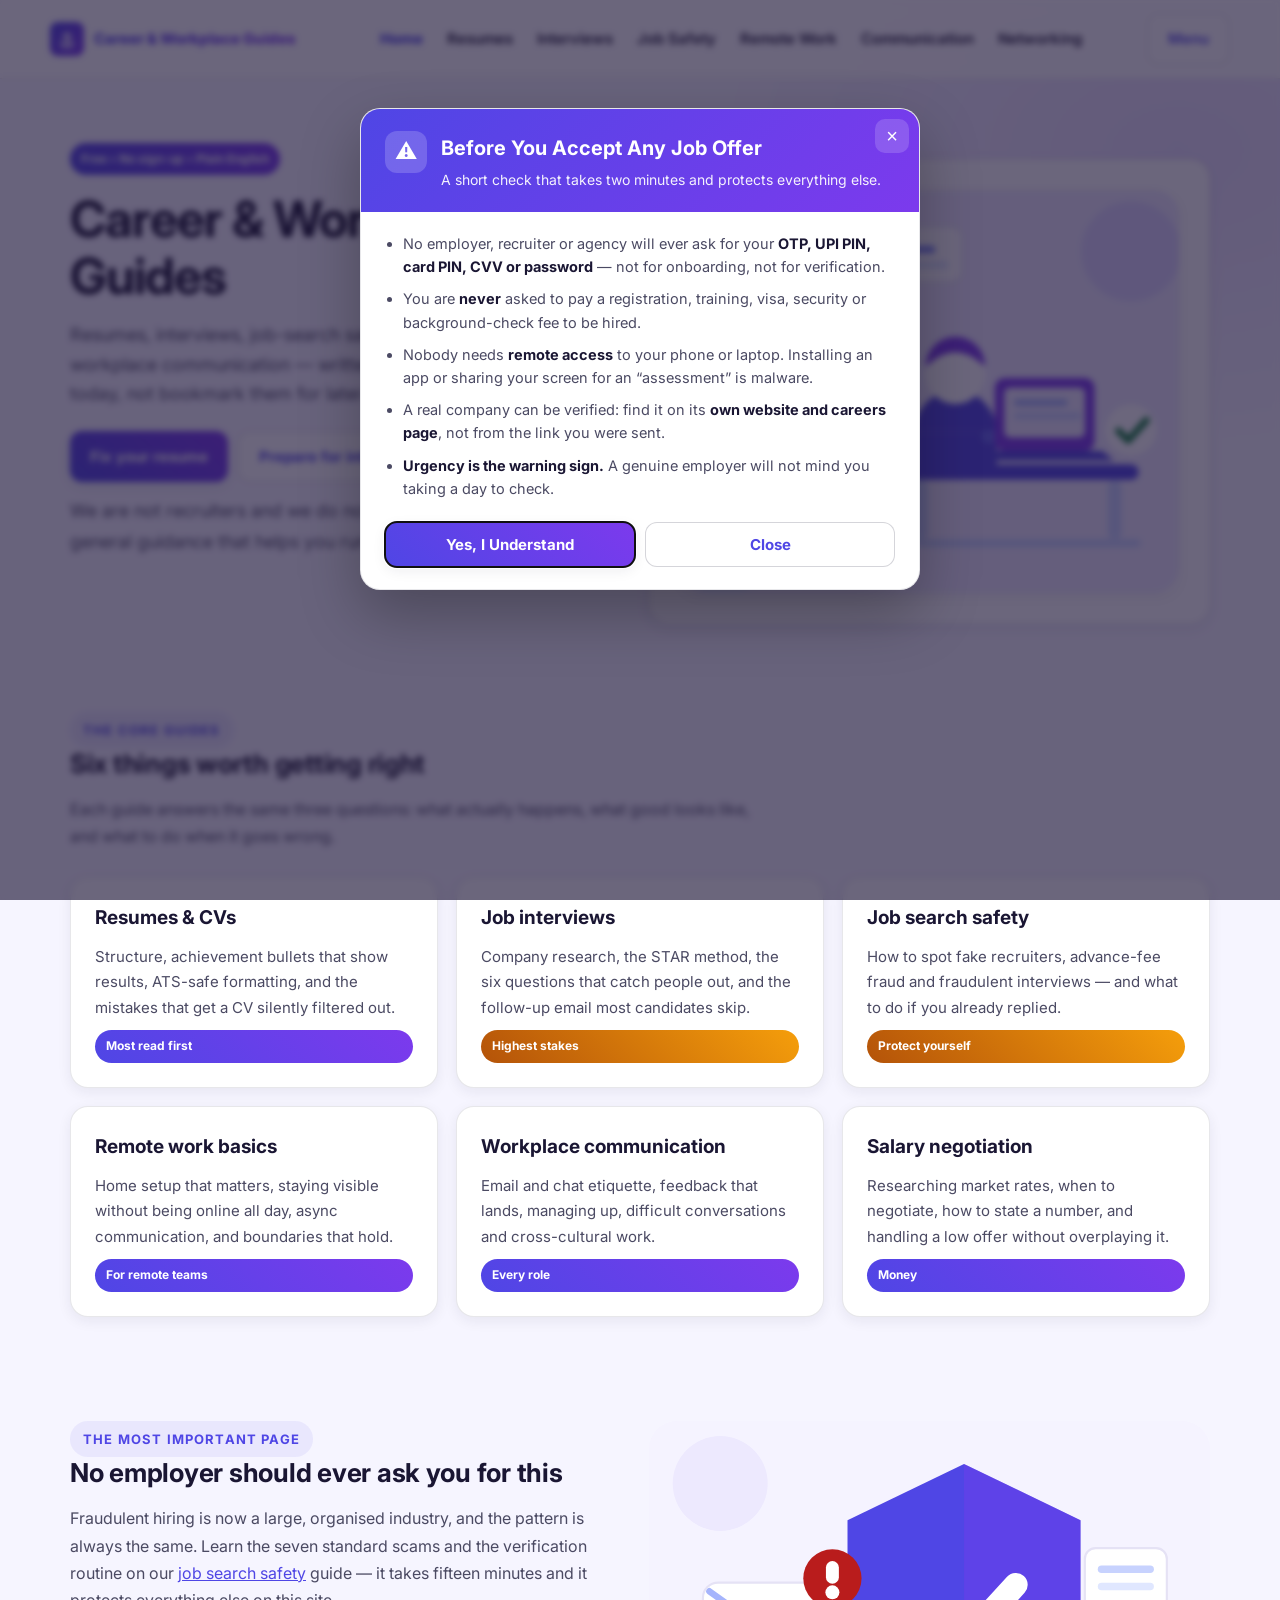
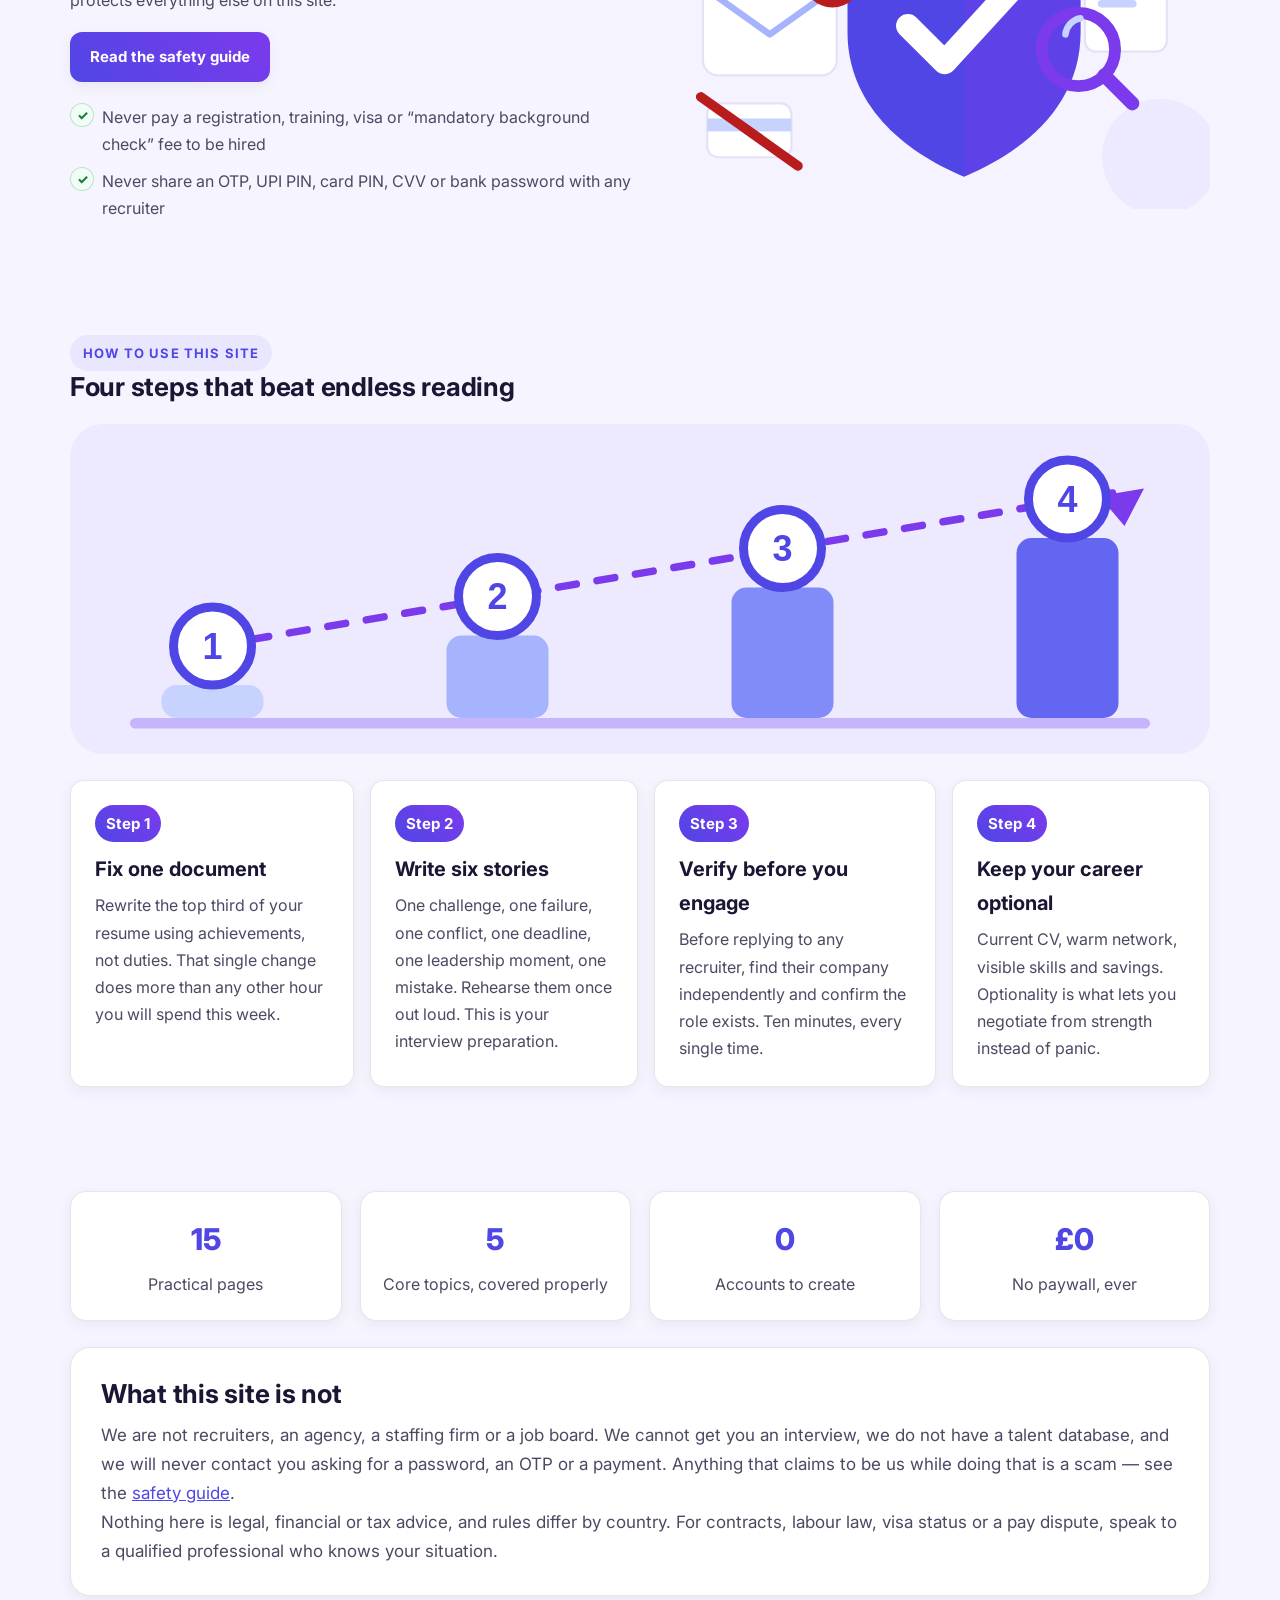
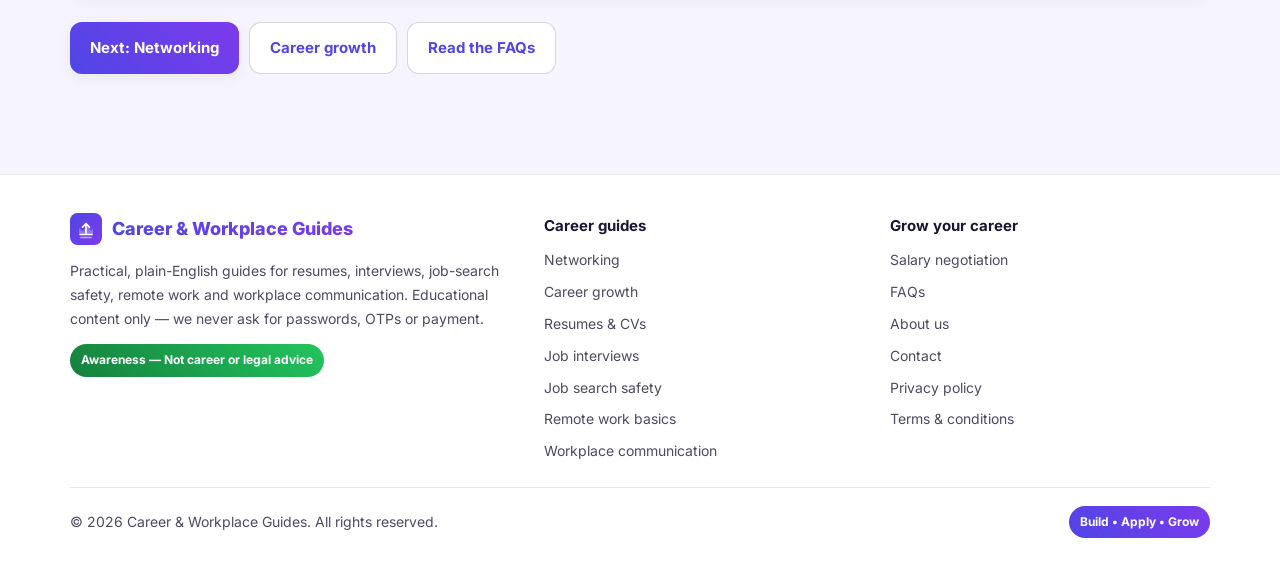
<file: index.html>
<!doctype html>
<html lang="en">

<head>
  <meta charset="utf-8">
  <meta name="viewport" content="width=device-width, initial-scale=1" />
  <link rel="icon" href="favicon.svg">
  <title>Career &amp; Workplace Guides | Resumes, Interviews, Job Safety</title>
  <meta name="description"
    content="Practical, plain-English guides for resumes, interviews, job-search safety, remote work and workplace communication. Free, no sign-up, written to be used.">
  <link rel="preconnect" href="https://fonts.googleapis.com">
  <link rel="preconnect" href="https://fonts.gstatic.com" crossorigin>
  <link href="https://fonts.googleapis.com/css2?family=Inter:wght@400;600;800&display=swap" rel="stylesheet">
  <link rel="stylesheet" href="assets/css/style.css" />
  <script
    type="application/ld+json">{"@context":"https://schema.org","@graph":[{"@type":"WebSite","name":"Career & Workplace Guides","url":"https://careerworkplaceguides.example/","description":"Practical guides for resumes, interviews, job-search safety, remote work and workplace communication."},{"@type":"FAQPage","mainEntity":[{"@type":"Question","name":"Is this site free?","acceptedAnswer":{"@type":"Answer","text":"Completely. No sign-up, no paywall, no email required to read anything. There is no paid tier and no 'premium' unlock."}},{"@type":"Question","name":"Do you help me find a job?","acceptedAnswer":{"@type":"Answer","text":"No. We are not recruiters and we do not have a job board, an agency, or a talent database. We publish general guidance that helps you do the search yourself, and we do not charge fees on anyone's behalf."}},{"@type":"Question","name":"Is this legal or financial advice?","acceptedAnswer":{"@type":"Answer","text":"No. This is general educational information. For anything involving employment contracts, labour law, taxes, visa status or pay disputes, talk to a qualified professional who knows your situation and your country."}}]}]}</script>
</head>

<body>
  <nav class="nav">
    <div class="container nav-inner">
      <a class="logo" href="index.html" aria-label="Career and Workplace Guides home"><img
          src="assets/img/logo-shield.svg" alt="Career and Workplace Guides icon" width="34" height="34"><span> Career
          &amp; Workplace Guides</span></a>
      <div class="menu" data-nav-menu> <a href="index.html" class="active">Home</a>
        <a href="resumes.html">Resumes</a>
        <a href="interviews.html">Interviews</a>
        <a href="job-search-safety.html">Job Safety</a>
        <a href="remote-work.html">Remote Work</a>
        <a href="workplace-communication.html">Communication</a>
        <a href="networking.html">Networking</a>
      </div>
      <div class="right">
        <a class="btn ghost" data-nav-toggle aria-expanded="false">Menu</a>
      </div>
    </div>
  </nav>

  <section class="hero">
    <div class="container">
      <div class="grid-2">
        <div>
          <span class="badge badge-blue">Free &bull; No sign-up &bull; Plain English</span>
          <h1 class="eyebrow-title">Career &amp; Workplace Guides</h1>
          <p style="font-size:18px;line-height:1.65;color:var(--muted);max-width:56ch">Resumes, interviews, job-search
            safety, remote work and workplace communication &mdash; written so you can act on them today, not bookmark
            them for later.</p>
          <div class="kudos">
            <a class="btn" href="resumes.html">Fix your resume</a>
            <a class="btn ghost" href="interviews.html">Prepare for interviews</a>
            <a class="btn ghost" href="job-search-safety.html">Avoid job scams</a>
          </div>
          <p class="hint" style="margin-top:14px">We are not recruiters and we do not have a job board. We publish
            general guidance that helps you run your own search.</p>
        </div>
        <div class="prose-hero">
          <figure class="figure hero-art">
            <img src="assets/img/hero-career.svg" width="520" height="350"
              alt="Illustration of someone working at a desk with a laptop, floating document cards and a rising growth chart.">
          </figure>

        </div>
      </div>
    </div>
  </section>

  <main>
    <section class="section">
      <div class="container">
        <span class="eyebrow">The core guides</span>
        <h2 style="margin:0 0 6px">Six things worth getting right</h2>
        <p style="color:var(--muted);max-width:70ch;margin-bottom:26px">Each guide answers the same three questions:
          what actually happens, what good looks like, and what to do when it goes wrong.</p>
        <div class="showcase">
          <a class="topic" href="resumes.html">
            <h3>Resumes &amp; CVs</h3>
            <p>Structure, achievement bullets that show results, ATS-safe formatting, and the mistakes that get a CV
              silently filtered out.</p>
            <span class="badge">Most read first</span>
          </a>
          <a class="topic" href="interviews.html">
            <h3>Job interviews</h3>
            <p>Company research, the STAR method, the six questions that catch people out, and the follow-up email most
              candidates skip.</p>
            <span class="badge badge-amber">Highest stakes</span>
          </a>
          <a class="topic" href="job-search-safety.html">
            <h3>Job search safety</h3>
            <p>How to spot fake recruiters, advance-fee fraud and fraudulent interviews &mdash; and what to do if you
              already replied.</p>
            <span class="badge badge-amber">Protect yourself</span>
          </a>
          <a class="topic" href="remote-work.html">
            <h3>Remote work basics</h3>
            <p>Home setup that matters, staying visible without being online all day, async communication, and
              boundaries that hold.</p>
            <span class="badge badge-blue">For remote teams</span>
          </a>
          <a class="topic" href="workplace-communication.html">
            <h3>Workplace communication</h3>
            <p>Email and chat etiquette, feedback that lands, managing up, difficult conversations and cross-cultural
              work.</p>
            <span class="badge badge-blue">Every role</span>
          </a>
          <a class="topic" href="salary-negotiation.html">
            <h3>Salary negotiation</h3>
            <p>Researching market rates, when to negotiate, how to state a number, and handling a low offer without
              overplaying it.</p>
            <span class="badge">Money</span>
          </a>
        </div>
      </div>
    </section>

    <section class="section">
      <div class="container">
        <div class="grid-2">
          <div>
            <span class="eyebrow">The most important page</span>
            <h2 style="margin:0 0 12px">No employer should ever ask you for this</h2>
            <p style="color:var(--muted)">Fraudulent hiring is now a large, organised industry, and the pattern is
              always the same. Learn the seven standard scams and the verification routine on our <a
                href="job-search-safety.html">job search safety</a> guide &mdash; it takes fifteen minutes and it
              protects everything else on this site.</p>
            <div class="kudos">
              <a class="btn" href="job-search-safety.html">Read the safety guide</a>
            </div>
            <ul class="checks" style="margin-top:22px">
              <li>Never pay a registration, training, visa or &ldquo;mandatory background check&rdquo; fee to be hired
              </li>
              <li>Never share an OTP, UPI PIN, card PIN, CVV or bank password with any recruiter</li>

            </ul>
          </div>
          <div>
            <figure class="figure" style="margin-bottom:22px">
              <img src="assets/img/safety-check.svg" width="520" height="360" loading="lazy" decoding="async"
                alt="Illustration of a verified shield with a tick, an email marked with a fraud alert, a magnifier over a document, and a payment card crossed out.">
            </figure>

          </div>
        </div>
      </div>
    </section>

    <section class="section">
      <div class="container">
        <span class="eyebrow">How to use this site</span>
        <h2 style="margin:0 0 20px">Four steps that beat endless reading</h2>
        <figure class="figure art-band">
          <img src="assets/img/roadmap-steps.svg" width="760" height="220" loading="lazy" decoding="async"
            alt="Illustration of four numbered steps climbing an ascending bar chart from left to right.">

        </figure>
        <ol class="steps">
          <li class="card">
            <span class="badge badge-blue">Step 1</span>
            <h3 style="margin:10px 0 6px">Fix one document</h3>
            <p style="margin:0;color:var(--muted)">Rewrite the top third of your resume using achievements, not duties.
              That single change does more than any other hour you will spend this week.</p>
          </li>
          <li class="card">
            <span class="badge badge-blue">Step 2</span>
            <h3 style="margin:10px 0 6px">Write six stories</h3>
            <p style="margin:0;color:var(--muted)">One challenge, one failure, one conflict, one deadline, one
              leadership moment, one mistake. Rehearse them once out loud. This is your interview preparation.</p>
          </li>
          <li class="card">
            <span class="badge badge-blue">Step 3</span>
            <h3 style="margin:10px 0 6px">Verify before you engage</h3>
            <p style="margin:0;color:var(--muted)">Before replying to any recruiter, find their company independently
              and confirm the role exists. Ten minutes, every single time.</p>
          </li>
          <li class="card">
            <span class="badge badge-blue">Step 4</span>
            <h3 style="margin:10px 0 6px">Keep your career optional</h3>
            <p style="margin:0;color:var(--muted)">Current CV, warm network, visible skills and savings. Optionality is
              what lets you negotiate from strength instead of panic.</p>
          </li>
        </ol>
      </div>
    </section>

    <section class="section">
      <div class="container">
        <div class="stats">
          <div class="stat">
            <div style="font-size:30px;font-weight:800;color:var(--a)">15</div>
            <p style="margin:6px 0 0;color:var(--muted)">Practical pages</p>
          </div>
          <div class="stat">
            <div style="font-size:30px;font-weight:800;color:var(--a)">5</div>
            <p style="margin:6px 0 0;color:var(--muted)">Core topics, covered properly</p>
          </div>
          <div class="stat">
            <div style="font-size:30px;font-weight:800;color:var(--a)">0</div>
            <p style="margin:6px 0 0;color:var(--muted)">Accounts to create</p>
          </div>
          <div class="stat">
            <div style="font-size:30px;font-weight:800;color:var(--a)">&pound;0</div>
            <p style="margin:6px 0 0;color:var(--muted)">No paywall, ever</p>
          </div>
        </div>
        <div class="prose-hero" style="margin-top:26px">
          <h2 style="margin-top:0">What this site is not</h2>
          <p style="color:var(--muted)">We are not recruiters, an agency, a staffing firm or a job board. We cannot get
            you an interview, we do not have a talent database, and we will never contact you asking for a password, an
            OTP or a payment. Anything that claims to be us while doing that is a scam &mdash; see the <a
              href="job-search-safety.html">safety guide</a>.</p>
          <p style="color:var(--muted);margin-bottom:0">Nothing here is legal, financial or tax advice, and rules differ
            by country. For contracts, labour law, visa status or a pay dispute, speak to a qualified professional who
            knows your situation.</p>
        </div>
        <div class="kudos" style="margin-top:26px">
          <a class="btn" href="networking.html">Next: Networking</a>
          <a class="btn ghost" href="career-growth.html">Career growth</a>
          <a class="btn ghost" href="faqs.html">Read the FAQs</a>
        </div>
      </div>
    </section>
  </main>

  <!-- job offer safety modal -->
  <div class="modal" id="scam-alert" role="dialog" aria-modal="true" aria-labelledby="scam-alert-title"
    aria-describedby="scam-alert-desc" hidden>
    <div class="modal-overlay" data-modal-close></div>
    <div class="modal-card">
      <div class="modal-top">
        <span class="modal-badge" aria-hidden="true">&#9888;</span>
        <div>
          <h2 id="scam-alert-title">Before You Accept Any Job Offer</h2>
          <p id="scam-alert-desc">A short check that takes two minutes and protects everything else.</p>
        </div>
        <button class="modal-close" type="button" data-modal-close aria-label="Close">&#215;</button>
      </div>
      <div class="modal-body">
        <ul>
          <li>No employer, recruiter or agency will ever ask for your <b>OTP, UPI PIN, card PIN, CVV or password</b>
            &mdash; not for onboarding, not for verification.</li>
          <li>You are <b>never</b> asked to pay a registration, training, visa, security or background-check fee to be
            hired.</li>
          <li>Nobody needs <b>remote access</b> to your phone or laptop. Installing an app or sharing your screen for an
            &ldquo;assessment&rdquo; is malware.</li>
          <li>A real company can be verified: find it on its <b>own website and careers page</b>, not from the link you
            were sent.</li>
          <li><b>Urgency is the warning sign.</b> A genuine employer will not mind you taking a day to check.</li>
        </ul>
      </div>
      <div class="modal-foot">
        <button class="btn" type="button" data-modal-accept>Yes, I Understand</button>
        <button class="btn ghost" type="button" data-modal-close>Close</button>
      </div>
    </div>
  </div>
  <div class="container" style="padding:0 0 28px">
    <button class="modal-reopen" type="button" data-modal-open hidden>Show the alert again</button>
  </div>

  <footer class="footer">
    <div class="container">
      <div class="footer-grid">
        <div>
          <a class="logo" href="index.html"><img src="assets/img/logo-shield.svg" alt="" width="32" height="32"><span>
              Career &amp; Workplace Guides</span></a>
          <p>Practical, plain-English guides for resumes, interviews, job-search safety, remote work and workplace
            communication. Educational content only &mdash; we never ask for passwords, OTPs or payment.</p>
          <span class="badge badge-green">Awareness &mdash; Not career or legal advice</span>
        </div>
        <div>
          <h4>Career guides</h4>
          <ul class="footer-links">
            <li><a href="networking.html">Networking</a></li>
            <li><a href="career-growth.html">Career growth</a></li>
            <li><a href="resumes.html">Resumes &amp; CVs</a></li>
            <li><a href="interviews.html">Job interviews</a></li>
            <li><a href="job-search-safety.html">Job search safety</a></li>
            <li><a href="remote-work.html">Remote work basics</a></li>
            <li><a href="workplace-communication.html">Workplace communication</a></li>
          </ul>
        </div>
        <div>
          <h4>Grow your career</h4>
          <ul class="footer-links">
            <li><a href="salary-negotiation.html">Salary negotiation</a></li>
            <li><a href="faqs.html">FAQs</a></li>
            <li><a href="about.html">About us</a></li>
            <li><a href="contact-us.html">Contact</a></li>
            <li><a href="privacy-policy.html">Privacy policy</a></li>
            <li><a href="terms-conditions.html">Terms &amp; conditions</a></li>
          </ul>
        </div>
      </div>
      <div class="footer-bottom">
        <div>&copy; <span data-year>2026</span> Career &amp; Workplace Guides. All rights reserved.</div>
        <div style="display:flex;gap:10px;align-items:center;flex-wrap:wrap"><span class="badge">Build &bull; Apply
            &bull; Grow</span></div>
      </div>
    </div>
  </footer>
  <script src="assets/js/main.js"></script>
</body>

</html>
</file>
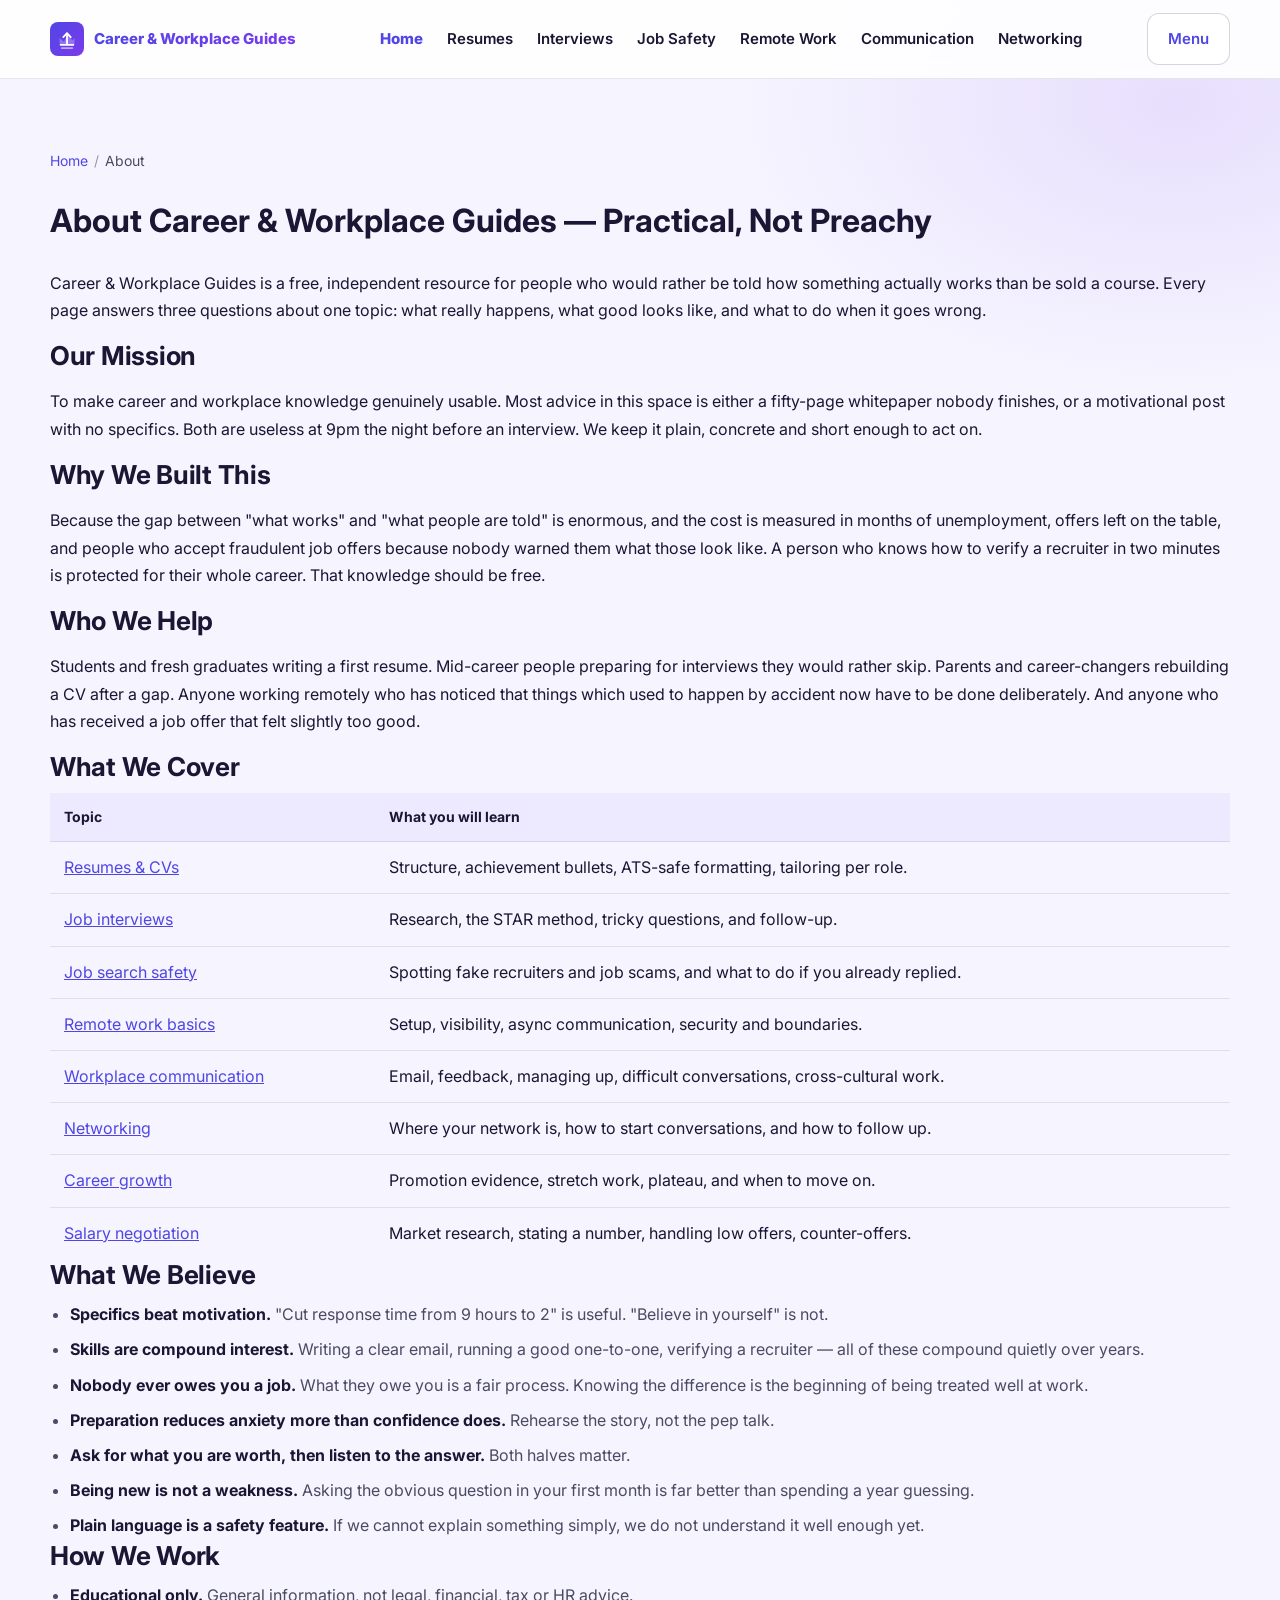
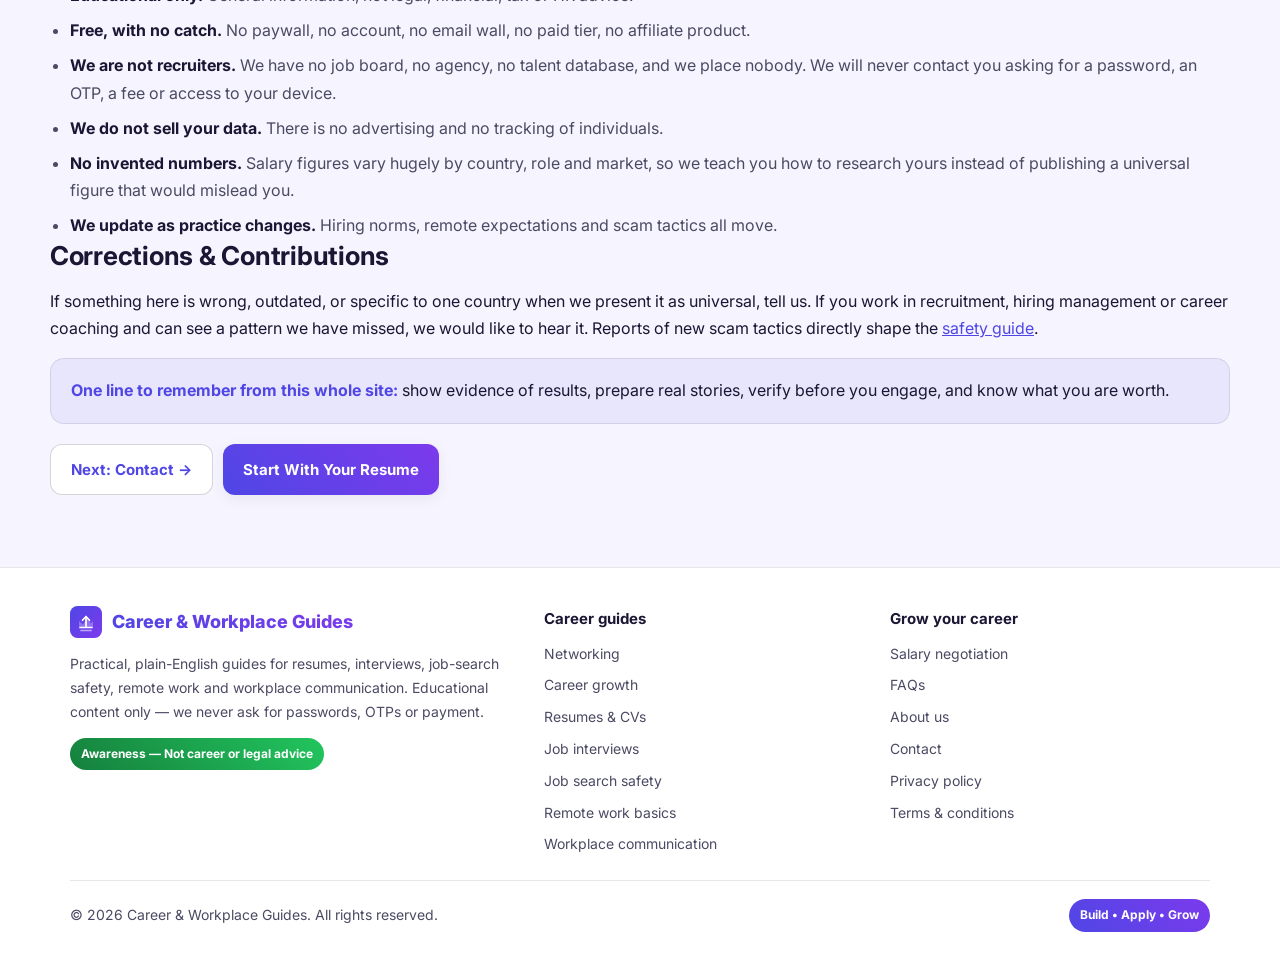
<file: about.html>
<!doctype html>
<html lang="en">
<head>
<meta charset="utf-8">
<meta name="viewport" content="width=device-width, initial-scale=1"/>
<link rel="icon" href="favicon.svg">
<title>About | Career &amp; Workplace Guides</title>
<meta name="description" content="About Career and Workplace Guides: an independent, free resource with plain-English guides on resumes, interviews, job-search safety, remote work and workplace communication.">
<link rel="preconnect" href="https://fonts.googleapis.com"><link rel="preconnect" href="https://fonts.gstatic.com" crossorigin>
<link href="https://fonts.googleapis.com/css2?family=Inter:wght@400;600;800&display=swap" rel="stylesheet">
<link rel="stylesheet" href="assets/css/style.css" />
<script type="application/ld+json">{"@context":"https://schema.org","@graph":[{"@type":"AboutPage","name":"About Career & Workplace Guides","url":"https://careerworkplaceguides.example/about.html"},{"@type":"Organization","name":"Career & Workplace Guides","url":"https://careerworkplaceguides.example"}]}</script>
</head>
<body>
  <nav class="nav">
    <div class="container nav-inner">
      <a class="logo" href="index.html" aria-label="Career and Workplace Guides home"><img
          src="assets/img/logo-shield.svg" alt="Career and Workplace Guides icon" width="34" height="34"><span> Career
          &amp; Workplace Guides</span></a>
      <div class="menu" data-nav-menu> <a href="index.html" class="active">Home</a>
        <a href="resumes.html">Resumes</a>
        <a href="interviews.html">Interviews</a>
        <a href="job-search-safety.html">Job Safety</a>
        <a href="remote-work.html">Remote Work</a>
        <a href="workplace-communication.html">Communication</a>
        <a href="networking.html">Networking</a>
      </div>
      <div class="right">
        <a class="btn ghost" data-nav-toggle aria-expanded="false">Menu</a>
      </div>
    </div>
  </nav>
<main class="section container">
  <nav class="breadcrumb"><a href="index.html">Home</a><span class="sep">/</span><span>About</span></nav>
  <h1>About Career &amp; Workplace Guides &mdash; Practical, Not Preachy</h1>
  <p>Career &amp; Workplace Guides is a free, independent resource for people who would rather be told how something actually works than be sold a course. Every page answers three questions about one topic: what really happens, what good looks like, and what to do when it goes wrong.</p>
  <h2>Our Mission</h2><p>To make career and workplace knowledge genuinely usable. Most advice in this space is either a fifty-page whitepaper nobody finishes, or a motivational post with no specifics. Both are useless at 9pm the night before an interview. We keep it plain, concrete and short enough to act on.</p>
  <h2>Why We Built This</h2><p>Because the gap between "what works" and "what people are told" is enormous, and the cost is measured in months of unemployment, offers left on the table, and people who accept fraudulent job offers because nobody warned them what those look like. A person who knows how to verify a recruiter in two minutes is protected for their whole career. That knowledge should be free.</p>
  <h2>Who We Help</h2><p>Students and fresh graduates writing a first resume. Mid-career people preparing for interviews they would rather skip. Parents and career-changers rebuilding a CV after a gap. Anyone working remotely who has noticed that things which used to happen by accident now have to be done deliberately. And anyone who has received a job offer that felt slightly too good.</p>
  <h2>What We Cover</h2>
  <table class="table"><thead><tr><th>Topic</th><th>What you will learn</th></tr></thead><tbody><tr><td><a href="resumes.html">Resumes &amp; CVs</a></td><td>Structure, achievement bullets, ATS-safe formatting, tailoring per role.</td></tr><tr><td><a href="interviews.html">Job interviews</a></td><td>Research, the STAR method, tricky questions, and follow-up.</td></tr><tr><td><a href="job-search-safety.html">Job search safety</a></td><td>Spotting fake recruiters and job scams, and what to do if you already replied.</td></tr><tr><td><a href="remote-work.html">Remote work basics</a></td><td>Setup, visibility, async communication, security and boundaries.</td></tr><tr><td><a href="workplace-communication.html">Workplace communication</a></td><td>Email, feedback, managing up, difficult conversations, cross-cultural work.</td></tr><tr><td><a href="networking.html">Networking</a></td><td>Where your network is, how to start conversations, and how to follow up.</td></tr><tr><td><a href="career-growth.html">Career growth</a></td><td>Promotion evidence, stretch work, plateau, and when to move on.</td></tr><tr><td><a href="salary-negotiation.html">Salary negotiation</a></td><td>Market research, stating a number, handling low offers, counter-offers.</td></tr></tbody></table>
  <h2>What We Believe</h2>
  <ul class="list">
    <li><strong>Specifics beat motivation.</strong> "Cut response time from 9 hours to 2" is useful. "Believe in yourself" is not.</li>
    <li><strong>Skills are compound interest.</strong> Writing a clear email, running a good one-to-one, verifying a recruiter &mdash; all of these compound quietly over years.</li>
    <li><strong>Nobody ever owes you a job.</strong> What they owe you is a fair process. Knowing the difference is the beginning of being treated well at work.</li>
    <li><strong>Preparation reduces anxiety more than confidence does.</strong> Rehearse the story, not the pep talk.</li>
    <li><strong>Ask for what you are worth, then listen to the answer.</strong> Both halves matter.</li>
    <li><strong>Being new is not a weakness.</strong> Asking the obvious question in your first month is far better than spending a year guessing.</li>
    <li><strong>Plain language is a safety feature.</strong> If we cannot explain something simply, we do not understand it well enough yet.</li>
  </ul>
  <h2>How We Work</h2>
  <ul class="list">
    <li><strong>Educational only.</strong> General information, not legal, financial, tax or HR advice.</li>
    <li><strong>Free, with no catch.</strong> No paywall, no account, no email wall, no paid tier, no affiliate product.</li>
    <li><strong>We are not recruiters.</strong> We have no job board, no agency, no talent database, and we place nobody. We will never contact you asking for a password, an OTP, a fee or access to your device.</li>
    <li><strong>We do not sell your data.</strong> There is no advertising and no tracking of individuals.</li>
    <li><strong>No invented numbers.</strong> Salary figures vary hugely by country, role and market, so we teach you how to research yours instead of publishing a universal figure that would mislead you.</li>
    <li><strong>We update as practice changes.</strong> Hiring norms, remote expectations and scam tactics all move.</li>
  </ul>
  <h2>Corrections &amp; Contributions</h2>
  <p>If something here is wrong, outdated, or specific to one country when we present it as universal, tell us. If you work in recruitment, hiring management or career coaching and can see a pattern we have missed, we would like to hear it. Reports of new scam tactics directly shape the <a href="job-search-safety.html">safety guide</a>.</p>
  <div class="note"><b>One line to remember from this whole site:</b> show evidence of results, prepare real stories, verify before you engage, and know what you are worth.</div>
  <div style="display:flex;gap:10px;flex-wrap:wrap;margin-top:20px"><a class="btn ghost" href="contact-us.html">Next: Contact &rarr;</a><a class="btn" href="resumes.html">Start With Your Resume</a></div>
</main>
<footer class="footer">
  <div class="container">
    <div class="footer-grid">
      <div>
        <a class="logo" href="index.html"><img src="assets/img/logo-shield.svg" alt="" width="32" height="32"><span> Career &amp; Workplace Guides</span></a>
        <p>Practical, plain-English guides for resumes, interviews, job-search safety, remote work and workplace communication. Educational content only &mdash; we never ask for passwords, OTPs or payment.</p>
        <span class="badge badge-green">Awareness &mdash; Not career or legal advice</span>
      </div>
      <div>
        <h4>Career guides</h4>
        <ul class="footer-links">
           <li><a href="networking.html">Networking</a></li>
          <li><a href="career-growth.html">Career growth</a></li>
          <li><a href="resumes.html">Resumes &amp; CVs</a></li>
          <li><a href="interviews.html">Job interviews</a></li>
          <li><a href="job-search-safety.html">Job search safety</a></li>
          <li><a href="remote-work.html">Remote work basics</a></li>
          <li><a href="workplace-communication.html">Workplace communication</a></li>
        </ul>
      </div>
      <div>
        <h4>Grow your career</h4>
        <ul class="footer-links">
         
          <li><a href="salary-negotiation.html">Salary negotiation</a></li>
          <li><a href="faqs.html">FAQs</a></li>
          <li><a href="about.html">About us</a></li>
          <li><a href="contact-us.html">Contact</a></li>
          <li><a href="privacy-policy.html">Privacy policy</a></li>
          <li><a href="terms-conditions.html">Terms &amp; conditions</a></li>
        </ul>
      </div>
    </div>
    <div class="footer-bottom">
      <div>&copy; <span data-year>2026</span> Career &amp; Workplace Guides. All rights reserved.</div>
      <div style="display:flex;gap:10px;align-items:center;flex-wrap:wrap"><span class="badge">Build &bull; Apply &bull; Grow</span></div>
    </div>
  </div>
</footer>
<script src="assets/js/main.js"></script>
</body>
</html>
</file>
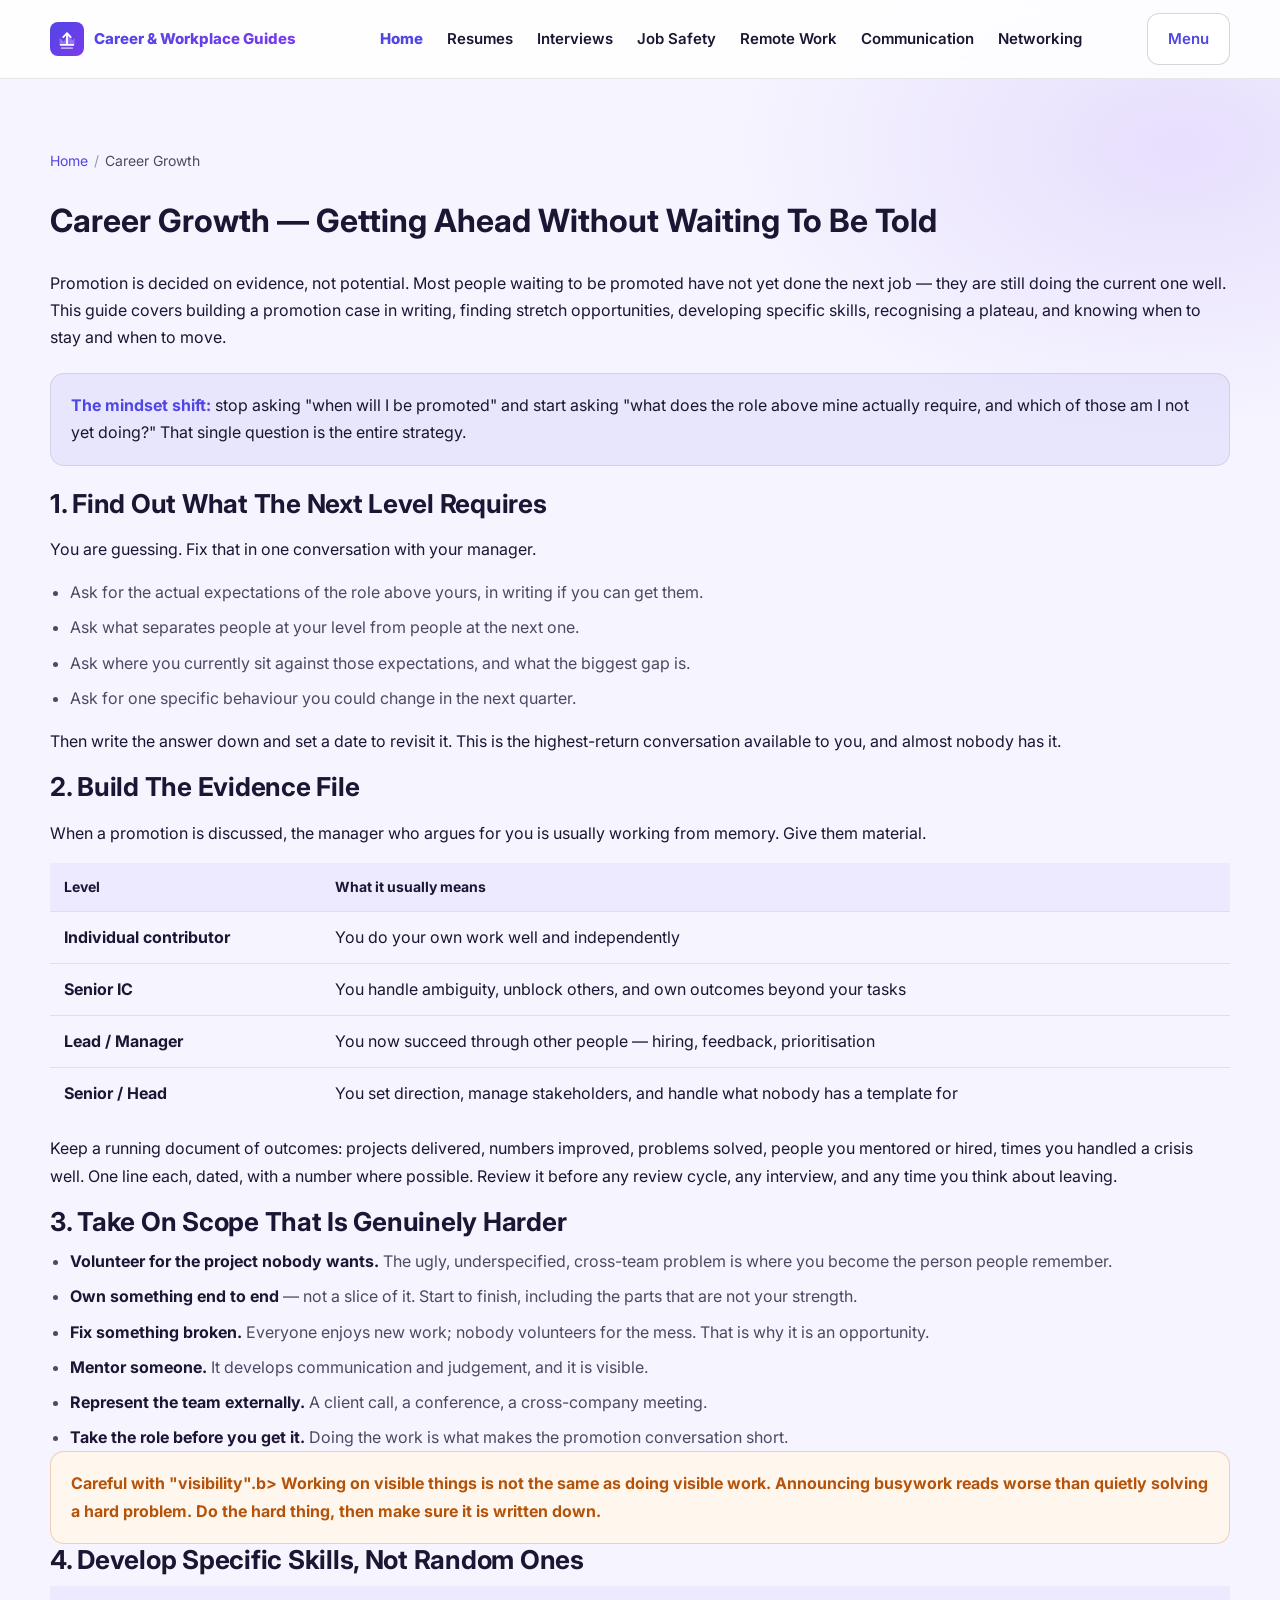
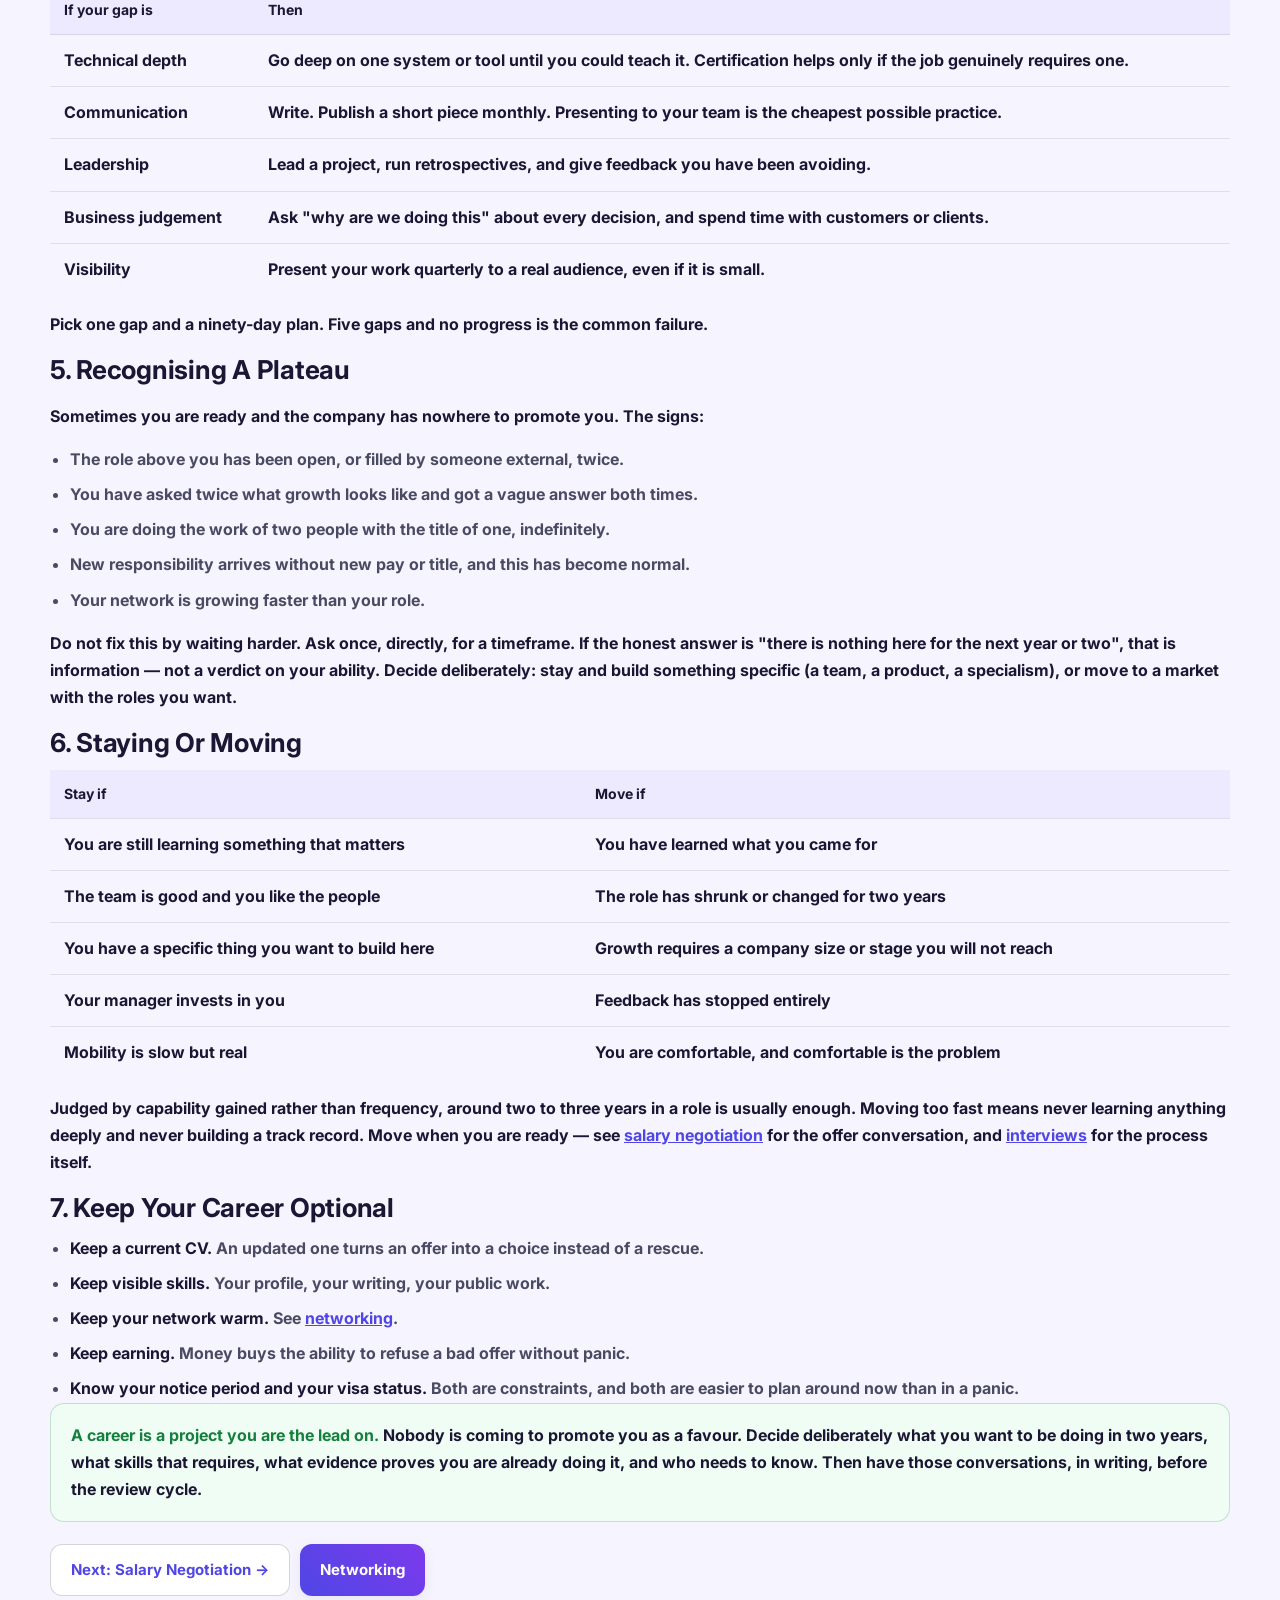
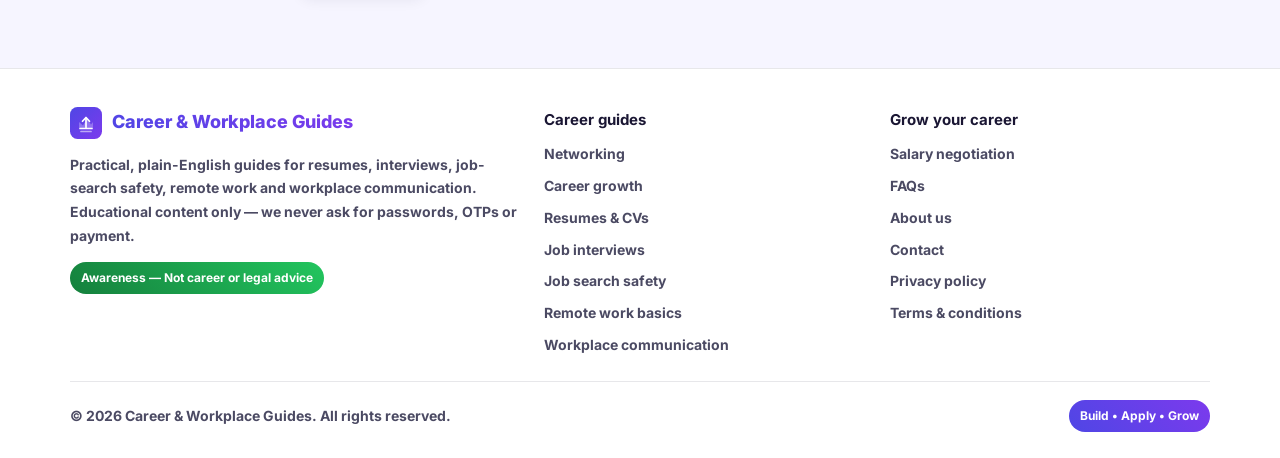
<file: career-growth.html>
<!doctype html>
<html lang="en">
<head>
<meta charset="utf-8">
<meta name="viewport" content="width=device-width, initial-scale=1"/>
<link rel="icon" href="favicon.svg">
<title>Career Growth &amp; Promotion | Career &amp; Workplace Guides</title>
<meta name="description" content="How to grow your career: building a promotion case, finding stretch opportunities, developing skills deliberately, handling a plateau, and deciding whether to stay or move on.">
<link rel="preconnect" href="https://fonts.googleapis.com"><link rel="preconnect" href="https://fonts.gstatic.com" crossorigin>
<link href="https://fonts.googleapis.com/css2?family=Inter:wght@400;600;800&display=swap" rel="stylesheet">
<link rel="stylesheet" href="assets/css/style.css" />
<script type="application/ld+json">{"@context":"https://schema.org","@graph":[{"@type":"Article","headline":"Career Growth \u2014 Getting Promoted Without Waiting To Be Asked","url":"https://careerworkplaceguides.example/career-growth.html"},{"@type":"FAQPage","mainEntity":[{"@type":"Question","name":"How do I get promoted?","acceptedAnswer":{"@type":"Answer","text":"By doing the next role well before you are given it, and making it visible in writing. Most managers promote on evidence, not potential. Take on scope that is genuinely harder, deliver it reliably, record the results, and have an explicit conversation about what the next level requires."}},{"@type":"Question","name":"What if I am stuck at the same level for a long time?","acceptedAnswer":{"@type":"Answer","text":"First establish whether the ceiling is the role, the company, or your own development. Ask your manager directly what the next level requires and where you fall short against it. If the answer is unclear after two attempts, the market for your skills is the fastest route out."}},{"@type":"Question","name":"Should I change jobs often?","acceptedAnswer":{"@type":"Answer","text":"Judged by capability gained, not by frequency. Around two to three years in a role is usually enough to be useful; moving too fast means never learning anything deeply and building no track record. Move when you have learned what you came for, not when a role becomes slightly uncomfortable."}}]}]}</script>
</head>
<body>
  <nav class="nav">
    <div class="container nav-inner">
      <a class="logo" href="index.html" aria-label="Career and Workplace Guides home"><img
          src="assets/img/logo-shield.svg" alt="Career and Workplace Guides icon" width="34" height="34"><span> Career
          &amp; Workplace Guides</span></a>
      <div class="menu" data-nav-menu> <a href="index.html" class="active">Home</a>
        <a href="resumes.html">Resumes</a>
        <a href="interviews.html">Interviews</a>
        <a href="job-search-safety.html">Job Safety</a>
        <a href="remote-work.html">Remote Work</a>
        <a href="workplace-communication.html">Communication</a>
        <a href="networking.html">Networking</a>
      </div>
      <div class="right">
        <a class="btn ghost" data-nav-toggle aria-expanded="false">Menu</a>
      </div>
    </div>
  </nav>
<main class="section container">
  <nav class="breadcrumb"><a href="index.html">Home</a><span class="sep">/</span><span>Career Growth</span></nav>
  <h1>Career Growth &mdash; Getting Ahead Without Waiting To Be Told</h1>
  <p>Promotion is decided on evidence, not potential. Most people waiting to be promoted have not yet done the next job &mdash; they are still doing the current one well. This guide covers building a promotion case in writing, finding stretch opportunities, developing specific skills, recognising a plateau, and knowing when to stay and when to move.</p>
  <div class="note" style="margin:22px 0"><b>The mindset shift:</b> stop asking "when will I be promoted" and start asking "what does the role above mine actually require, and which of those am I not yet doing?" That single question is the entire strategy.</div>

  <h2>1. Find Out What The Next Level Requires</h2>
  <p>You are guessing. Fix that in one conversation with your manager.</p>
  <ul class="list">
    <li>Ask for the actual expectations of the role above yours, in writing if you can get them.</li>
    <li>Ask what separates people at your level from people at the next one.</li>
    <li>Ask where you currently sit against those expectations, and what the biggest gap is.</li>
    <li>Ask for one specific behaviour you could change in the next quarter.</li>
  </ul>
  <p>Then write the answer down and set a date to revisit it. This is the highest-return conversation available to you, and almost nobody has it.</p>

  <h2>2. Build The Evidence File</h2>
  <p>When a promotion is discussed, the manager who argues for you is usually working from memory. Give them material.</p>
  <table class="table"><thead><tr><th>Level</th><th>What it usually means</th></tr></thead><tbody><tr><td><strong>Individual contributor</strong></td><td>You do your own work well and independently</td></tr><tr><td><strong>Senior IC</strong></td><td>You handle ambiguity, unblock others, and own outcomes beyond your tasks</td></tr><tr><td><strong>Lead / Manager</strong></td><td>You now succeed through other people &mdash; hiring, feedback, prioritisation</td></tr><tr><td><strong>Senior / Head</strong></td><td>You set direction, manage stakeholders, and handle what nobody has a template for</td></tr></tbody></table>
  <p>Keep a running document of outcomes: projects delivered, numbers improved, problems solved, people you mentored or hired, times you handled a crisis well. One line each, dated, with a number where possible. Review it before any review cycle, any interview, and any time you think about leaving.</p>

  <h2>3. Take On Scope That Is Genuinely Harder</h2>
  <ul class="list">
    <li><strong>Volunteer for the project nobody wants.</strong> The ugly, underspecified, cross-team problem is where you become the person people remember.</li>
    <li><strong>Own something end to end</strong> &mdash; not a slice of it. Start to finish, including the parts that are not your strength.</li>
    <li><strong>Fix something broken.</strong> Everyone enjoys new work; nobody volunteers for the mess. That is why it is an opportunity.</li>
    <li><strong>Mentor someone.</strong> It develops communication and judgement, and it is visible.</li>
    <li><strong>Represent the team externally.</strong> A client call, a conference, a cross-company meeting.</li>
    <li><strong>Take the role before you get it.</strong> Doing the work is what makes the promotion conversation short.</li>
  </ul>
  <div class="note warn"><b>Careful with "visibility".b> Working on visible things is not the same as doing visible work. Announcing busywork reads worse than quietly solving a hard problem. Do the hard thing, then make sure it is written down.</div>

  <h2>4. Develop Specific Skills, Not Random Ones</h2>
  <table class="table"><thead><tr><th>If your gap is</th><th>Then</th></tr></thead><tbody><tr><td>Technical depth</td><td>Go deep on one system or tool until you could teach it. Certification helps only if the job genuinely requires one.</td></tr><tr><td>Communication</td><td>Write. Publish a short piece monthly. Presenting to your team is the cheapest possible practice.</td></tr><tr><td>Leadership</td><td>Lead a project, run retrospectives, and give feedback you have been avoiding.</td></tr><tr><td>Business judgement</td><td>Ask "why are we doing this" about every decision, and spend time with customers or clients.</td></tr><tr><td>Visibility</td><td>Present your work quarterly to a real audience, even if it is small.</td></tr></tbody></table>
  <p>Pick one gap and a ninety-day plan. Five gaps and no progress is the common failure.</p>

  <h2>5. Recognising A Plateau</h2>
  <p>Sometimes you are ready and the company has nowhere to promote you. The signs:</p>
  <ul class="list">
    <li>The role above you has been open, or filled by someone external, twice.</li>
    <li>You have asked twice what growth looks like and got a vague answer both times.</li>
    <li>You are doing the work of two people with the title of one, indefinitely.</li>
    <li>New responsibility arrives without new pay or title, and this has become normal.</li>
    <li>Your network is growing faster than your role.</li>
  </ul>
  <p>Do not fix this by waiting harder. Ask once, directly, for a timeframe. If the honest answer is "there is nothing here for the next year or two", that is information &mdash; not a verdict on your ability. Decide deliberately: stay and build something specific (a team, a product, a specialism), or move to a market with the roles you want.</p>

  <h2>6. Staying Or Moving</h2>
  <table class="table"><thead><tr><th>Stay if</th><th>Move if</th></tr></thead><tbody><tr><td>You are still learning something that matters</td><td>You have learned what you came for</td></tr><tr><td>The team is good and you like the people</td><td>The role has shrunk or changed for two years</td></tr><tr><td>You have a specific thing you want to build here</td><td>Growth requires a company size or stage you will not reach</td></tr><tr><td>Your manager invests in you</td><td>Feedback has stopped entirely</td></tr><tr><td>Mobility is slow but real</td><td>You are comfortable, and comfortable is the problem</td></tr></tbody></table>
  <p>Judged by capability gained rather than frequency, around two to three years in a role is usually enough. Moving too fast means never learning anything deeply and never building a track record. Move when you are ready &mdash; see <a href="salary-negotiation.html">salary negotiation</a> for the offer conversation, and <a href="interviews.html">interviews</a> for the process itself.</p>

  <h2>7. Keep Your Career Optional</h2>
  <ul class="list">
    <li><strong>Keep a current CV.</strong> An updated one turns an offer into a choice instead of a rescue.</li>
    <li><strong>Keep visible skills.</strong> Your profile, your writing, your public work.</li>
    <li><strong>Keep your network warm.</strong> See <a href="networking.html">networking</a>.</li>
    <li><strong>Keep earning.</strong> Money buys the ability to refuse a bad offer without panic.</li>
    <li><strong>Know your notice period and your visa status.</strong> Both are constraints, and both are easier to plan around now than in a panic.</li>
  </ul>
  <div class="note ok"><b>A career is a project you are the lead on.</b> Nobody is coming to promote you as a favour. Decide deliberately what you want to be doing in two years, what skills that requires, what evidence proves you are already doing it, and who needs to know. Then have those conversations, in writing, before the review cycle.</div>
  <div style="display:flex;gap:10px;flex-wrap:wrap;margin-top:22px"><a class="btn ghost" href="salary-negotiation.html">Next: Salary Negotiation &rarr;</a><a class="btn" href="networking.html">Networking</a></div>
</main>
<footer class="footer">
  <div class="container">
    <div class="footer-grid">
      <div>
        <a class="logo" href="index.html"><img src="assets/img/logo-shield.svg" alt="" width="32" height="32"><span> Career &amp; Workplace Guides</span></a>
        <p>Practical, plain-English guides for resumes, interviews, job-search safety, remote work and workplace communication. Educational content only &mdash; we never ask for passwords, OTPs or payment.</p>
        <span class="badge badge-green">Awareness &mdash; Not career or legal advice</span>
      </div>
      <div>
        <h4>Career guides</h4>
        <ul class="footer-links">
           <li><a href="networking.html">Networking</a></li>
          <li><a href="career-growth.html">Career growth</a></li>
          <li><a href="resumes.html">Resumes &amp; CVs</a></li>
          <li><a href="interviews.html">Job interviews</a></li>
          <li><a href="job-search-safety.html">Job search safety</a></li>
          <li><a href="remote-work.html">Remote work basics</a></li>
          <li><a href="workplace-communication.html">Workplace communication</a></li>
        </ul>
      </div>
      <div>
        <h4>Grow your career</h4>
        <ul class="footer-links">
         
          <li><a href="salary-negotiation.html">Salary negotiation</a></li>
          <li><a href="faqs.html">FAQs</a></li>
          <li><a href="about.html">About us</a></li>
          <li><a href="contact-us.html">Contact</a></li>
          <li><a href="privacy-policy.html">Privacy policy</a></li>
          <li><a href="terms-conditions.html">Terms &amp; conditions</a></li>
        </ul>
      </div>
    </div>
    <div class="footer-bottom">
      <div>&copy; <span data-year>2026</span> Career &amp; Workplace Guides. All rights reserved.</div>
      <div style="display:flex;gap:10px;align-items:center;flex-wrap:wrap"><span class="badge">Build &bull; Apply &bull; Grow</span></div>
    </div>
  </div>
</footer>
<script src="assets/js/main.js"></script>
</body>
</html>
</file>
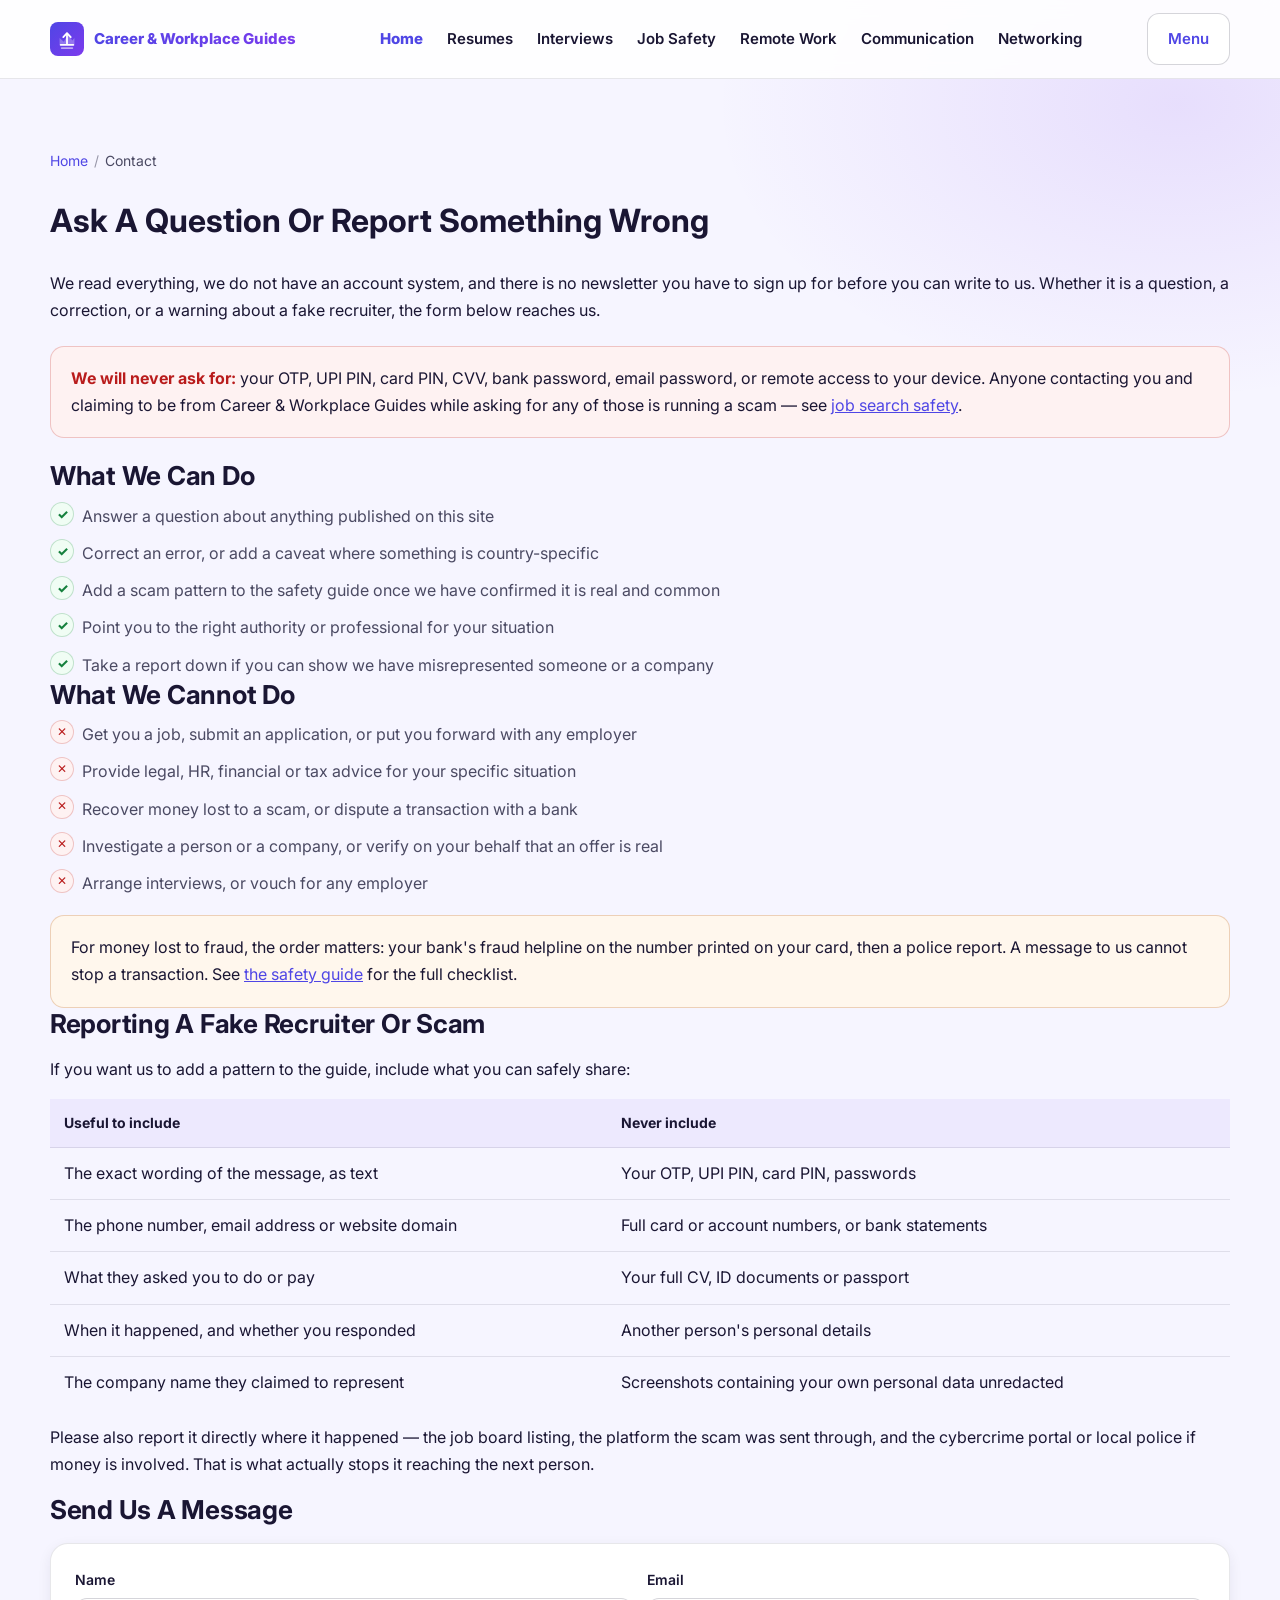
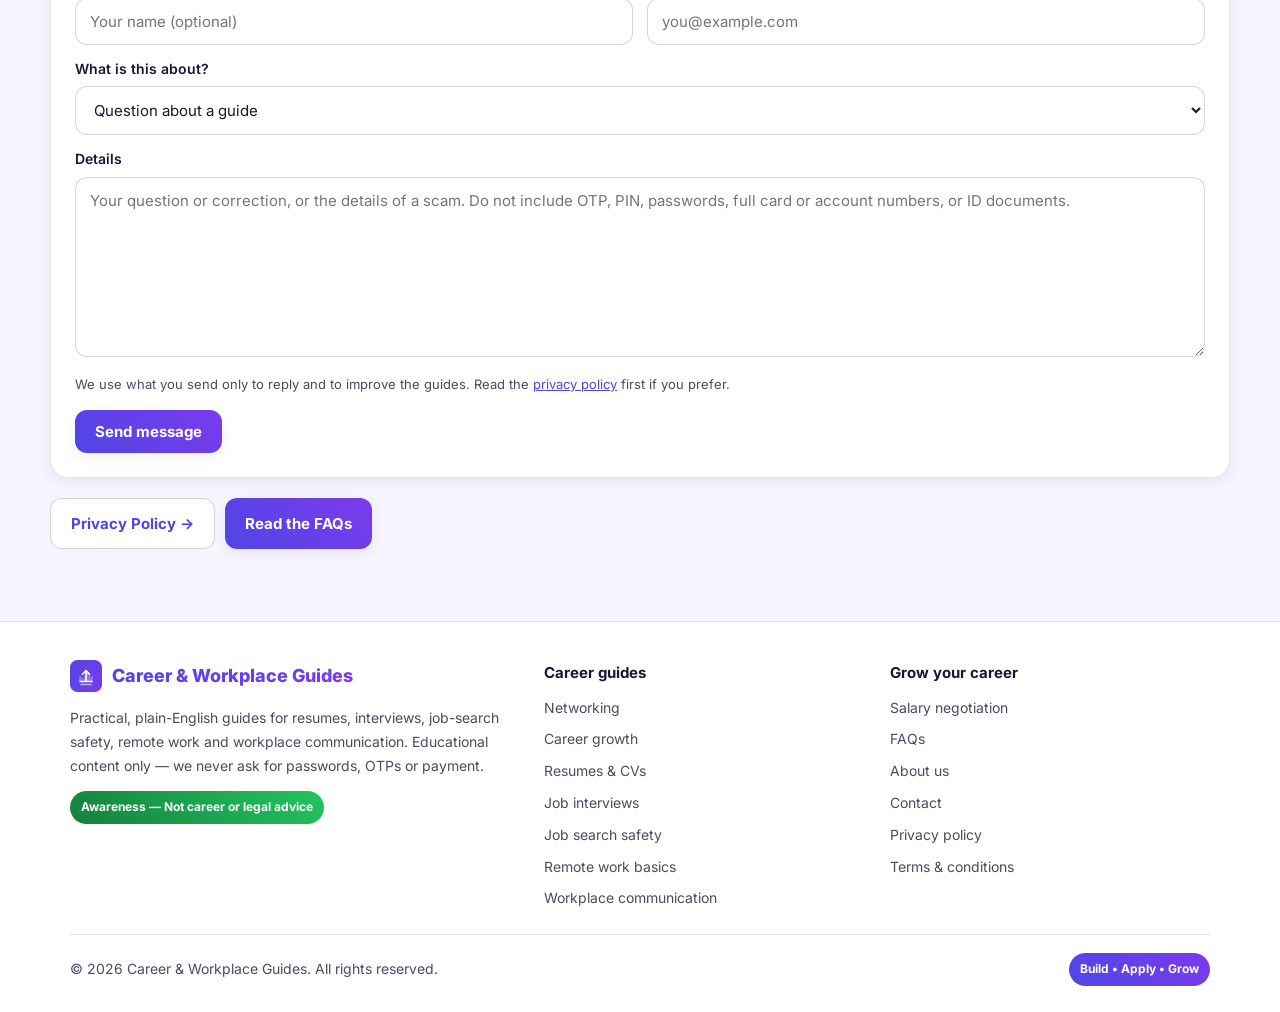
<file: contact-us.html>
<!doctype html>
<html lang="en">

<head>
  <meta charset="utf-8">
  <meta name="viewport" content="width=device-width, initial-scale=1" />
  <link rel="icon" href="favicon.svg">
  <title>Contact | Career &amp; Workplace Guides</title>
  <meta name="description" content="Ask a question, send a correction, or report a fake recruiter or job scam. What we can and cannot help with, and what to include in a scam report.">
  <link rel="preconnect" href="https://fonts.googleapis.com">
  <link rel="preconnect" href="https://fonts.gstatic.com" crossorigin>
  <link href="https://fonts.googleapis.com/css2?family=Inter:wght@400;600;800&display=swap" rel="stylesheet">
  <link rel="stylesheet" href="assets/css/style.css" />
  <script type="application/ld+json">{"@context":"https://schema.org","@type":"ContactPage","name":"Contact","url":"https://careerworkplaceguides.example/contact-us.html"}</script>
</head>

<body>
  <nav class="nav">
    <div class="container nav-inner">
      <a class="logo" href="index.html" aria-label="Career and Workplace Guides home"><img
          src="assets/img/logo-shield.svg" alt="Career and Workplace Guides icon" width="34" height="34"><span> Career
          &amp; Workplace Guides</span></a>
      <div class="menu" data-nav-menu> <a href="index.html" class="active">Home</a>
        <a href="resumes.html">Resumes</a>
        <a href="interviews.html">Interviews</a>
        <a href="job-search-safety.html">Job Safety</a>
        <a href="remote-work.html">Remote Work</a>
        <a href="workplace-communication.html">Communication</a>
        <a href="networking.html">Networking</a>
      </div>
      <div class="right">
        <a class="btn ghost" data-nav-toggle aria-expanded="false">Menu</a>
      </div>
    </div>
  </nav>
  <main class="section container">
  <nav class="breadcrumb"><a href="index.html">Home</a><span class="sep">/</span><span>Contact</span></nav>
  <h1>Ask A Question Or Report Something Wrong</h1>
  <p>We read everything, we do not have an account system, and there is no newsletter you have to sign up for before you can write to us. Whether it is a question, a correction, or a warning about a fake recruiter, the form below reaches us.</p>
  <div class="note danger" style="margin:22px 0"><b>We will never ask for:</b> your OTP, UPI PIN, card PIN, CVV, bank password, email password, or remote access to your device. Anyone contacting you and claiming to be from Career &amp; Workplace Guides while asking for any of those is running a scam &mdash; see <a href="job-search-safety.html">job search safety</a>.</div>

  <h2>What We Can Do</h2>
  <ul class="checks">
    <li>Answer a question about anything published on this site</li>
    <li>Correct an error, or add a caveat where something is country-specific</li>
    <li>Add a scam pattern to the safety guide once we have confirmed it is real and common</li>
    <li>Point you to the right authority or professional for your situation</li>
    <li>Take a report down if you can show we have misrepresented someone or a company</li>
  </ul>

  <h2>What We Cannot Do</h2>
  <ul class="crosses">
    <li>Get you a job, submit an application, or put you forward with any employer</li>
    <li>Provide legal, HR, financial or tax advice for your specific situation</li>
    <li>Recover money lost to a scam, or dispute a transaction with a bank</li>
    <li>Investigate a person or a company, or verify on your behalf that an offer is real</li>
    <li>Arrange interviews, or vouch for any employer</li>
  </ul>
  <div class="note warn" style="margin-top:18px">For money lost to fraud, the order matters: your bank's fraud helpline on the number printed on your card, then a police report. A message to us cannot stop a transaction. See <a href="job-search-safety.html">the safety guide</a> for the full checklist.</div>

  <h2>Reporting A Fake Recruiter Or Scam</h2>
  <p>If you want us to add a pattern to the guide, include what you can safely share:</p>
  <table class="table"><thead><tr><th>Useful to include</th><th>Never include</th></tr></thead><tbody><tr><td>The exact wording of the message, as text</td><td>Your OTP, UPI PIN, card PIN, passwords</td></tr><tr><td>The phone number, email address or website domain</td><td>Full card or account numbers, or bank statements</td></tr><tr><td>What they asked you to do or pay</td><td>Your full CV, ID documents or passport</td></tr><tr><td>When it happened, and whether you responded</td><td>Another person's personal details</td></tr><tr><td>The company name they claimed to represent</td><td>Screenshots containing your own personal data unredacted</td></tr></tbody></table>
  <p>Please also report it directly where it happened &mdash; the job board listing, the platform the scam was sent through, and the cybercrime portal or local police if money is involved. That is what actually stops it reaching the next person.</p>

  <h2>Send Us A Message</h2>
  <div class="card" style="margin-top:16px">
    <form id="contact-form">
      <div class="form-row">
        <div><label for="name">Name</label><input id="name" name="name" placeholder="Your name (optional)"></div>
        <div><label for="email">Email</label><input id="email" name="email" type="email" placeholder="you@example.com"></div>
      </div>
      <div style="height:12px"></div>
      <div><label for="topic">What is this about?</label>
        <select id="topic" name="topic">
          <option>Question about a guide</option>
          <option>Correction to a page</option>
          <option>Fake recruiter or job scam report</option>
          <option>Something is country-specific &mdash; please add a caveat</option>
          <option>A scam pattern we have missed</option>
          <option>Permission or copyright request</option>
          <option>Something else</option>
        </select>
      </div>
      <div style="height:12px"></div>
      <div><label for="message">Details</label><textarea id="message" name="message" rows="8" placeholder="Your question or correction, or the details of a scam. Do not include OTP, PIN, passwords, full card or account numbers, or ID documents."></textarea></div>
      <div style="height:8px"></div>
      <p class="hint">We use what you send only to reply and to improve the guides. Read the <a href="privacy-policy.html">privacy policy</a> first if you prefer.</p>
      <div style="height:14px"></div>
      <button class="btn" type="submit">Send message</button>
      <p class="note" data-form-status hidden style="margin-top:14px"></p>
    </form>
  </div>
  <div style="display:flex;gap:10px;flex-wrap:wrap;margin-top:20px"><a class="btn ghost" href="privacy-policy.html">Privacy Policy &rarr;</a><a class="btn" href="faqs.html">Read the FAQs</a></div>
</main>
  <footer class="footer">
  <div class="container">
    <div class="footer-grid">
      <div>
        <a class="logo" href="index.html"><img src="assets/img/logo-shield.svg" alt="" width="32" height="32"><span> Career &amp; Workplace Guides</span></a>
        <p>Practical, plain-English guides for resumes, interviews, job-search safety, remote work and workplace communication. Educational content only &mdash; we never ask for passwords, OTPs or payment.</p>
        <span class="badge badge-green">Awareness &mdash; Not career or legal advice</span>
      </div>
      <div>
        <h4>Career guides</h4>
        <ul class="footer-links">
          <li><a href="networking.html">Networking</a></li>
          <li><a href="career-growth.html">Career growth</a></li>
          <li><a href="resumes.html">Resumes &amp; CVs</a></li>
          <li><a href="interviews.html">Job interviews</a></li>
          <li><a href="job-search-safety.html">Job search safety</a></li>
          <li><a href="remote-work.html">Remote work basics</a></li>
          <li><a href="workplace-communication.html">Workplace communication</a></li>
        </ul>
      </div>
      <div>
        <h4>Grow your career</h4>
        <ul class="footer-links">
          
          <li><a href="salary-negotiation.html">Salary negotiation</a></li>
          <li><a href="faqs.html">FAQs</a></li>
          <li><a href="about.html">About us</a></li>
          <li><a href="contact-us.html">Contact</a></li>
          <li><a href="privacy-policy.html">Privacy policy</a></li>
          <li><a href="terms-conditions.html">Terms &amp; conditions</a></li>
        </ul>
      </div>
    </div>
    <div class="footer-bottom">
      <div>&copy; <span data-year>2026</span> Career &amp; Workplace Guides. All rights reserved.</div>
      <div style="display:flex;gap:10px;align-items:center;flex-wrap:wrap"><span class="badge">Build &bull; Apply &bull; Grow</span></div>
    </div>
  </div>
</footer>
  <script src="assets/js/main.js"></script>
</body>

</html>
</file>
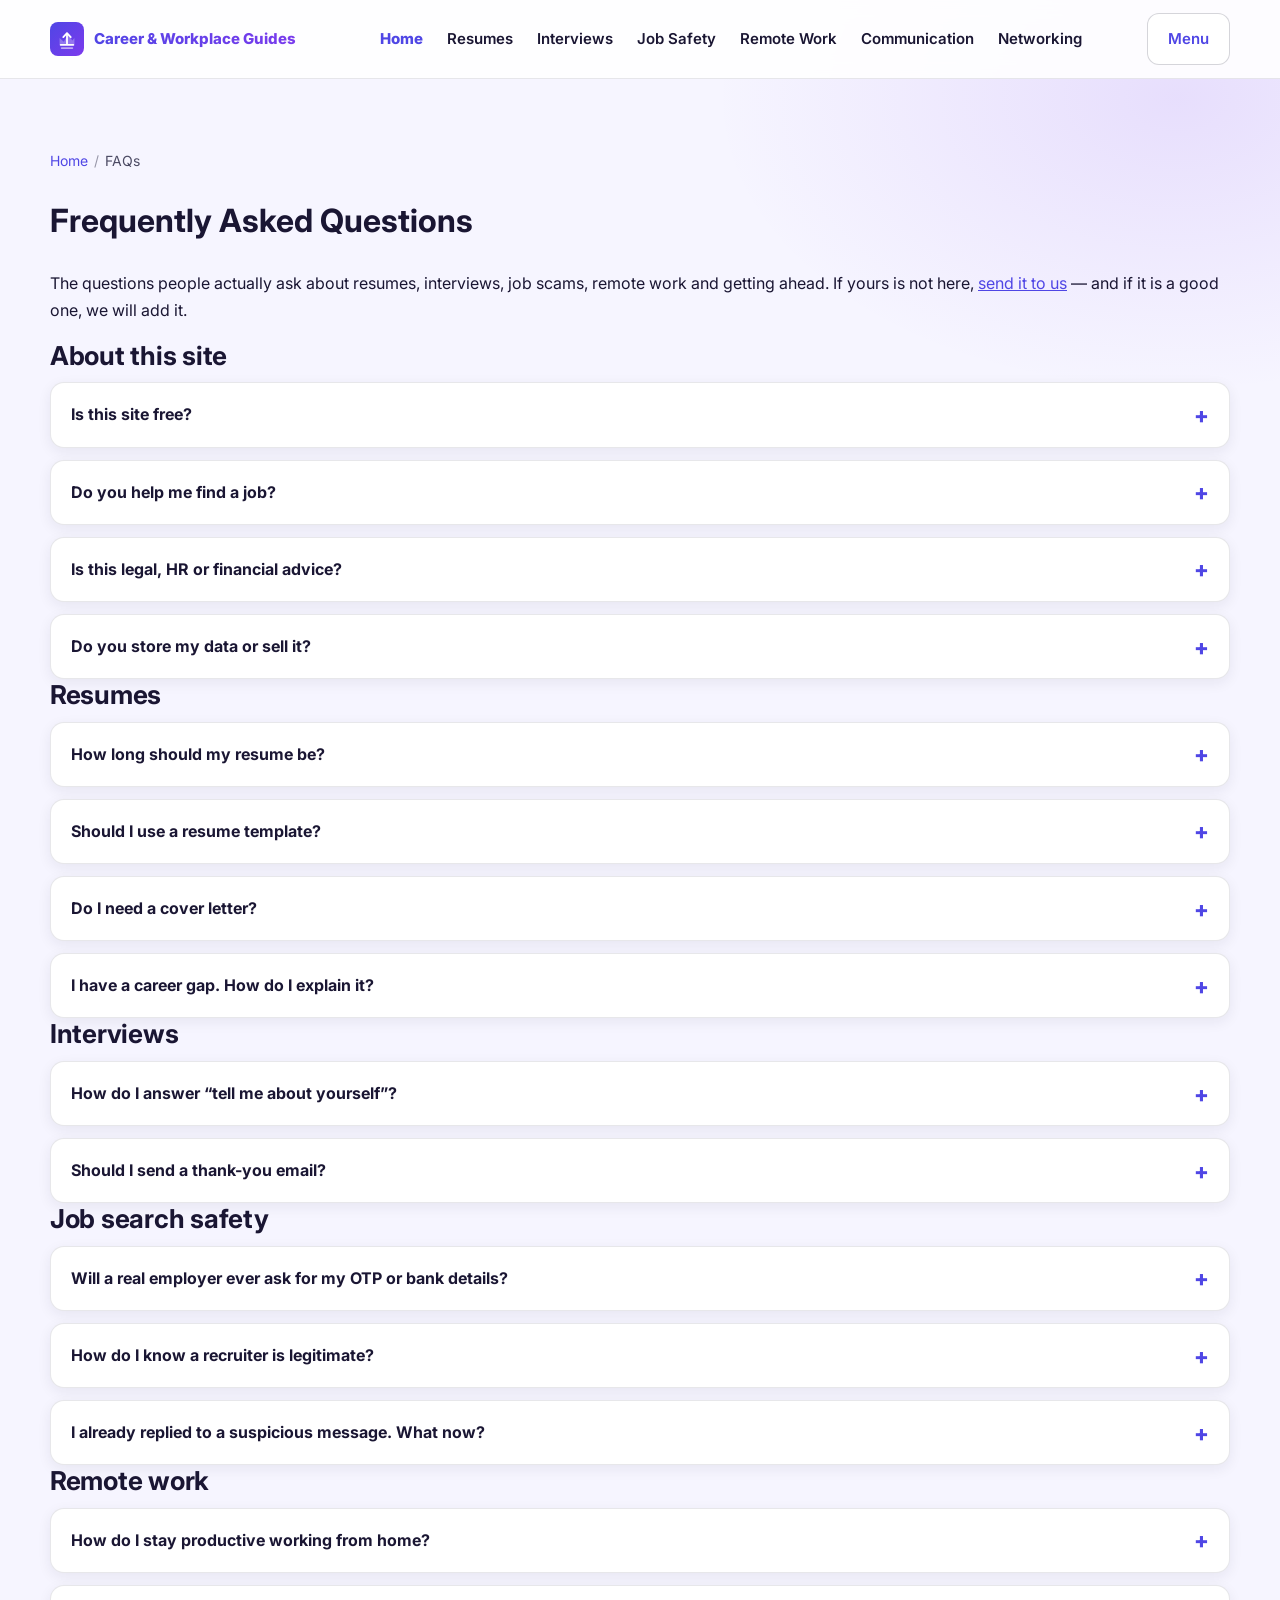
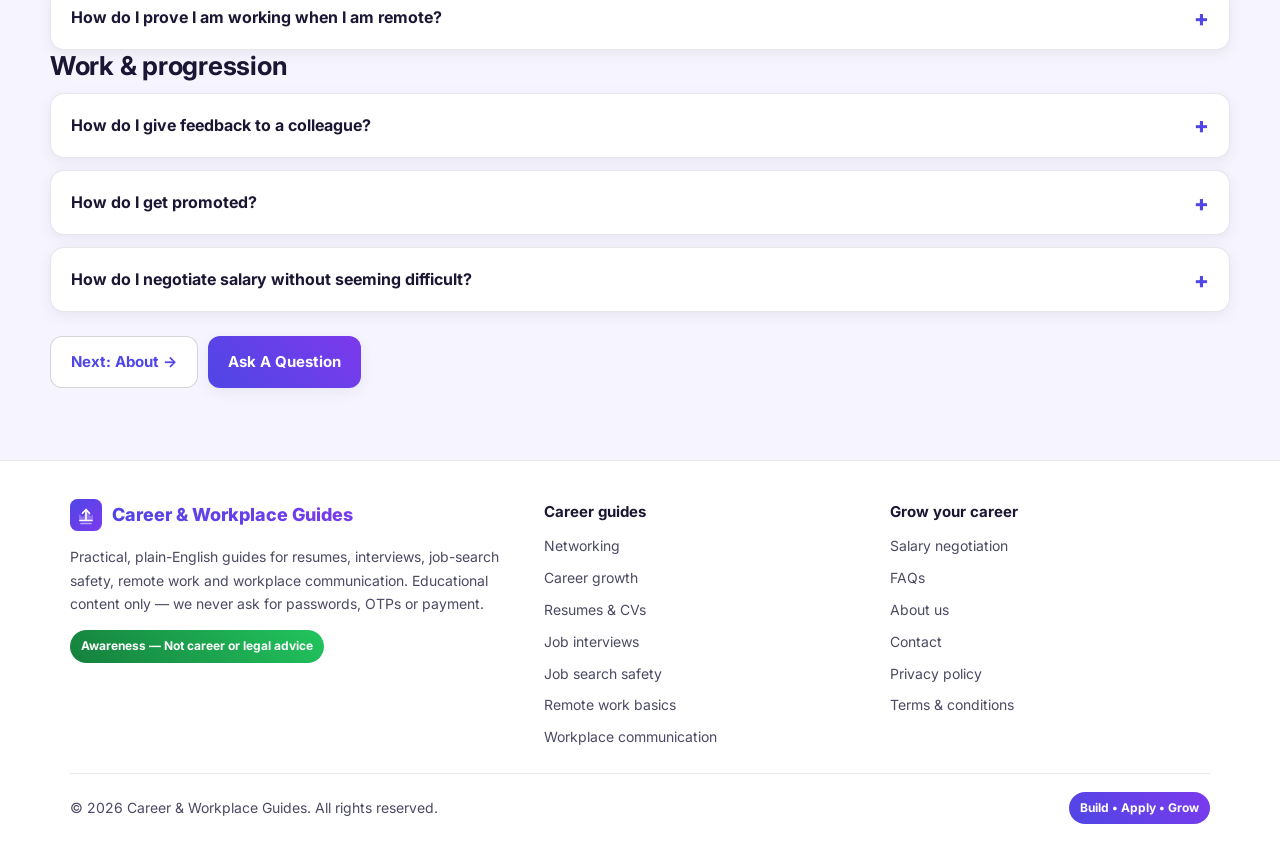
<file: faqs.html>
<!doctype html>
<html lang="en">
<head>
<meta charset="utf-8">
<meta name="viewport" content="width=device-width, initial-scale=1"/>
<link rel="icon" href="favicon.svg">
<title>FAQs | Career &amp; Workplace Guides</title>
<meta name="description" content="Answers to common questions about resumes, interviews, job scams, remote work, workplace communication, networking and salary negotiation.">
<link rel="preconnect" href="https://fonts.googleapis.com"><link rel="preconnect" href="https://fonts.gstatic.com" crossorigin>
<link href="https://fonts.googleapis.com/css2?family=Inter:wght@400;600;800&display=swap" rel="stylesheet">
<link rel="stylesheet" href="assets/css/style.css" />
<script type="application/ld+json">{"@context":"https://schema.org","@type":"FAQPage","mainEntity":[
{"@type":"Question","name":"Is this site free?","acceptedAnswer":{"@type":"Answer","text":"Completely. No sign-up, no paywall, no email required to read anything. There is no paid tier and no premium unlock."}},
{"@type":"Question","name":"Do you help me find a job?","acceptedAnswer":{"@type":"Answer","text":"No. We are not recruiters and we do not have a job board, an agency, or a talent database. We publish general guidance that helps you run your own search, and we do not charge fees on anyone's behalf."}},
{"@type":"Question","name":"Is this legal, HR or financial advice?","acceptedAnswer":{"@type":"Answer","text":"No. This is general educational information. For anything involving employment contracts, labour law, taxes, visa status or pay disputes, talk to a qualified professional who knows your situation and your country."}},
{"@type":"Question","name":"Will a real employer ever ask for my OTP or bank details?","acceptedAnswer":{"@type":"Answer","text":"Never. No employer, recruiter or agency needs your OTP, UPI PIN, card PIN, CVV, bank password or email password for any hiring purpose. Any such request is a scam."}},
{"@type":"Question","name":"How do I know a recruiter is legitimate?","acceptedAnswer":{"@type":"Answer","text":"Find the company on its own official website and careers page, confirm the role is listed there, check whether the recruiter has a real presence connected to that company, and then call the company's published number yourself to confirm. Verify through a channel you chose, never through the link you were sent."}},
{"@type":"Question","name":"How long should my resume be?","acceptedAnswer":{"@type":"Answer","text":"One page for under ten years of experience, two pages for ten or more. Senior and research roles often justify two. Content and results matter more than page count, but a dense wall of text gets skimmed and dropped."}},
{"@type":"Question","name":"Should I use a resume template?","acceptedAnswer":{"@type":"Answer","text":"Only if it is a simple single-column layout. Fancy two-column designs, text boxes, icons and charts break the parsers that applicant tracking systems use to read your file."}},
{"@type":"Question","name":"How do I answer 'tell me about yourself'?","acceptedAnswer":{"@type":"Answer","text":"Present to relevant, then past, then why this role. Around ninety seconds, ending on why you want this job specifically. It is a positioning answer, not a biography."}},
{"@type":"Question","name":"How do I negotiate salary without seeming difficult?","acceptedAnswer":{"@type":"Answer","text":"Give the reason for your number before you give the number. Researched market data for the role and location, a competing offer, or a specific qualification they were asking for are all legitimate reasons. Then ask them to close the gap, and do it once, to one person."}},
{"@type":"Question","name":"How do I stay productive working from home?","acceptedAnswer":{"@type":"Answer","text":"Use time-blocking, a fixed start and end time, and a separate workspace if you can manage it. Keep a written list of the day's three priorities, batch messaging into a few check-in windows, and take real breaks away from the desk. Most remote productivity problems are actually boundary problems."}},
{"@type":"Question","name":"How do I prove I am working when I am remote?","acceptedAnswer":{"@type":"Answer","text":"Do not try to prove it by being constantly online. Be visible through predictable communication, reliable delivery, clear status updates and good documentation. What you are measured on is output and trust, and both come from predictability rather than presence."}},
{"@type":"Question","name":"How do I give feedback to a colleague?","acceptedAnswer":{"@type":"Answer","text":"Be specific about the behaviour and its effect, not about the person. Describe what you observed, explain the impact, then suggest what would be better. Do it soon after the event, and ask a question rather than delivering a verdict."}},
{"@type":"Question","name":"How do I get promoted?","acceptedAnswer":{"@type":"Answer","text":"By doing the next role well before you are given it, and making it visible in writing. Most managers promote on evidence, not potential. Ask what the level above requires, take on scope that is genuinely harder, deliver it reliably, and record the results."}},
{"@type":"Question","name":"I have a career gap. How do I explain it?","acceptedAnswer":{"@type":"Answer","text":"Explain it once, briefly, in the summary, without defensiveness: what you did, what you learned, why you are ready now. If you did anything useful during the gap - caring for a family member, studying, freelancing, health recovery - describe it in those terms. Then move straight to what you have done since."}},
{"@type":"Question","name":"Do you need a cover letter?","acceptedAnswer":{"@type":"Answer","text":"For most roles, no - the resume does the work. If a posting asks for one, write it fresh but short: three paragraphs covering why this role, what in your history proves you can do it, and one specific reason for this company. A generic cover letter is worse than none."}},
{"@type":"Question","name":"Do you store my data or sell it?","acceptedAnswer":{"@type":"Answer","text":"There are no accounts, so no profile exists. We do not sell or share personal data, we do not run advertising trackers, and the only information we hold is what you choose to send in an enquiry plus basic server logs for security."}}
]}</script>
</head>
<body>
  <nav class="nav">
    <div class="container nav-inner">
      <a class="logo" href="index.html" aria-label="Career and Workplace Guides home"><img
          src="assets/img/logo-shield.svg" alt="Career and Workplace Guides icon" width="34" height="34"><span> Career
          &amp; Workplace Guides</span></a>
      <div class="menu" data-nav-menu> <a href="index.html" class="active">Home</a>
        <a href="resumes.html">Resumes</a>
        <a href="interviews.html">Interviews</a>
        <a href="job-search-safety.html">Job Safety</a>
        <a href="remote-work.html">Remote Work</a>
        <a href="workplace-communication.html">Communication</a>
        <a href="networking.html">Networking</a>
      </div>
      <div class="right">
        <a class="btn ghost" data-nav-toggle aria-expanded="false">Menu</a>
      </div>
    </div>
  </nav>
<main class="section container">
  <nav class="breadcrumb"><a href="index.html">Home</a><span class="sep">/</span><span>FAQs</span></nav>
  <h1>Frequently Asked Questions</h1>
  <p>The questions people actually ask about resumes, interviews, job scams, remote work and getting ahead. If yours is not here, <a href="contact-us.html">send it to us</a> &mdash; and if it is a good one, we will add it.</p>

  <h2>About this site</h2>
  <details class="faq-item"><summary>Is this site free?</summary><p>Completely. No sign-up, no paywall, no email required to read anything. There is no paid tier and no &ldquo;premium&rdquo; unlock, because paywalling career advice mostly locks out the people who need it most.</p></details>
  <details class="faq-item"><summary>Do you help me find a job?</summary><p>No. We are not recruiters and we do not have a job board, an agency, or a talent database. We publish general guidance that helps you run your own search, and we do not charge fees on anyone's behalf. If a site offers to submit your CV &ldquo;for a fee&rdquo;, that is a red flag in itself.</p></details>
  <details class="faq-item"><summary>Is this legal, HR or financial advice?</summary><p>No. This is general educational information. For anything involving employment contracts, labour law, taxes, visa status or pay disputes, talk to a qualified professional who knows your situation and your country &mdash; rules differ substantially between jurisdictions.</p></details>
  <details class="faq-item"><summary>Do you store my data or sell it?</summary><p>There are no accounts, so no profile exists. We do not sell or share personal data, we do not run advertising trackers, and the only information we hold is what you choose to send in an enquiry plus basic server logs kept for security. See the <a href="privacy-policy.html">privacy policy</a>.</p></details>

  <h2>Resumes</h2>
  <details class="faq-item"><summary>How long should my resume be?</summary><p>One page for under ten years of experience, two pages for ten or more. Senior, research and academic roles often justify two. Content and results matter more than page count &mdash; but a dense wall of text gets skimmed and dropped, so cutting is usually an improvement.</p></details>
  <details class="faq-item"><summary>Should I use a resume template?</summary><p>Only if it is a simple single-column layout. Fancy two-column designs, text boxes, icons and charts break the parsers that applicant tracking systems use to read your file. Anything the parser cannot read is invisible to the recruiter. See <a href="resumes.html">the resume guide</a>.</p></details>
  <details class="faq-item"><summary>Do I need a cover letter?</summary><p>For most roles, no &mdash; the resume does the work. If a posting asks for one, write it fresh but short: why this role, what in your history proves you can do it, and one specific reason for this company. A generic cover letter is worse than none, because it signals you mass-applied.</p></details>
  <details class="faq-item"><summary>I have a career gap. How do I explain it?</summary><p>Explain it once, briefly, in the summary, without defensiveness: what you did, what you learned, why you are ready now. If you did anything useful during the gap &mdash; caring for a family member, studying, freelancing, health recovery &mdash; describe it in those terms. Then move straight to what you have done since.</p></details>

  <h2>Interviews</h2>
  <details class="faq-item"><summary>How do I answer &ldquo;tell me about yourself&rdquo;?</summary><p>Present to relevant, then past, then why this role. Around ninety seconds, ending on why you want this job specifically. It is a positioning answer, not a biography &mdash; and it is the easiest question to prepare and the most commonly wasted.</p></details>
  <details class="faq-item"><summary>Should I send a thank-you email?</summary><p>Yes, within 24 hours. Keep it under 120 words, name something specific from the conversation, and briefly restate why you want the role. It is a small signal that most candidates skip.</p></details>

  <h2>Job search safety</h2>
  <details class="faq-item"><summary>Will a real employer ever ask for my OTP or bank details?</summary><p>Never. No employer, recruiter or agency needs your OTP, UPI PIN, card PIN, CVV, bank password or email password for any hiring purpose. Any such request is a scam, and the request itself is the proof.</p></details>
  <details class="faq-item"><summary>How do I know a recruiter is legitimate?</summary><p>Find the company on its own official website and careers page, confirm the role is listed there, check whether the recruiter has a real presence connected to that company, then call the company's published number yourself to confirm. Verify through a channel you chose &mdash; never through the link you were sent.</p></details>
  <details class="faq-item"><summary>I already replied to a suspicious message. What now?</summary><p>Stop anything already running. If you installed an app or shared your screen, disconnect and revoke access. Change your email password first, then any password that shared it, and turn on two-factor authentication. Check your bank and report to your bank's fraud line, then file a police report for any financial loss. Watch for a second wave of &ldquo;recovery&rdquo; services. Full checklist in <a href="job-search-safety.html">the safety guide</a>.</p></details>

  <h2>Remote work</h2>
  <details class="faq-item"><summary>How do I stay productive working from home?</summary><p>Use time-blocking, a fixed start and end time, and a separate workspace if you can manage it. Keep a written list of the day's three priorities, batch messaging into a few check-in windows, and take real breaks away from the desk. Most remote productivity problems are actually boundary problems.</p></details>
  <details class="faq-item"><summary>How do I prove I am working when I am remote?</summary><p>Do not try to prove it by being constantly online. Be visible through predictable communication, reliable delivery, clear status updates and good documentation. What you are measured on is output and trust, and both come from predictability rather than presence.</p></details>

  <h2>Work &amp; progression</h2>
  <details class="faq-item"><summary>How do I give feedback to a colleague?</summary><p>Be specific about the behaviour and its effect, not about the person. Describe what you observed, explain the impact, then suggest what would be better. Do it soon after the event, and ask a question rather than delivering a verdict.</p></details>
  <details class="faq-item"><summary>How do I get promoted?</summary><p>By doing the next role well before you are given it, and making it visible in writing. Most managers promote on evidence, not potential. Ask what the level above requires, take on scope that is genuinely harder, deliver it reliably, and record the results. See <a href="career-growth.html">career growth</a>.</p></details>
  <details class="faq-item"><summary>How do I negotiate salary without seeming difficult?</summary><p>Give the reason for your number before you give the number. Researched market data for the role and location, a competing offer, or a specific qualification they were asking for are all legitimate reasons. Then ask them to close the gap &mdash; and do it once, to one person, not four times to four people.</p></details>
  <div style="display:flex;gap:10px;flex-wrap:wrap;margin-top:24px"><a class="btn ghost" href="about.html">Next: About &rarr;</a><a class="btn" href="contact-us.html">Ask A Question</a></div>
</main>
<footer class="footer">
  <div class="container">
    <div class="footer-grid">
      <div>
        <a class="logo" href="index.html"><img src="assets/img/logo-shield.svg" alt="" width="32" height="32"><span> Career &amp; Workplace Guides</span></a>
        <p>Practical, plain-English guides for resumes, interviews, job-search safety, remote work and workplace communication. Educational content only &mdash; we never ask for passwords, OTPs or payment.</p>
        <span class="badge badge-green">Awareness &mdash; Not career or legal advice</span>
      </div>
      <div>
        <h4>Career guides</h4>
        <ul class="footer-links">
           <li><a href="networking.html">Networking</a></li>
          <li><a href="career-growth.html">Career growth</a></li>
          <li><a href="resumes.html">Resumes &amp; CVs</a></li>
          <li><a href="interviews.html">Job interviews</a></li>
          <li><a href="job-search-safety.html">Job search safety</a></li>
          <li><a href="remote-work.html">Remote work basics</a></li>
          <li><a href="workplace-communication.html">Workplace communication</a></li>
        </ul>
      </div>
      <div>
        <h4>Grow your career</h4>
        <ul class="footer-links">
         
          <li><a href="salary-negotiation.html">Salary negotiation</a></li>
          <li><a href="faqs.html">FAQs</a></li>
          <li><a href="about.html">About us</a></li>
          <li><a href="contact-us.html">Contact</a></li>
          <li><a href="privacy-policy.html">Privacy policy</a></li>
          <li><a href="terms-conditions.html">Terms &amp; conditions</a></li>
        </ul>
      </div>
    </div>
    <div class="footer-bottom">
      <div>&copy; <span data-year>2026</span> Career &amp; Workplace Guides. All rights reserved.</div>
      <div style="display:flex;gap:10px;align-items:center;flex-wrap:wrap"><span class="badge">Build &bull; Apply &bull; Grow</span></div>
    </div>
  </div>
</footer>
<script src="assets/js/main.js"></script>
</body>
</html>
</file>
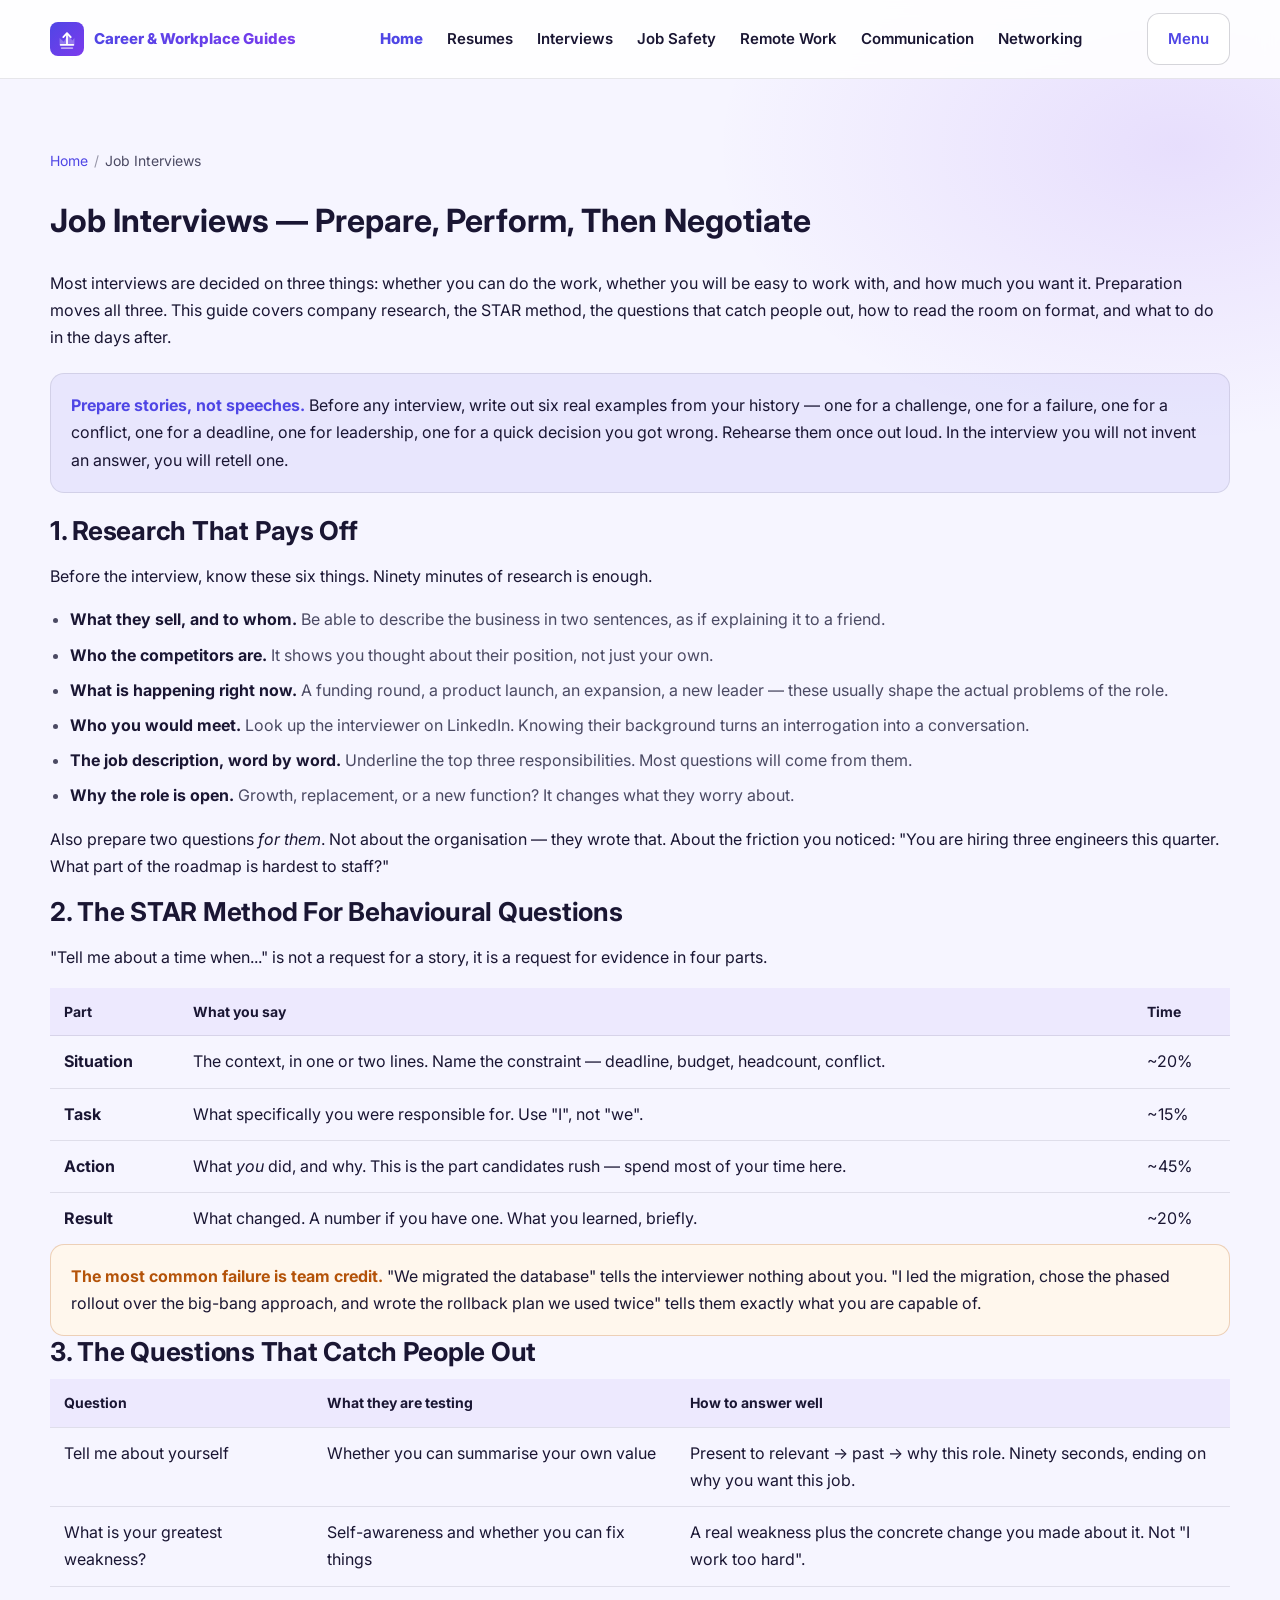
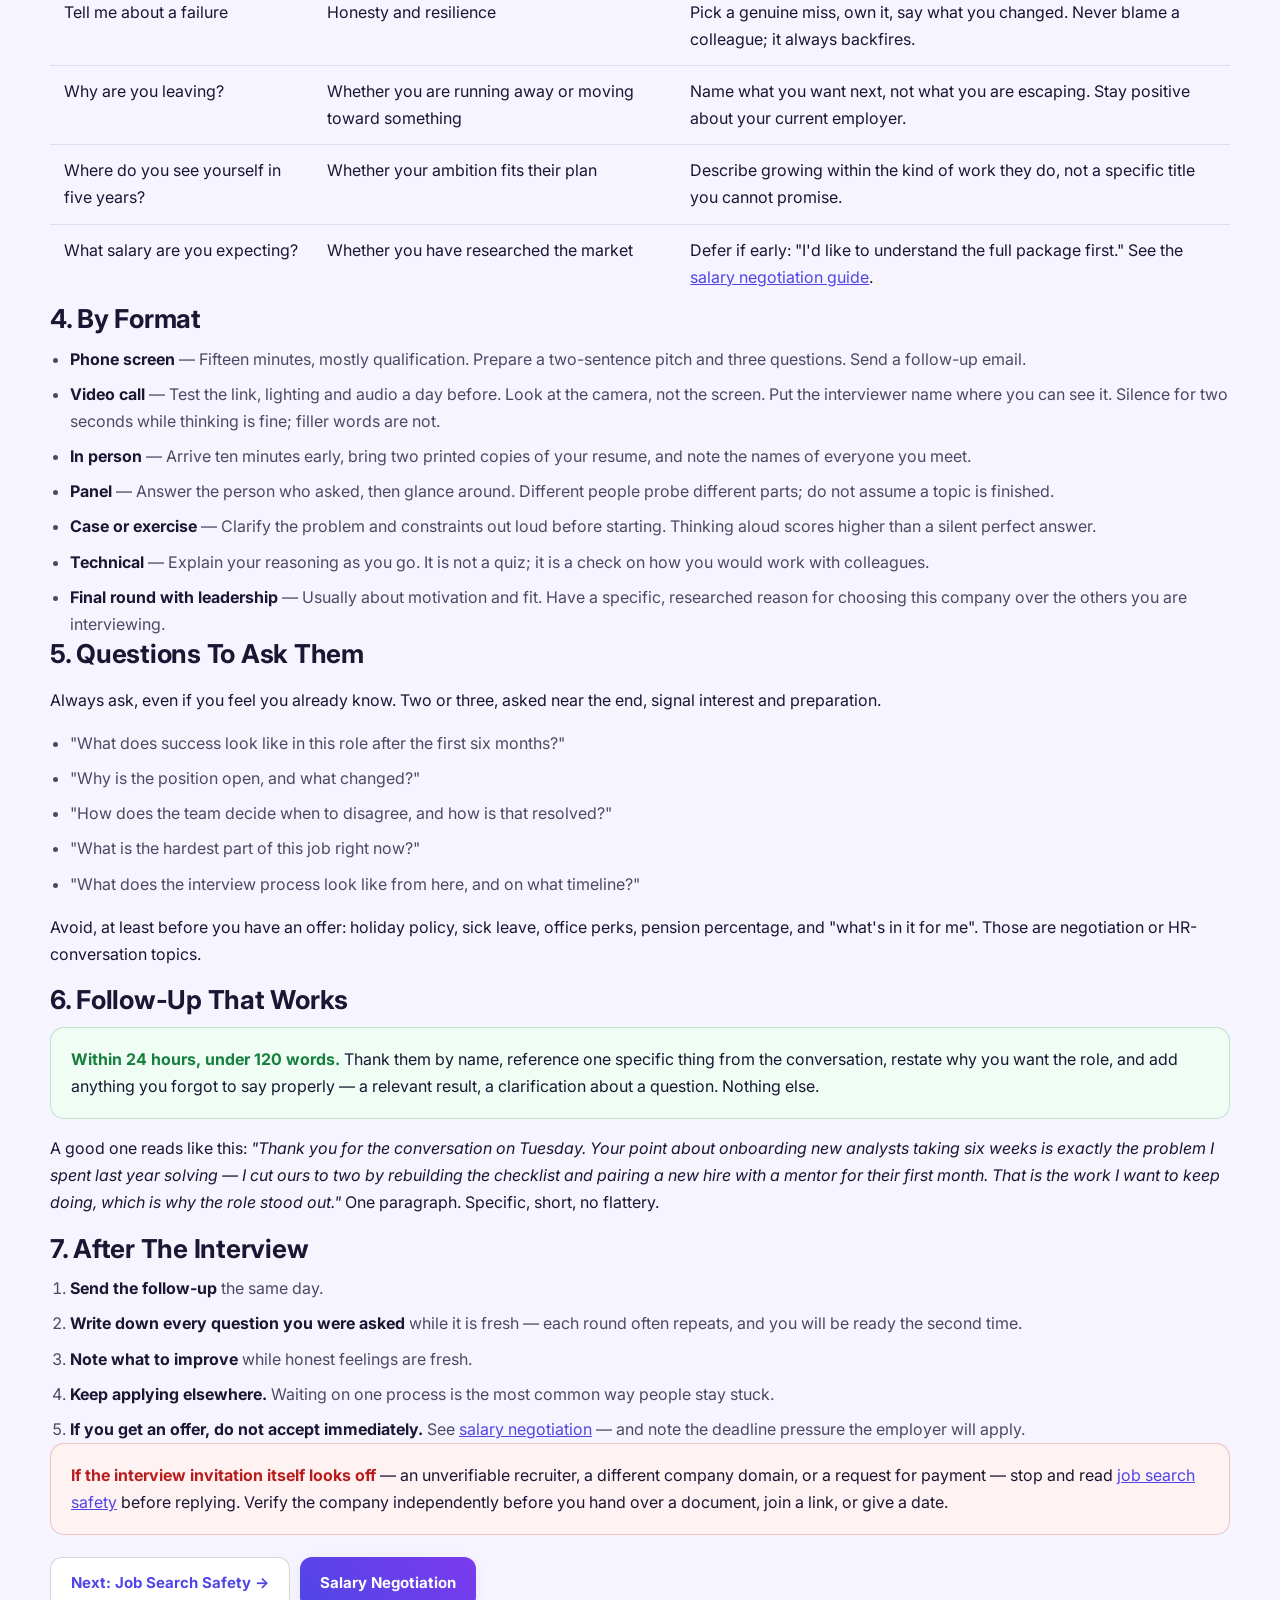
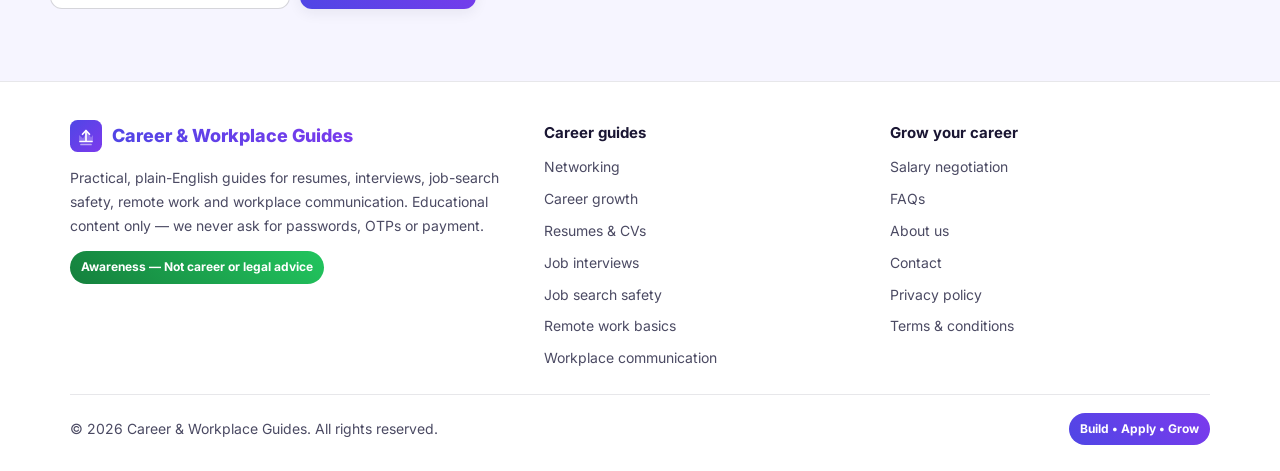
<file: interviews.html>
<!doctype html>
<html lang="en">
<head>
<meta charset="utf-8">
<meta name="viewport" content="width=device-width, initial-scale=1"/>
<link rel="icon" href="favicon.svg">
<title>Job Interviews | Career &amp; Workplace Guides</title>
<meta name="description" content="Job interview preparation: how to research a company, answer behavioural questions with STAR, handle technical and case questions, negotiate an offer, and follow up properly.">
<link rel="preconnect" href="https://fonts.googleapis.com"><link rel="preconnect" href="https://fonts.gstatic.com" crossorigin>
<link href="https://fonts.googleapis.com/css2?family=Inter:wght@400;600;800&display=swap" rel="stylesheet">
<link rel="stylesheet" href="assets/css/style.css" />
<script type="application/ld+json">{"@context":"https://schema.org","@graph":[{"@type":"Article","headline":"Job Interviews \u2014 Prepare, Perform, Negotiate","url":"https://careerworkplaceguides.example/interviews.html"},{"@type":"FAQPage","mainEntity":[{"@type":"Question","name":"How should I answer behavioural interview questions?","acceptedAnswer":{"@type":"Answer","text":"Use the STAR structure: Situation, Task, Action, Result. Name the context in one line, explain what you personally did, then give the outcome with a number if you have one. Most candidates describe the team but never say what they did themselves."}},{"@type":"Question","name":"What should I ask at the end of an interview?","acceptedAnswer":{"@type":"Answer","text":"Ask two or three questions that show you have been thinking about the role: how success is measured in the first six months, why the position is open, how the team handles disagreement, or what the biggest constraint is right now. Avoid asking about perks or holidays before you have an offer."}},{"@type":"Question","name":"Should I send a thank-you email?","acceptedAnswer":{"@type":"Answer","text":"Yes, within 24 hours. Keep it under 120 words, name something specific from the conversation, and briefly restate why you want the role. It is a small signal that most candidates skip."}}]}]}</script>
</head>
<body>
  <nav class="nav">
    <div class="container nav-inner">
      <a class="logo" href="index.html" aria-label="Career and Workplace Guides home"><img
          src="assets/img/logo-shield.svg" alt="Career and Workplace Guides icon" width="34" height="34"><span> Career
          &amp; Workplace Guides</span></a>
      <div class="menu" data-nav-menu> <a href="index.html" class="active">Home</a>
        <a href="resumes.html">Resumes</a>
        <a href="interviews.html">Interviews</a>
        <a href="job-search-safety.html">Job Safety</a>
        <a href="remote-work.html">Remote Work</a>
        <a href="workplace-communication.html">Communication</a>
        <a href="networking.html">Networking</a>
      </div>
      <div class="right">
        <a class="btn ghost" data-nav-toggle aria-expanded="false">Menu</a>
      </div>
    </div>
  </nav>
<main class="section container">
  <nav class="breadcrumb"><a href="index.html">Home</a><span class="sep">/</span><span>Job Interviews</span></nav>
  <h1>Job Interviews &mdash; Prepare, Perform, Then Negotiate</h1>
  <p>Most interviews are decided on three things: whether you can do the work, whether you will be easy to work with, and how much you want it. Preparation moves all three. This guide covers company research, the STAR method, the questions that catch people out, how to read the room on format, and what to do in the days after.</p>
  <div class="note" style="margin:22px 0"><b>Prepare stories, not speeches.</b> Before any interview, write out six real examples from your history &mdash; one for a challenge, one for a failure, one for a conflict, one for a deadline, one for leadership, one for a quick decision you got wrong. Rehearse them once out loud. In the interview you will not invent an answer, you will retell one.</div>

  <h2>1. Research That Pays Off</h2>
  <p>Before the interview, know these six things. Ninety minutes of research is enough.</p>
  <ul class="list">
    <li><strong>What they sell, and to whom.</strong> Be able to describe the business in two sentences, as if explaining it to a friend.</li>
    <li><strong>Who the competitors are.</strong> It shows you thought about their position, not just your own.</li>
    <li><strong>What is happening right now.</strong> A funding round, a product launch, an expansion, a new leader &mdash; these usually shape the actual problems of the role.</li>
    <li><strong>Who you would meet.</strong> Look up the interviewer on LinkedIn. Knowing their background turns an interrogation into a conversation.</li>
    <li><strong>The job description, word by word.</strong> Underline the top three responsibilities. Most questions will come from them.</li>
    <li><strong>Why the role is open.</strong> Growth, replacement, or a new function? It changes what they worry about.</li>
  </ul>
  <p>Also prepare two questions <em>for them</em>. Not about the organisation &mdash; they wrote that. About the friction you noticed: "You are hiring three engineers this quarter. What part of the roadmap is hardest to staff?"</p>

  <h2>2. The STAR Method For Behavioural Questions</h2>
  <p>"Tell me about a time when..." is not a request for a story, it is a request for evidence in four parts.</p>
  <table class="table"><thead><tr><th>Part</th><th>What you say</th><th>Time</th></tr></thead><tbody><tr><td><strong>Situation</strong></td><td>The context, in one or two lines. Name the constraint &mdash; deadline, budget, headcount, conflict.</td><td>~20%</td></tr><tr><td><strong>Task</strong></td><td>What specifically you were responsible for. Use "I", not "we".</td><td>~15%</td></tr><tr><td><strong>Action</strong></td><td>What <em>you</em> did, and why. This is the part candidates rush &mdash; spend most of your time here.</td><td>~45%</td></tr><tr><td><strong>Result</strong></td><td>What changed. A number if you have one. What you learned, briefly.</td><td>~20%</td></tr></tbody></table>
  <div class="note warn"><b>The most common failure is team credit.</b> "We migrated the database" tells the interviewer nothing about you. "I led the migration, chose the phased rollout over the big-bang approach, and wrote the rollback plan we used twice" tells them exactly what you are capable of.</div>

  <h2>3. The Questions That Catch People Out</h2>
  <table class="table"><thead><tr><th>Question</th><th>What they are testing</th><th>How to answer well</th></tr></thead><tbody><tr><td>Tell me about yourself</td><td>Whether you can summarise your own value</td><td>Present to relevant &rarr; past &rarr; why this role. Ninety seconds, ending on why you want this job.</td></tr><tr><td>What is your greatest weakness?</td><td>Self-awareness and whether you can fix things</td><td>A real weakness plus the concrete change you made about it. Not "I work too hard".</td></tr><tr><td>Tell me about a failure</td><td>Honesty and resilience</td><td>Pick a genuine miss, own it, say what you changed. Never blame a colleague; it always backfires.</td></tr><tr><td>Why are you leaving?</td><td>Whether you are running away or moving toward something</td><td>Name what you want next, not what you are escaping. Stay positive about your current employer.</td></tr><tr><td>Where do you see yourself in five years?</td><td>Whether your ambition fits their plan</td><td>Describe growing within the kind of work they do, not a specific title you cannot promise.</td></tr><tr><td>What salary are you expecting?</td><td>Whether you have researched the market</td><td>Defer if early: "I'd like to understand the full package first." See the <a href="salary-negotiation.html">salary negotiation guide</a>.</td></tr></tbody></table>

  <h2>4. By Format</h2>
  <ul class="list">
    <li><strong>Phone screen</strong> &mdash; Fifteen minutes, mostly qualification. Prepare a two-sentence pitch and three questions. Send a follow-up email.</li>
    <li><strong>Video call</strong> &mdash; Test the link, lighting and audio a day before. Look at the camera, not the screen. Put the interviewer name where you can see it. Silence for two seconds while thinking is fine; filler words are not.</li>
    <li><strong>In person</strong> &mdash; Arrive ten minutes early, bring two printed copies of your resume, and note the names of everyone you meet.</li>
    <li><strong>Panel</strong> &mdash; Answer the person who asked, then glance around. Different people probe different parts; do not assume a topic is finished.</li>
    <li><strong>Case or exercise</strong> &mdash; Clarify the problem and constraints out loud before starting. Thinking aloud scores higher than a silent perfect answer.</li>
    <li><strong>Technical</strong> &mdash; Explain your reasoning as you go. It is not a quiz; it is a check on how you would work with colleagues.</li>
    <li><strong>Final round with leadership</strong> &mdash; Usually about motivation and fit. Have a specific, researched reason for choosing this company over the others you are interviewing.</li>
  </ul>

  <h2>5. Questions To Ask Them</h2>
  <p>Always ask, even if you feel you already know. Two or three, asked near the end, signal interest and preparation.</p>
  <ul class="list">
    <li>"What does success look like in this role after the first six months?"</li>
    <li>"Why is the position open, and what changed?"</li>
    <li>"How does the team decide when to disagree, and how is that resolved?"</li>
    <li>"What is the hardest part of this job right now?"</li>
    <li>"What does the interview process look like from here, and on what timeline?"</li>
  </ul>
  <p>Avoid, at least before you have an offer: holiday policy, sick leave, office perks, pension percentage, and "what's in it for me". Those are negotiation or HR-conversation topics.</p>

  <h2>6. Follow-Up That Works</h2>
  <div class="note ok"><b>Within 24 hours, under 120 words.</b> Thank them by name, reference one specific thing from the conversation, restate why you want the role, and add anything you forgot to say properly &mdash; a relevant result, a clarification about a question. Nothing else.</div>
  <p>A good one reads like this: <em>"Thank you for the conversation on Tuesday. Your point about onboarding new analysts taking six weeks is exactly the problem I spent last year solving &mdash; I cut ours to two by rebuilding the checklist and pairing a new hire with a mentor for their first month. That is the work I want to keep doing, which is why the role stood out."</em> One paragraph. Specific, short, no flattery.</p>

  <h2>7. After The Interview</h2>
  <ol class="list">
    <li><strong>Send the follow-up</strong> the same day.</li>
    <li><strong>Write down every question you were asked</strong> while it is fresh &mdash; each round often repeats, and you will be ready the second time.</li>
    <li><strong>Note what to improve</strong> while honest feelings are fresh.</li>
    <li><strong>Keep applying elsewhere.</strong> Waiting on one process is the most common way people stay stuck.</li>
    <li><strong>If you get an offer, do not accept immediately.</strong> See <a href="salary-negotiation.html">salary negotiation</a> &mdash; and note the deadline pressure the employer will apply.</li>
  </ol>
  <div class="note danger"><b>If the interview invitation itself looks off</b> &mdash; an unverifiable recruiter, a different company domain, or a request for payment &mdash; stop and read <a href="job-search-safety.html">job search safety</a> before replying. Verify the company independently before you hand over a document, join a link, or give a date.</div>
  <div style="display:flex;gap:10px;flex-wrap:wrap;margin-top:22px"><a class="btn ghost" href="job-search-safety.html">Next: Job Search Safety &rarr;</a><a class="btn" href="salary-negotiation.html">Salary Negotiation</a></div>
</main>
<footer class="footer">
  <div class="container">
    <div class="footer-grid">
      <div>
        <a class="logo" href="index.html"><img src="assets/img/logo-shield.svg" alt="" width="32" height="32"><span> Career &amp; Workplace Guides</span></a>
        <p>Practical, plain-English guides for resumes, interviews, job-search safety, remote work and workplace communication. Educational content only &mdash; we never ask for passwords, OTPs or payment.</p>
        <span class="badge badge-green">Awareness &mdash; Not career or legal advice</span>
      </div>
      <div>
        <h4>Career guides</h4>
        <ul class="footer-links">
           <li><a href="networking.html">Networking</a></li>
          <li><a href="career-growth.html">Career growth</a></li>
          <li><a href="resumes.html">Resumes &amp; CVs</a></li>
          <li><a href="interviews.html">Job interviews</a></li>
          <li><a href="job-search-safety.html">Job search safety</a></li>
          <li><a href="remote-work.html">Remote work basics</a></li>
          <li><a href="workplace-communication.html">Workplace communication</a></li>
        </ul>
      </div>
      <div>
        <h4>Grow your career</h4>
        <ul class="footer-links">
         
          <li><a href="salary-negotiation.html">Salary negotiation</a></li>
          <li><a href="faqs.html">FAQs</a></li>
          <li><a href="about.html">About us</a></li>
          <li><a href="contact-us.html">Contact</a></li>
          <li><a href="privacy-policy.html">Privacy policy</a></li>
          <li><a href="terms-conditions.html">Terms &amp; conditions</a></li>
        </ul>
      </div>
    </div>
    <div class="footer-bottom">
      <div>&copy; <span data-year>2026</span> Career &amp; Workplace Guides. All rights reserved.</div>
      <div style="display:flex;gap:10px;align-items:center;flex-wrap:wrap"><span class="badge">Build &bull; Apply &bull; Grow</span></div>
    </div>
  </div>
</footer>
<script src="assets/js/main.js"></script>
</body>
</html>
</file>
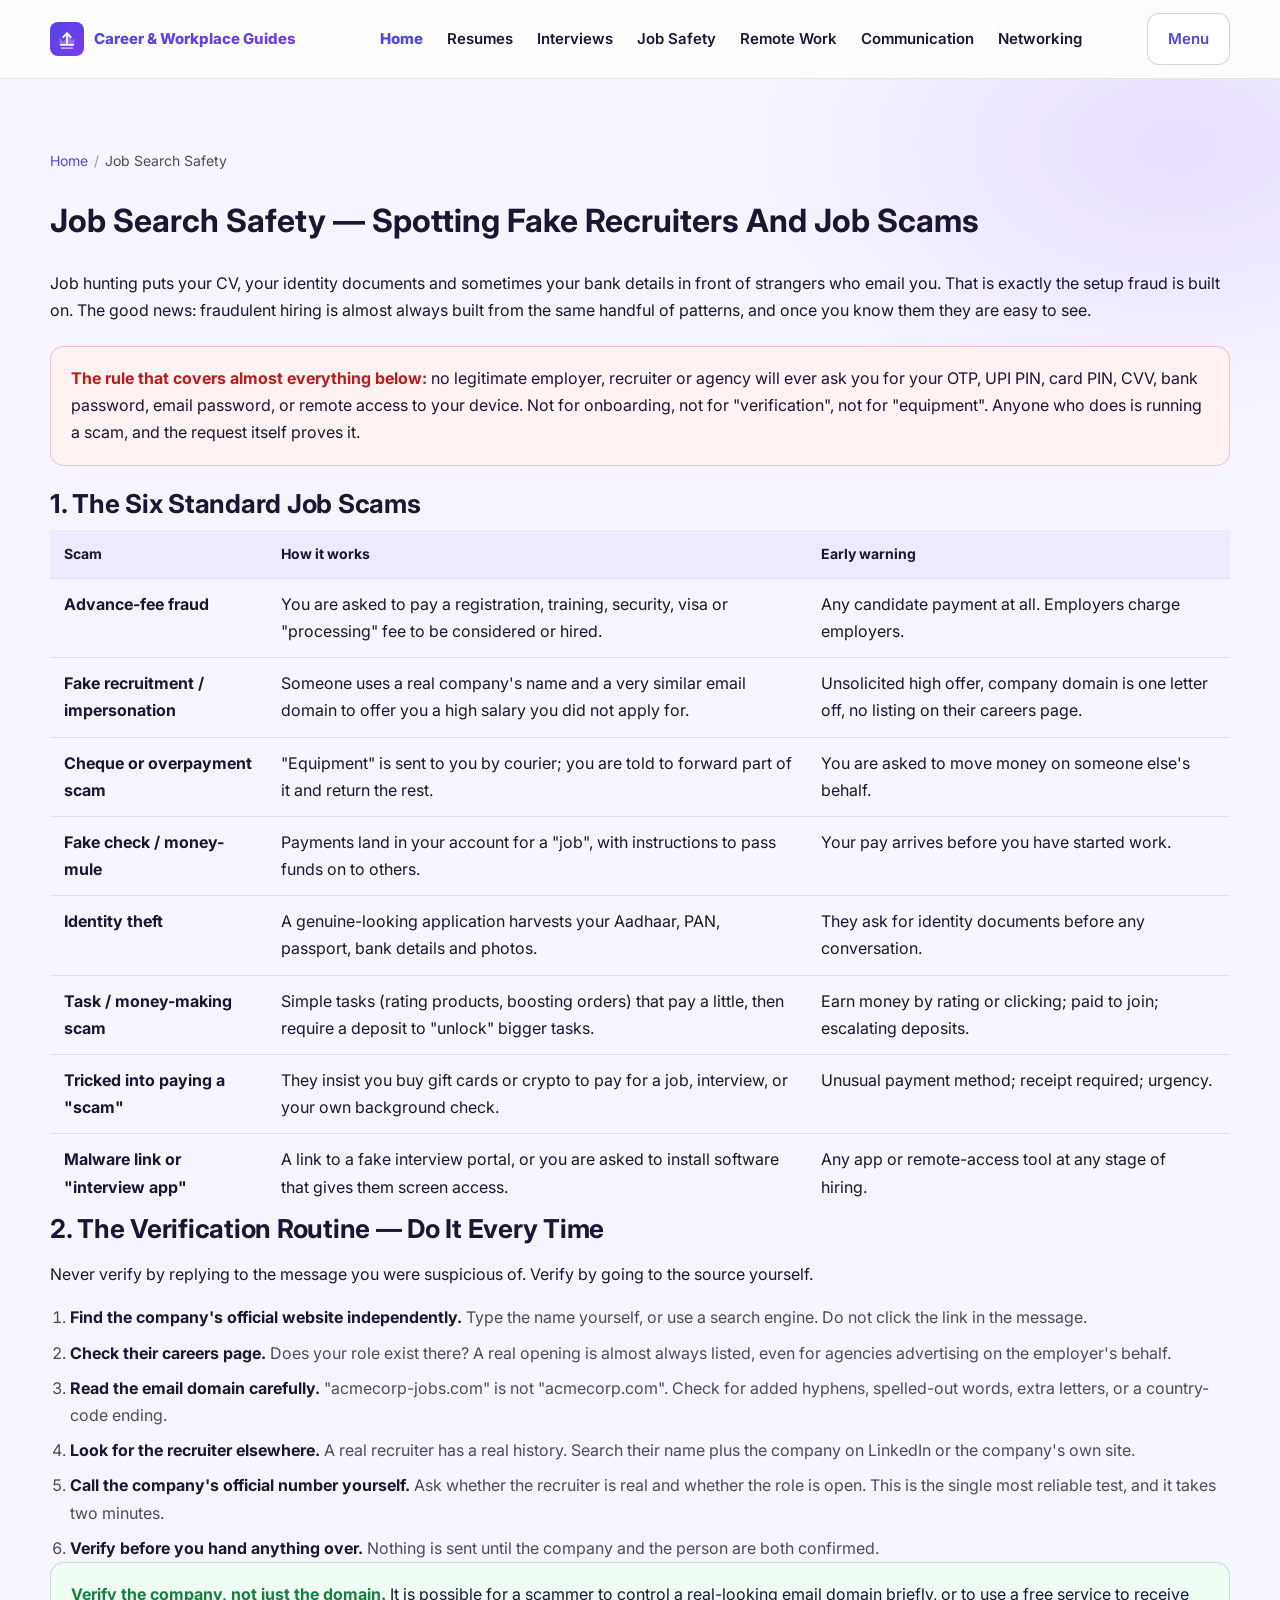
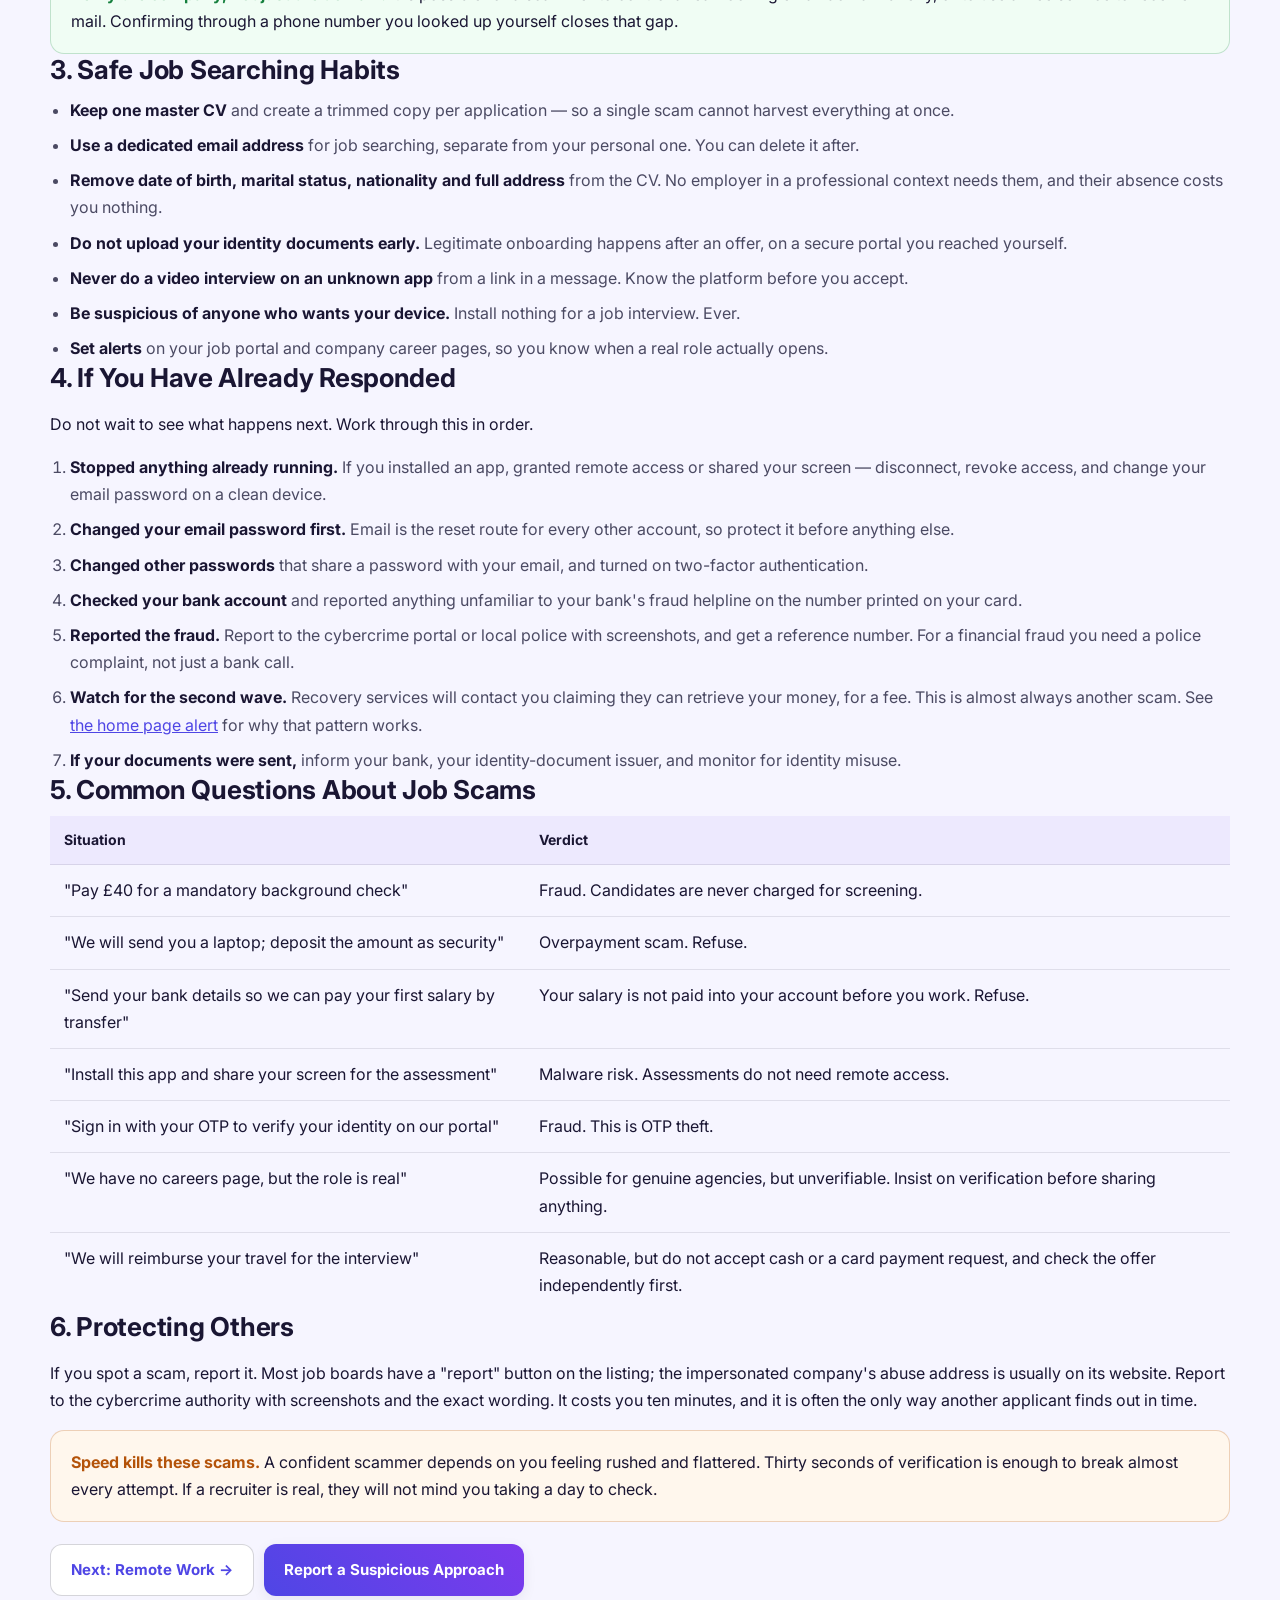
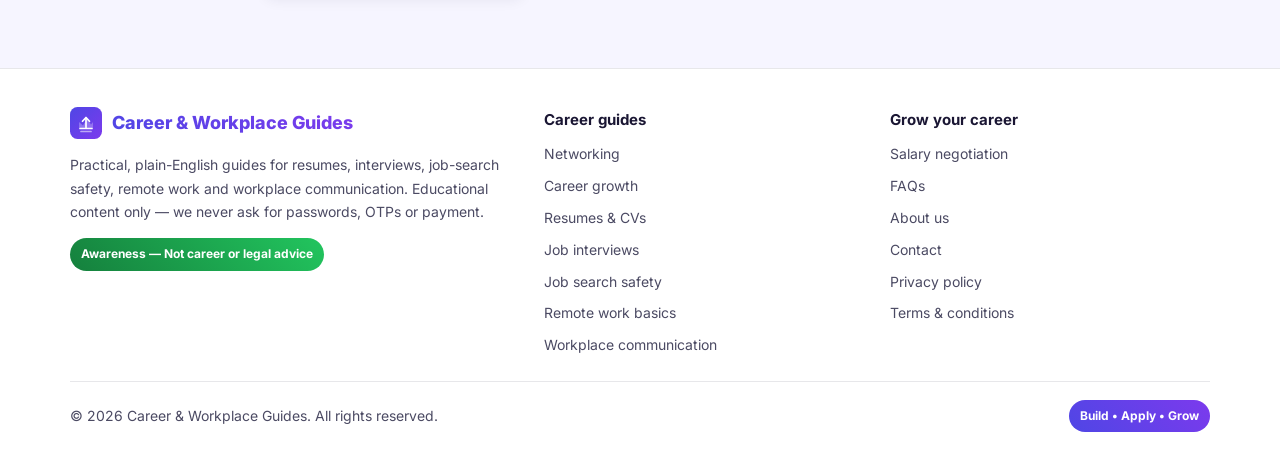
<file: job-search-safety.html>
<!doctype html>
<html lang="en">
<head>
<meta charset="utf-8">
<meta name="viewport" content="width=device-width, initial-scale=1"/>
<link rel="icon" href="favicon.svg">
<title>Job Search Safety | Career &amp; Workplace Guides</title>
<meta name="description" content="Stay safe while job hunting: how to spot fake recruiters, advance-fee job scams, fraudulent interviews, verify a company, and protect your data and money.">
<link rel="preconnect" href="https://fonts.googleapis.com"><link rel="preconnect" href="https://fonts.gstatic.com" crossorigin>
<link href="https://fonts.googleapis.com/css2?family=Inter:wght@400;600;800&display=swap" rel="stylesheet">
<link rel="stylesheet" href="assets/css/style.css" />
<script type="application/ld+json">{"@context":"https://schema.org","@graph":[{"@type":"Article","headline":"Job Search Safety \u2014 Spotting Fake Recruiters & Job Scams","url":"https://careerworkplaceguides.example/job-search-safety.html"},{"@type":"FAQPage","mainEntity":[{"@type":"Question","name":"Will a real employer ever ask me to pay for a job?","acceptedAnswer":{"@type":"Answer","text":"No. Registration fees, training fees, security deposits, equipment deposits, visa processing charges and 'mandatory' background-check fees are fraud signals. No legitimate employer charges a candidate to be considered or hired."}},{"@type":"Question","name":"How do I verify a recruiter is legitimate?","acceptedAnswer":{"@type":"Answer","text":"Find the company on its own official website and careers page, look for the recruiter on that company's LinkedIn presence or a contact number published on the company domain, and ask that recruiter for the company's official careers-page listing. If any of that fails to connect, treat the offer as unverified."}},{"@type":"Question","name":"What should I never send during a job search?","acceptedAnswer":{"@type":"Answer","text":"Never send your OTP, UPI PIN, card PIN, CVV, net-banking or email password, or install an app or grant remote access to your device. No employer or recruiter needs any of these, ever, under any circumstances."}}]}]}</script>
</head>
<body>
  <nav class="nav">
    <div class="container nav-inner">
      <a class="logo" href="index.html" aria-label="Career and Workplace Guides home"><img
          src="assets/img/logo-shield.svg" alt="Career and Workplace Guides icon" width="34" height="34"><span> Career
          &amp; Workplace Guides</span></a>
      <div class="menu" data-nav-menu> <a href="index.html" class="active">Home</a>
        <a href="resumes.html">Resumes</a>
        <a href="interviews.html">Interviews</a>
        <a href="job-search-safety.html">Job Safety</a>
        <a href="remote-work.html">Remote Work</a>
        <a href="workplace-communication.html">Communication</a>
        <a href="networking.html">Networking</a>
      </div>
      <div class="right">
        <a class="btn ghost" data-nav-toggle aria-expanded="false">Menu</a>
      </div>
    </div>
  </nav>
<main class="section container">
  <nav class="breadcrumb"><a href="index.html">Home</a><span class="sep">/</span><span>Job Search Safety</span></nav>
  <h1>Job Search Safety &mdash; Spotting Fake Recruiters And Job Scams</h1>
  <p>Job hunting puts your CV, your identity documents and sometimes your bank details in front of strangers who email you. That is exactly the setup fraud is built on. The good news: fraudulent hiring is almost always built from the same handful of patterns, and once you know them they are easy to see.</p>
  <div class="note danger" style="margin:22px 0"><b>The rule that covers almost everything below:</b> no legitimate employer, recruiter or agency will ever ask you for your OTP, UPI PIN, card PIN, CVV, bank password, email password, or remote access to your device. Not for onboarding, not for "verification", not for "equipment". Anyone who does is running a scam, and the request itself proves it.</div>

  <h2>1. The Six Standard Job Scams</h2>
  <table class="table"><thead><tr><th>Scam</th><th>How it works</th><th>Early warning</th></tr></thead><tbody><tr><td><strong>Advance-fee fraud</strong></td><td>You are asked to pay a registration, training, security, visa or "processing" fee to be considered or hired.</td><td>Any candidate payment at all. Employers charge employers.</td></tr><tr><td><strong>Fake recruitment / impersonation</strong></td><td>Someone uses a real company's name and a very similar email domain to offer you a high salary you did not apply for.</td><td>Unsolicited high offer, company domain is one letter off, no listing on their careers page.</td></tr><tr><td><strong>Cheque or overpayment scam</strong></td><td>"Equipment" is sent to you by courier; you are told to forward part of it and return the rest.</td><td>You are asked to move money on someone else's behalf.</td></tr><tr><td><strong>Fake check / money-mule</strong></td><td>Payments land in your account for a "job", with instructions to pass funds on to others.</td><td>Your pay arrives before you have started work.</td></tr><tr><td><strong>Identity theft</strong></td><td>A genuine-looking application harvests your Aadhaar, PAN, passport, bank details and photos.</td><td>They ask for identity documents before any conversation.</td></tr><tr><td><strong>Task / money-making scam</strong></td><td>Simple tasks (rating products, boosting orders) that pay a little, then require a deposit to "unlock" bigger tasks.</td><td>Earn money by rating or clicking; paid to join; escalating deposits.</td></tr><tr><td><strong>Tricked into paying a "scam"</strong></td><td>They insist you buy gift cards or crypto to pay for a job, interview, or your own background check.</td><td>Unusual payment method; receipt required; urgency.</td></tr><tr><td><strong>Malware link or "interview app"</strong></td><td>A link to a fake interview portal, or you are asked to install software that gives them screen access.</td><td>Any app or remote-access tool at any stage of hiring.</td></tr></tbody></table>

  <h2>2. The Verification Routine &mdash; Do It Every Time</h2>
  <p>Never verify by replying to the message you were suspicious of. Verify by going to the source yourself.</p>
  <ol class="list">
    <li><strong>Find the company's official website independently.</strong> Type the name yourself, or use a search engine. Do not click the link in the message.</li>
    <li><strong>Check their careers page.</strong> Does your role exist there? A real opening is almost always listed, even for agencies advertising on the employer's behalf.</li>
    <li><strong>Read the email domain carefully.</strong> "acmecorp-jobs.com" is not "acmecorp.com". Check for added hyphens, spelled-out words, extra letters, or a country-code ending.</li>
    <li><strong>Look for the recruiter elsewhere.</strong> A real recruiter has a real history. Search their name plus the company on LinkedIn or the company's own site.</li>
    <li><strong>Call the company's official number yourself.</strong> Ask whether the recruiter is real and whether the role is open. This is the single most reliable test, and it takes two minutes.</li>
    <li><strong>Verify before you hand anything over.</strong> Nothing is sent until the company and the person are both confirmed.</li>
  </ol>
  <div class="note ok"><b>Verify the company, not just the domain.</b> It is possible for a scammer to control a real-looking email domain briefly, or to use a free service to receive mail. Confirming through a phone number you looked up yourself closes that gap.</div>

  <h2>3. Safe Job Searching Habits</h2>
  <ul class="list">
    <li><strong>Keep one master CV</strong> and create a trimmed copy per application &mdash; so a single scam cannot harvest everything at once.</li>
    <li><strong>Use a dedicated email address</strong> for job searching, separate from your personal one. You can delete it after.</li>
    <li><strong>Remove date of birth, marital status, nationality and full address</strong> from the CV. No employer in a professional context needs them, and their absence costs you nothing.</li>
    <li><strong>Do not upload your identity documents early.</strong> Legitimate onboarding happens after an offer, on a secure portal you reached yourself.</li>
    <li><strong>Never do a video interview on an unknown app</strong> from a link in a message. Know the platform before you accept.</li>
    <li><strong>Be suspicious of anyone who wants your device.</strong> Install nothing for a job interview. Ever.</li>
    <li><strong>Set alerts</strong> on your job portal and company career pages, so you know when a real role actually opens.</li>
  </ul>

  <h2>4. If You Have Already Responded</h2>
  <p>Do not wait to see what happens next. Work through this in order.</p>
  <ol class="list">
    <li><strong>Stopped anything already running.</strong> If you installed an app, granted remote access or shared your screen &mdash; disconnect, revoke access, and change your email password on a clean device.</li>
    <li><strong>Changed your email password first.</strong> Email is the reset route for every other account, so protect it before anything else.</li>
    <li><strong>Changed other passwords</strong> that share a password with your email, and turned on two-factor authentication.</li>
    <li><strong>Checked your bank account</strong> and reported anything unfamiliar to your bank's fraud helpline on the number printed on your card.</li>
    <li><strong>Reported the fraud.</strong> Report to the cybercrime portal or local police with screenshots, and get a reference number. For a financial fraud you need a police complaint, not just a bank call.</li>
    <li><strong>Watch for the second wave.</strong> Recovery services will contact you claiming they can retrieve your money, for a fee. This is almost always another scam. See <a href="index.html">the home page alert</a> for why that pattern works.</li>
    <li><strong>If your documents were sent,</strong> inform your bank, your identity-document issuer, and monitor for identity misuse.</li>
  </ol>

  <h2>5. Common Questions About Job Scams</h2>
  <table class="table"><thead><tr><th>Situation</th><th>Verdict</th></tr></thead><tbody><tr><td>"Pay &pound;40 for a mandatory background check"</td><td>Fraud. Candidates are never charged for screening.</td></tr><tr><td>"We will send you a laptop; deposit the amount as security"</td><td>Overpayment scam. Refuse.</td></tr><tr><td>"Send your bank details so we can pay your first salary by transfer"</td><td>Your salary is not paid into your account before you work. Refuse.</td></tr><tr><td>"Install this app and share your screen for the assessment"</td><td>Malware risk. Assessments do not need remote access.</td></tr><tr><td>"Sign in with your OTP to verify your identity on our portal"</td><td>Fraud. This is OTP theft.</td></tr><tr><td>"We have no careers page, but the role is real"</td><td>Possible for genuine agencies, but unverifiable. Insist on verification before sharing anything.</td></tr><tr><td>"We will reimburse your travel for the interview"</td><td>Reasonable, but do not accept cash or a card payment request, and check the offer independently first.</td></tr></tbody></table>

  <h2>6. Protecting Others</h2>
  <p>If you spot a scam, report it. Most job boards have a "report" button on the listing; the impersonated company's abuse address is usually on its website. Report to the cybercrime authority with screenshots and the exact wording. It costs you ten minutes, and it is often the only way another applicant finds out in time.</p>
  <div class="note warn"><b>Speed kills these scams.</b> A confident scammer depends on you feeling rushed and flattered. Thirty seconds of verification is enough to break almost every attempt. If a recruiter is real, they will not mind you taking a day to check.</div>
  <div style="display:flex;gap:10px;flex-wrap:wrap;margin-top:22px"><a class="btn ghost" href="remote-work.html">Next: Remote Work &rarr;</a><a class="btn" href="contact-us.html">Report a Suspicious Approach</a></div>
</main>
<footer class="footer">
  <div class="container">
    <div class="footer-grid">
      <div>
        <a class="logo" href="index.html"><img src="assets/img/logo-shield.svg" alt="" width="32" height="32"><span> Career &amp; Workplace Guides</span></a>
        <p>Practical, plain-English guides for resumes, interviews, job-search safety, remote work and workplace communication. Educational content only &mdash; we never ask for passwords, OTPs or payment.</p>
        <span class="badge badge-green">Awareness &mdash; Not career or legal advice</span>
      </div>
      <div>
        <h4>Career guides</h4>
        <ul class="footer-links">
            <li><a href="networking.html">Networking</a></li>
          <li><a href="career-growth.html">Career growth</a></li>
          <li><a href="resumes.html">Resumes &amp; CVs</a></li>
          <li><a href="interviews.html">Job interviews</a></li>
          <li><a href="job-search-safety.html">Job search safety</a></li>
          <li><a href="remote-work.html">Remote work basics</a></li>
          <li><a href="workplace-communication.html">Workplace communication</a></li>
        </ul>
      </div>
      <div>
        <h4>Grow your career</h4>
        <ul class="footer-links">
        
          <li><a href="salary-negotiation.html">Salary negotiation</a></li>
          <li><a href="faqs.html">FAQs</a></li>
          <li><a href="about.html">About us</a></li>
          <li><a href="contact-us.html">Contact</a></li>
          <li><a href="privacy-policy.html">Privacy policy</a></li>
          <li><a href="terms-conditions.html">Terms &amp; conditions</a></li>
        </ul>
      </div>
    </div>
    <div class="footer-bottom">
      <div>&copy; <span data-year>2026</span> Career &amp; Workplace Guides. All rights reserved.</div>
      <div style="display:flex;gap:10px;align-items:center;flex-wrap:wrap"><span class="badge">Build &bull; Apply &bull; Grow</span></div>
    </div>
  </div>
</footer>
<script src="assets/js/main.js"></script>
</body>
</html>
</file>
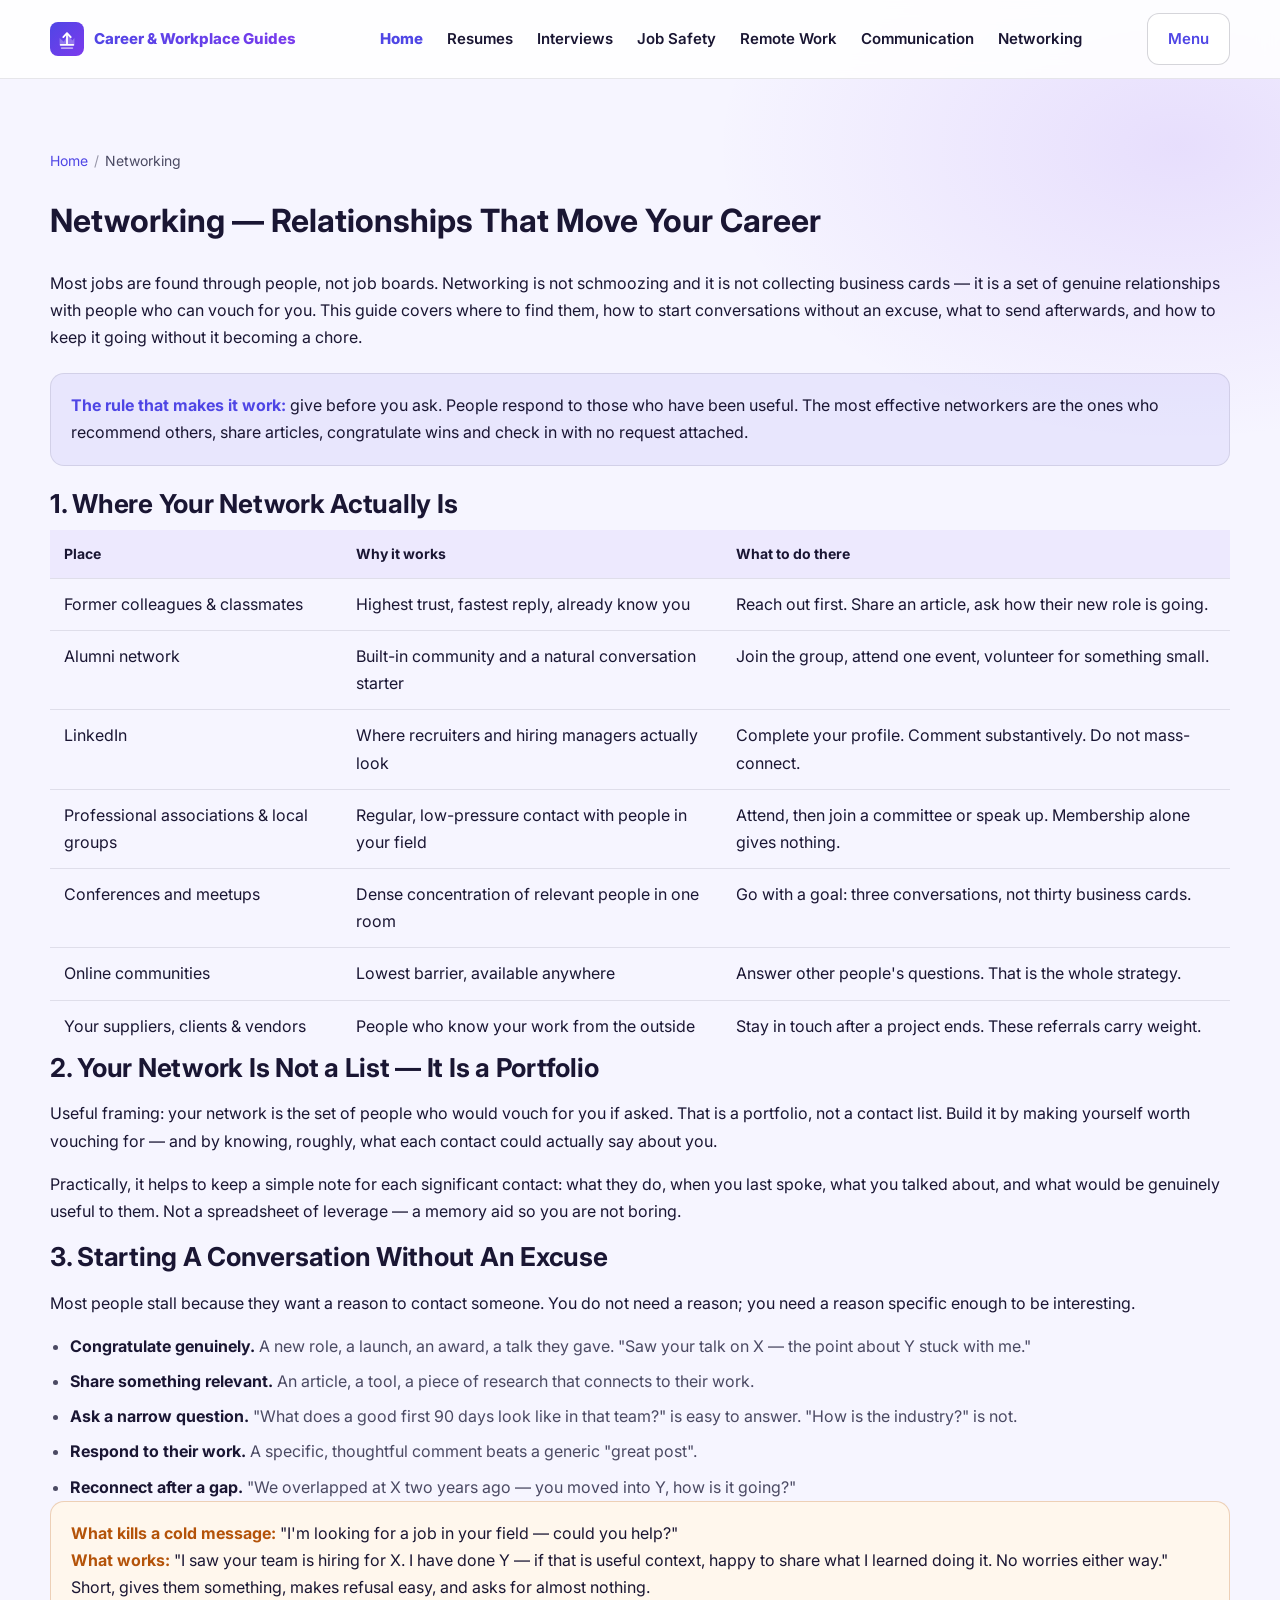
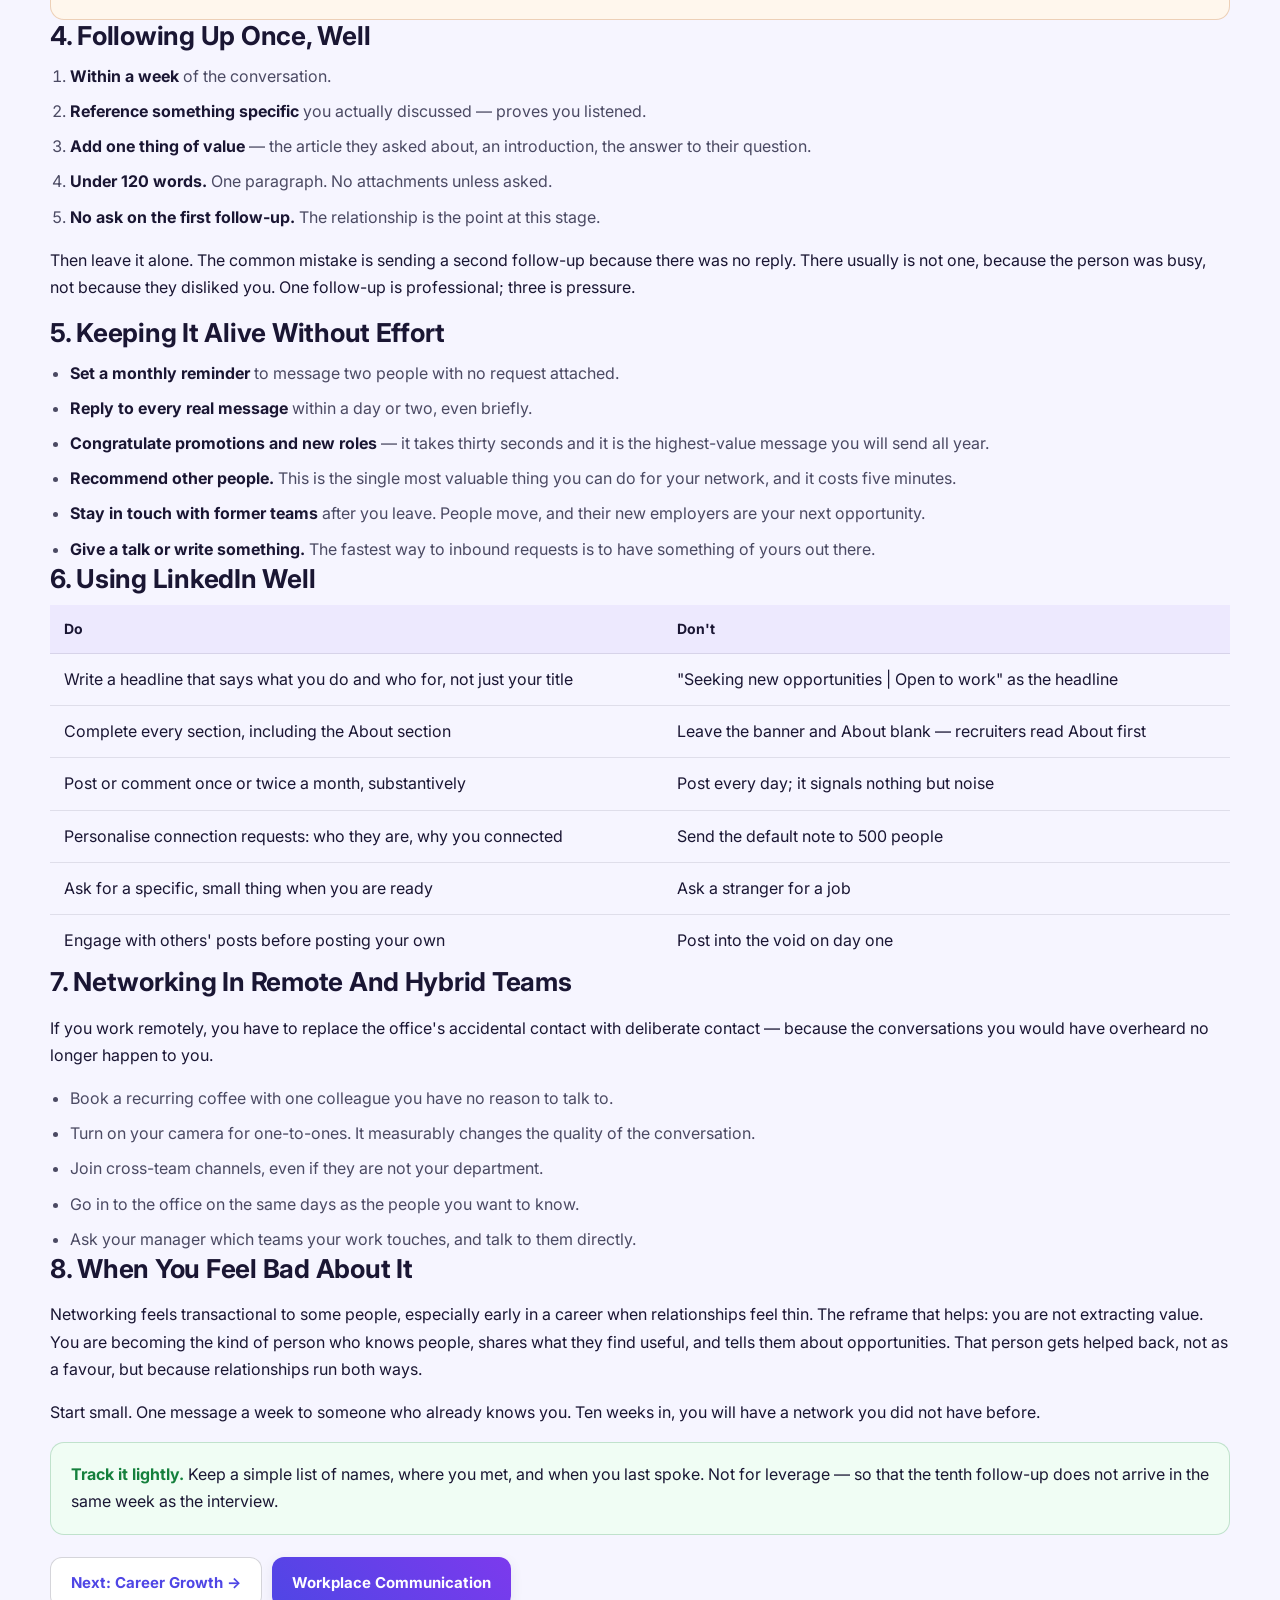
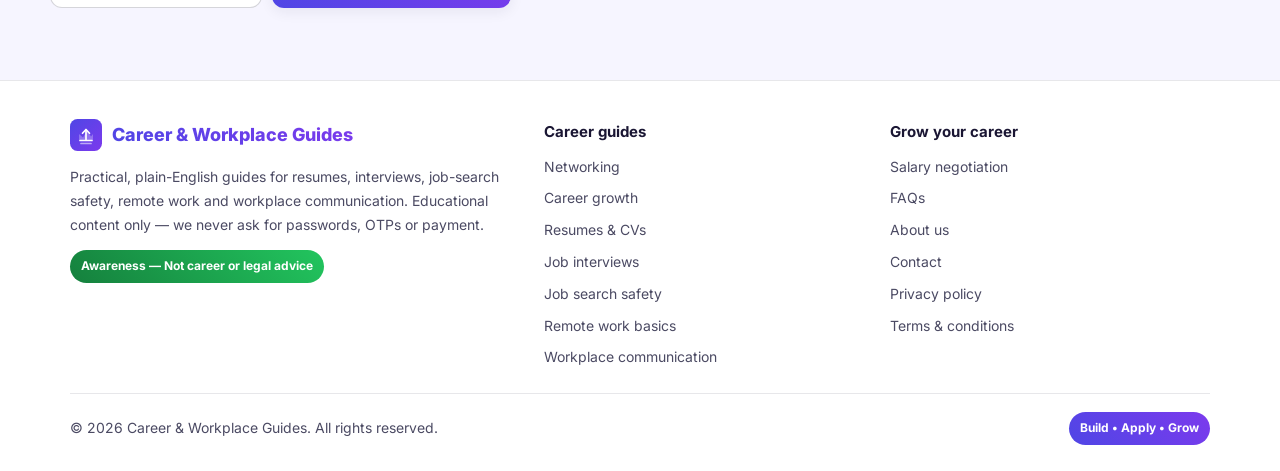
<file: networking.html>
<!doctype html>
<html lang="en">
<head>
<meta charset="utf-8">
<meta name="viewport" content="width=device-width, initial-scale=1"/>
<link rel="icon" href="favicon.svg">
<title>Networking | Career &amp; Workplace Guides</title>
<meta name="description" content="Build a professional network without schmoozing: where to find people, how to start conversations, how to follow up, and how to give value before asking for anything.">
<link rel="preconnect" href="https://fonts.googleapis.com"><link rel="preconnect" href="https://fonts.gstatic.com" crossorigin>
<link href="https://fonts.googleapis.com/css2?family=Inter:wght@400;600;800&display=swap" rel="stylesheet">
<link rel="stylesheet" href="assets/css/style.css" />
<script type="application/ld+json">{"@context":"https://schema.org","@graph":[{"@type":"Article","headline":"Networking \u2014 Relationships That Move Your Career","url":"https://careerworkplaceguides.example/networking.html"},{"@type":"FAQPage","mainEntity":[{"@type":"Question","name":"How do I network when I don't know anyone?","acceptedAnswer":{"@type":"Answer","text":"Start from the edges, not the top. Alumni groups, former colleagues, classmates, local professional associations and online communities are all reachable. Your first fifty contacts will almost certainly be people who already know you or share your starting point."}},{"@type":"Question","name":"How often should I follow up with a new contact?","acceptedAnswer":{"@type":"Answer","text":"Once, briefly, within a week of the conversation, referencing something specific you discussed and adding something of value. After that, reconnect only when you have a real reason. A monthly or quarterly note with something useful is plenty."}},{"@type":"Question","name":"Should I network on LinkedIn?","acceptedAnswer":{"@type":"Answer","text":"Yes, because it is where recruiters and most hiring managers look first, but treat it as a directory rather than a marketplace. Comment thoughtfully on other people's posts, share useful articles occasionally, and keep your own profile current. Cold messages that ask for a job almost never get replies."}}]}]}</script>
</head>
<body>
  <nav class="nav">
    <div class="container nav-inner">
      <a class="logo" href="index.html" aria-label="Career and Workplace Guides home"><img
          src="assets/img/logo-shield.svg" alt="Career and Workplace Guides icon" width="34" height="34"><span> Career
          &amp; Workplace Guides</span></a>
      <div class="menu" data-nav-menu> <a href="index.html" class="active">Home</a>
        <a href="resumes.html">Resumes</a>
        <a href="interviews.html">Interviews</a>
        <a href="job-search-safety.html">Job Safety</a>
        <a href="remote-work.html">Remote Work</a>
        <a href="workplace-communication.html">Communication</a>
        <a href="networking.html">Networking</a>
      </div>
      <div class="right">
        <a class="btn ghost" data-nav-toggle aria-expanded="false">Menu</a>
      </div>
    </div>
  </nav>
<main class="section container">
  <nav class="breadcrumb"><a href="index.html">Home</a><span class="sep">/</span><span>Networking</span></nav>
  <h1>Networking &mdash; Relationships That Move Your Career</h1>
  <p>Most jobs are found through people, not job boards. Networking is not schmoozing and it is not collecting business cards &mdash; it is a set of genuine relationships with people who can vouch for you. This guide covers where to find them, how to start conversations without an excuse, what to send afterwards, and how to keep it going without it becoming a chore.</p>
  <div class="note" style="margin:22px 0"><b>The rule that makes it work:</b> give before you ask. People respond to those who have been useful. The most effective networkers are the ones who recommend others, share articles, congratulate wins and check in with no request attached.</div>

  <h2>1. Where Your Network Actually Is</h2>
  <table class="table"><thead><tr><th>Place</th><th>Why it works</th><th>What to do there</th></tr></thead><tbody><tr><td>Former colleagues &amp; classmates</td><td>Highest trust, fastest reply, already know you</td><td>Reach out first. Share an article, ask how their new role is going.</td></tr><tr><td>Alumni network</td><td>Built-in community and a natural conversation starter</td><td>Join the group, attend one event, volunteer for something small.</td></tr><tr><td>LinkedIn</td><td>Where recruiters and hiring managers actually look</td><td>Complete your profile. Comment substantively. Do not mass-connect.</td></tr><tr><td>Professional associations &amp; local groups</td><td>Regular, low-pressure contact with people in your field</td><td>Attend, then join a committee or speak up. Membership alone gives nothing.</td></tr><tr><td>Conferences and meetups</td><td>Dense concentration of relevant people in one room</td><td>Go with a goal: three conversations, not thirty business cards.</td></tr><tr><td>Online communities</td><td>Lowest barrier, available anywhere</td><td>Answer other people's questions. That is the whole strategy.</td></tr><tr><td>Your suppliers, clients &amp; vendors</td><td>People who know your work from the outside</td><td>Stay in touch after a project ends. These referrals carry weight.</td></tr></tbody></table>

  <h2>2. Your Network Is Not a List &mdash; It Is a Portfolio</h2>
  <p>Useful framing: your network is the set of people who would vouch for you if asked. That is a portfolio, not a contact list. Build it by making yourself worth vouching for &mdash; and by knowing, roughly, what each contact could actually say about you.</p>
  <p>Practically, it helps to keep a simple note for each significant contact: what they do, when you last spoke, what you talked about, and what would be genuinely useful to them. Not a spreadsheet of leverage &mdash; a memory aid so you are not boring.</p>

  <h2>3. Starting A Conversation Without An Excuse</h2>
  <p>Most people stall because they want a reason to contact someone. You do not need a reason; you need a reason specific enough to be interesting.</p>
  <ul class="list">
    <li><strong>Congratulate genuinely.</strong> A new role, a launch, an award, a talk they gave. "Saw your talk on X &mdash; the point about Y stuck with me."</li>
    <li><strong>Share something relevant.</strong> An article, a tool, a piece of research that connects to their work.</li>
    <li><strong>Ask a narrow question.</strong> "What does a good first 90 days look like in that team?" is easy to answer. "How is the industry?" is not.</li>
    <li><strong>Respond to their work.</strong> A specific, thoughtful comment beats a generic "great post".</li>
    <li><strong>Reconnect after a gap.</strong> "We overlapped at X two years ago &mdash; you moved into Y, how is it going?"</li>
  </ul>
  <div class="note warn"><b>What kills a cold message:</b> "I'm looking for a job in your field &mdash; could you help?"<br><b>What works:</b> "I saw your team is hiring for X. I have done Y &mdash; if that is useful context, happy to share what I learned doing it. No worries either way." Short, gives them something, makes refusal easy, and asks for almost nothing.</div>

  <h2>4. Following Up Once, Well</h2>
  <ol class="list">
    <li><strong>Within a week</strong> of the conversation.</li>
    <li><strong>Reference something specific</strong> you actually discussed &mdash; proves you listened.</li>
    <li><strong>Add one thing of value</strong> &mdash; the article they asked about, an introduction, the answer to their question.</li>
    <li><strong>Under 120 words.</strong> One paragraph. No attachments unless asked.</li>
    <li><strong>No ask on the first follow-up.</strong> The relationship is the point at this stage.</li>
  </ol>
  <p>Then leave it alone. The common mistake is sending a second follow-up because there was no reply. There usually is not one, because the person was busy, not because they disliked you. One follow-up is professional; three is pressure.</p>

  <h2>5. Keeping It Alive Without Effort</h2>
  <ul class="list">
    <li><strong>Set a monthly reminder</strong> to message two people with no request attached.</li>
    <li><strong>Reply to every real message</strong> within a day or two, even briefly.</li>
    <li><strong>Congratulate promotions and new roles</strong> &mdash; it takes thirty seconds and it is the highest-value message you will send all year.</li>
    <li><strong>Recommend other people.</strong> This is the single most valuable thing you can do for your network, and it costs five minutes.</li>
    <li><strong>Stay in touch with former teams</strong> after you leave. People move, and their new employers are your next opportunity.</li>
    <li><strong>Give a talk or write something.</strong> The fastest way to inbound requests is to have something of yours out there.</li>
  </ul>

  <h2>6. Using LinkedIn Well</h2>
  <table class="table"><thead><tr><th>Do</th><th>Don't</th></tr></thead><tbody><tr><td>Write a headline that says what you do and who for, not just your title</td><td>"Seeking new opportunities | Open to work" as the headline</td></tr><tr><td>Complete every section, including the About section</td><td>Leave the banner and About blank &mdash; recruiters read About first</td></tr><tr><td>Post or comment once or twice a month, substantively</td><td>Post every day; it signals nothing but noise</td></tr><tr><td>Personalise connection requests: who they are, why you connected</td><td>Send the default note to 500 people</td></tr><tr><td>Ask for a specific, small thing when you are ready</td><td>Ask a stranger for a job</td></tr><tr><td>Engage with others' posts before posting your own</td><td>Post into the void on day one</td></tr></tbody></table>

  <h2>7. Networking In Remote And Hybrid Teams</h2>
  <p>If you work remotely, you have to replace the office's accidental contact with deliberate contact &mdash; because the conversations you would have overheard no longer happen to you.</p>
  <ul class="list">
    <li>Book a recurring coffee with one colleague you have no reason to talk to.</li>
    <li>Turn on your camera for one-to-ones. It measurably changes the quality of the conversation.</li>
    <li>Join cross-team channels, even if they are not your department.</li>
    <li>Go in to the office on the same days as the people you want to know.</li>
    <li>Ask your manager which teams your work touches, and talk to them directly.</li>
  </ul>

  <h2>8. When You Feel Bad About It</h2>
  <p>Networking feels transactional to some people, especially early in a career when relationships feel thin. The reframe that helps: you are not extracting value. You are becoming the kind of person who knows people, shares what they find useful, and tells them about opportunities. That person gets helped back, not as a favour, but because relationships run both ways.</p>
  <p>Start small. One message a week to someone who already knows you. Ten weeks in, you will have a network you did not have before.</p>
  <div class="note ok"><b>Track it lightly.</b> Keep a simple list of names, where you met, and when you last spoke. Not for leverage &mdash; so that the tenth follow-up does not arrive in the same week as the interview.</div>
  <div style="display:flex;gap:10px;flex-wrap:wrap;margin-top:22px"><a class="btn ghost" href="career-growth.html">Next: Career Growth &rarr;</a><a class="btn" href="workplace-communication.html">Workplace Communication</a></div>
</main>
<footer class="footer">
  <div class="container">
    <div class="footer-grid">
      <div>
        <a class="logo" href="index.html"><img src="assets/img/logo-shield.svg" alt="" width="32" height="32"><span> Career &amp; Workplace Guides</span></a>
        <p>Practical, plain-English guides for resumes, interviews, job-search safety, remote work and workplace communication. Educational content only &mdash; we never ask for passwords, OTPs or payment.</p>
        <span class="badge badge-green">Awareness &mdash; Not career or legal advice</span>
      </div>
      <div>
        <h4>Career guides</h4>
        <ul class="footer-links">
           <li><a href="networking.html">Networking</a></li>
          <li><a href="career-growth.html">Career growth</a></li>
          <li><a href="resumes.html">Resumes &amp; CVs</a></li>
          <li><a href="interviews.html">Job interviews</a></li>
          <li><a href="job-search-safety.html">Job search safety</a></li>
          <li><a href="remote-work.html">Remote work basics</a></li>
          <li><a href="workplace-communication.html">Workplace communication</a></li>
        </ul>
      </div>
      <div>
        <h4>Grow your career</h4>
        <ul class="footer-links">
         
          <li><a href="salary-negotiation.html">Salary negotiation</a></li>
          <li><a href="faqs.html">FAQs</a></li>
          <li><a href="about.html">About us</a></li>
          <li><a href="contact-us.html">Contact</a></li>
          <li><a href="privacy-policy.html">Privacy policy</a></li>
          <li><a href="terms-conditions.html">Terms &amp; conditions</a></li>
        </ul>
      </div>
    </div>
    <div class="footer-bottom">
      <div>&copy; <span data-year>2026</span> Career &amp; Workplace Guides. All rights reserved.</div>
      <div style="display:flex;gap:10px;align-items:center;flex-wrap:wrap"><span class="badge">Build &bull; Apply &bull; Grow</span></div>
    </div>
  </div>
</footer>
<script src="assets/js/main.js"></script>
</body>
</html>
</file>
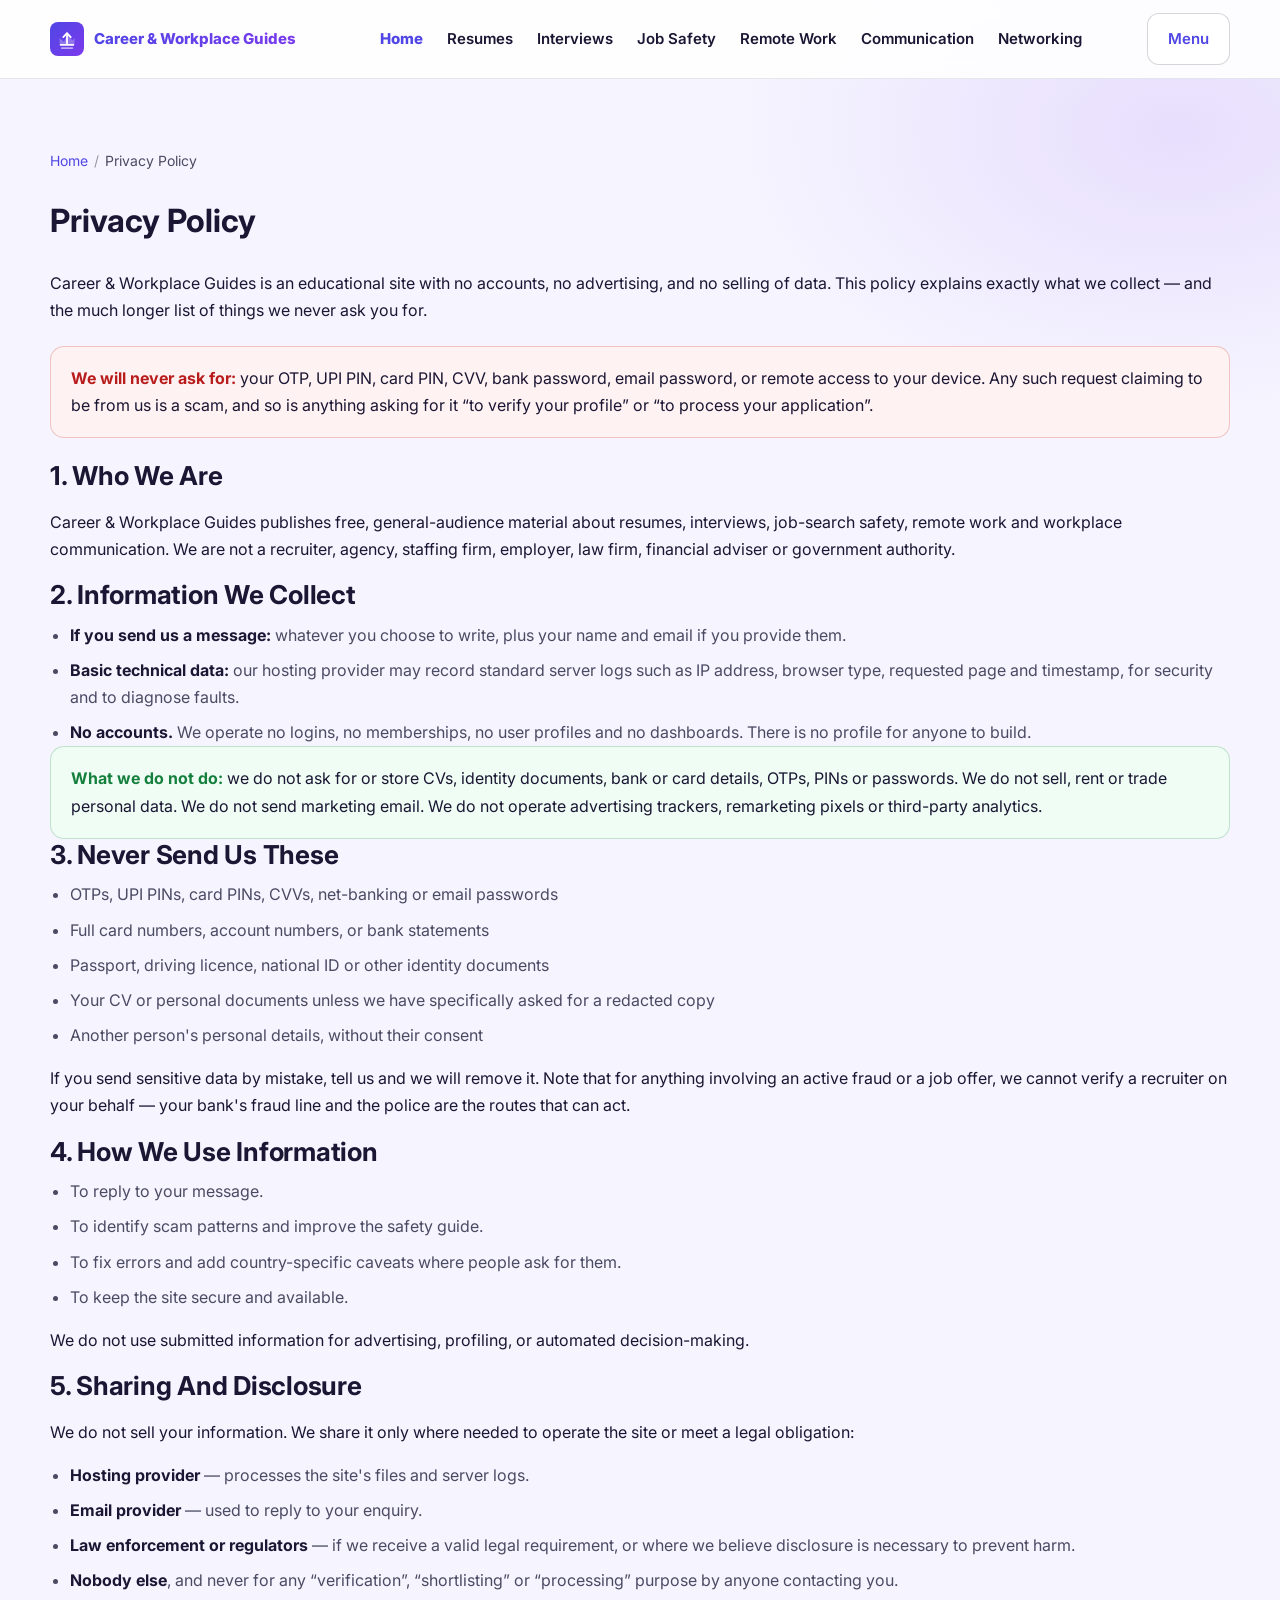
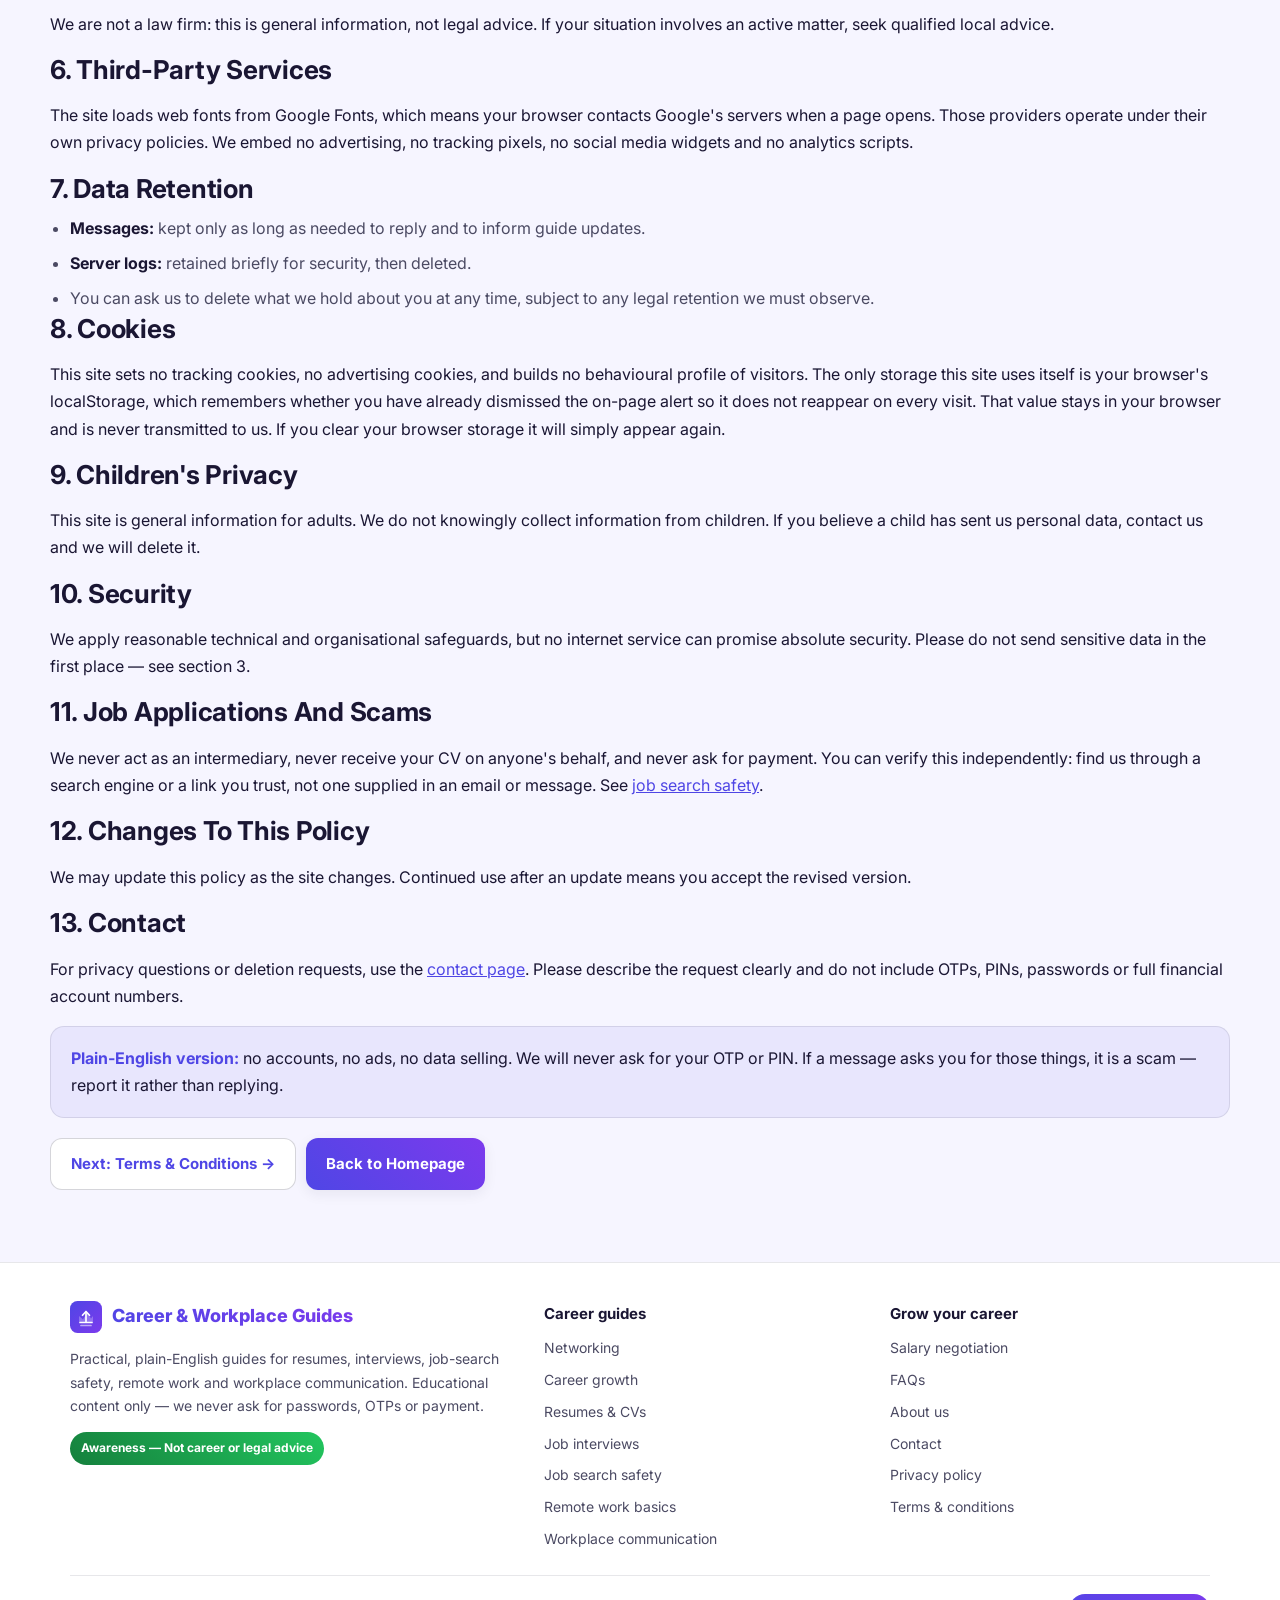
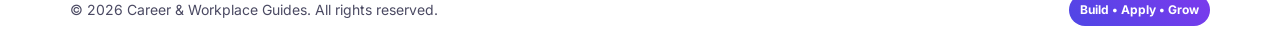
<file: privacy-policy.html>
<!doctype html>
<html lang="en">

<head>
  <meta charset="utf-8">
  <meta name="viewport" content="width=device-width, initial-scale=1" />
  <link rel="icon" href="favicon.svg">
  <title>Privacy Policy | Career &amp; Workplace Guides</title>
  <meta name="description" content="Privacy Policy for Career and Workplace Guides: no accounts, no advertising, no data selling, and what we never ask you to send.">
  <link rel="preconnect" href="https://fonts.googleapis.com">
  <link rel="preconnect" href="https://fonts.gstatic.com" crossorigin>
  <link href="https://fonts.googleapis.com/css2?family=Inter:wght@400;600;800&display=swap" rel="stylesheet">
  <link rel="stylesheet" href="assets/css/style.css" />
  <script type="application/ld+json">{"@context":"https://schema.org","@type":"WebPage","name":"Privacy Policy","url":"https://careerworkplaceguides.example/privacy-policy.html"}</script>
</head>

<body>
  <nav class="nav">
    <div class="container nav-inner">
      <a class="logo" href="index.html" aria-label="Career and Workplace Guides home"><img
          src="assets/img/logo-shield.svg" alt="Career and Workplace Guides icon" width="34" height="34"><span> Career
          &amp; Workplace Guides</span></a>
      <div class="menu" data-nav-menu> <a href="index.html" class="active">Home</a>
        <a href="resumes.html">Resumes</a>
        <a href="interviews.html">Interviews</a>
        <a href="job-search-safety.html">Job Safety</a>
        <a href="remote-work.html">Remote Work</a>
        <a href="workplace-communication.html">Communication</a>
        <a href="networking.html">Networking</a>
      </div>
      <div class="right">
        <a class="btn ghost" data-nav-toggle aria-expanded="false">Menu</a>
      </div>
    </div>
  </nav>
  <main class="section container">
  <nav class="breadcrumb"><a href="index.html">Home</a><span class="sep">/</span><span>Privacy Policy</span></nav>
  <h1>Privacy Policy</h1>
  <p>Career &amp; Workplace Guides is an educational site with no accounts, no advertising, and no selling of data. This policy explains exactly what we collect &mdash; and the much longer list of things we never ask you for.</p>
  <div class="note danger" style="margin:22px 0"><b>We will never ask for:</b> your OTP, UPI PIN, card PIN, CVV, bank password, email password, or remote access to your device. Any such request claiming to be from us is a scam, and so is anything asking for it &ldquo;to verify your profile&rdquo; or &ldquo;to process your application&rdquo;.</div>

  <h2>1. Who We Are</h2><p>Career &amp; Workplace Guides publishes free, general-audience material about resumes, interviews, job-search safety, remote work and workplace communication. We are not a recruiter, agency, staffing firm, employer, law firm, financial adviser or government authority.</p>
  <h2>2. Information We Collect</h2>
  <ul class="list">
    <li><strong>If you send us a message:</strong> whatever you choose to write, plus your name and email if you provide them.</li>
    <li><strong>Basic technical data:</strong> our hosting provider may record standard server logs such as IP address, browser type, requested page and timestamp, for security and to diagnose faults.</li>
    <li><strong>No accounts.</strong> We operate no logins, no memberships, no user profiles and no dashboards. There is no profile for anyone to build.</li>
  </ul>
  <div class="note ok"><b>What we do not do:</b> we do not ask for or store CVs, identity documents, bank or card details, OTPs, PINs or passwords. We do not sell, rent or trade personal data. We do not send marketing email. We do not operate advertising trackers, remarketing pixels or third-party analytics.</div>
  <h2>3. Never Send Us These</h2>
  <ul class="list">
    <li>OTPs, UPI PINs, card PINs, CVVs, net-banking or email passwords</li>
    <li>Full card numbers, account numbers, or bank statements</li>
    <li>Passport, driving licence, national ID or other identity documents</li>
    <li>Your CV or personal documents unless we have specifically asked for a redacted copy</li>
    <li>Another person's personal details, without their consent</li>
  </ul>
  <p>If you send sensitive data by mistake, tell us and we will remove it. Note that for anything involving an active fraud or a job offer, we cannot verify a recruiter on your behalf &mdash; your bank's fraud line and the police are the routes that can act.</p>
  <h2>4. How We Use Information</h2>
  <ul class="list">
    <li>To reply to your message.</li>
    <li>To identify scam patterns and improve the safety guide.</li>
    <li>To fix errors and add country-specific caveats where people ask for them.</li>
    <li>To keep the site secure and available.</li>
  </ul>
  <p>We do not use submitted information for advertising, profiling, or automated decision-making.</p>
  <h2>5. Sharing And Disclosure</h2><p>We do not sell your information. We share it only where needed to operate the site or meet a legal obligation:</p>
  <ul class="list">
    <li><strong>Hosting provider</strong> &mdash; processes the site's files and server logs.</li>
    <li><strong>Email provider</strong> &mdash; used to reply to your enquiry.</li>
    <li><strong>Law enforcement or regulators</strong> &mdash; if we receive a valid legal requirement, or where we believe disclosure is necessary to prevent harm.</li>
    <li><strong>Nobody else</strong>, and never for any &ldquo;verification&rdquo;, &ldquo;shortlisting&rdquo; or &ldquo;processing&rdquo; purpose by anyone contacting you.</li>
  </ul>
  <p>We are not a law firm: this is general information, not legal advice. If your situation involves an active matter, seek qualified local advice.</p>
  <h2>6. Third-Party Services</h2><p>The site loads web fonts from Google Fonts, which means your browser contacts Google's servers when a page opens. Those providers operate under their own privacy policies. We embed no advertising, no tracking pixels, no social media widgets and no analytics scripts.</p>
  <h2>7. Data Retention</h2>
  <ul class="list">
    <li><strong>Messages:</strong> kept only as long as needed to reply and to inform guide updates.</li>
    <li><strong>Server logs:</strong> retained briefly for security, then deleted.</li>
    <li>You can ask us to delete what we hold about you at any time, subject to any legal retention we must observe.</li>
  </ul>
  <h2>8. Cookies</h2><p>This site sets no tracking cookies, no advertising cookies, and builds no behavioural profile of visitors. The only storage this site uses itself is your browser's localStorage, which remembers whether you have already dismissed the on-page alert so it does not reappear on every visit. That value stays in your browser and is never transmitted to us. If you clear your browser storage it will simply appear again.</p>
  <h2>9. Children's Privacy</h2><p>This site is general information for adults. We do not knowingly collect information from children. If you believe a child has sent us personal data, contact us and we will delete it.</p>
  <h2>10. Security</h2><p>We apply reasonable technical and organisational safeguards, but no internet service can promise absolute security. Please do not send sensitive data in the first place &mdash; see section 3.</p>
  <h2>11. Job Applications And Scams</h2><p>We never act as an intermediary, never receive your CV on anyone's behalf, and never ask for payment. You can verify this independently: find us through a search engine or a link you trust, not one supplied in an email or message. See <a href="job-search-safety.html">job search safety</a>.</p>
  <h2>12. Changes To This Policy</h2><p>We may update this policy as the site changes. Continued use after an update means you accept the revised version.</p>
  <h2>13. Contact</h2><p>For privacy questions or deletion requests, use the <a href="contact-us.html">contact page</a>. Please describe the request clearly and do not include OTPs, PINs, passwords or full financial account numbers.</p>
  <div class="note"><b>Plain-English version:</b> no accounts, no ads, no data selling. We will never ask for your OTP or PIN. If a message asks you for those things, it is a scam &mdash; report it rather than replying.</div>
  <div style="display:flex;gap:10px;flex-wrap:wrap;margin-top:20px"><a class="btn ghost" href="terms-conditions.html">Next: Terms &amp; Conditions &rarr;</a><a class="btn" href="index.html">Back to Homepage</a></div>
</main>
  <footer class="footer">
  <div class="container">
    <div class="footer-grid">
      <div>
        <a class="logo" href="index.html"><img src="assets/img/logo-shield.svg" alt="" width="32" height="32"><span> Career &amp; Workplace Guides</span></a>
        <p>Practical, plain-English guides for resumes, interviews, job-search safety, remote work and workplace communication. Educational content only &mdash; we never ask for passwords, OTPs or payment.</p>
        <span class="badge badge-green">Awareness &mdash; Not career or legal advice</span>
      </div>
      <div>
        <h4>Career guides</h4>
        <ul class="footer-links">
           <li><a href="networking.html">Networking</a></li>
          <li><a href="career-growth.html">Career growth</a></li>
          <li><a href="resumes.html">Resumes &amp; CVs</a></li>
          <li><a href="interviews.html">Job interviews</a></li>
          <li><a href="job-search-safety.html">Job search safety</a></li>
          <li><a href="remote-work.html">Remote work basics</a></li>
          <li><a href="workplace-communication.html">Workplace communication</a></li>
        </ul>
      </div>
      <div>
        <h4>Grow your career</h4>
        <ul class="footer-links">
         
          <li><a href="salary-negotiation.html">Salary negotiation</a></li>
          <li><a href="faqs.html">FAQs</a></li>
          <li><a href="about.html">About us</a></li>
          <li><a href="contact-us.html">Contact</a></li>
          <li><a href="privacy-policy.html">Privacy policy</a></li>
          <li><a href="terms-conditions.html">Terms &amp; conditions</a></li>
        </ul>
      </div>
    </div>
    <div class="footer-bottom">
      <div>&copy; <span data-year>2026</span> Career &amp; Workplace Guides. All rights reserved.</div>
      <div style="display:flex;gap:10px;align-items:center;flex-wrap:wrap"><span class="badge">Build &bull; Apply &bull; Grow</span></div>
    </div>
  </div>
</footer>
  <script src="assets/js/main.js"></script>
</body>

</html>
</file>
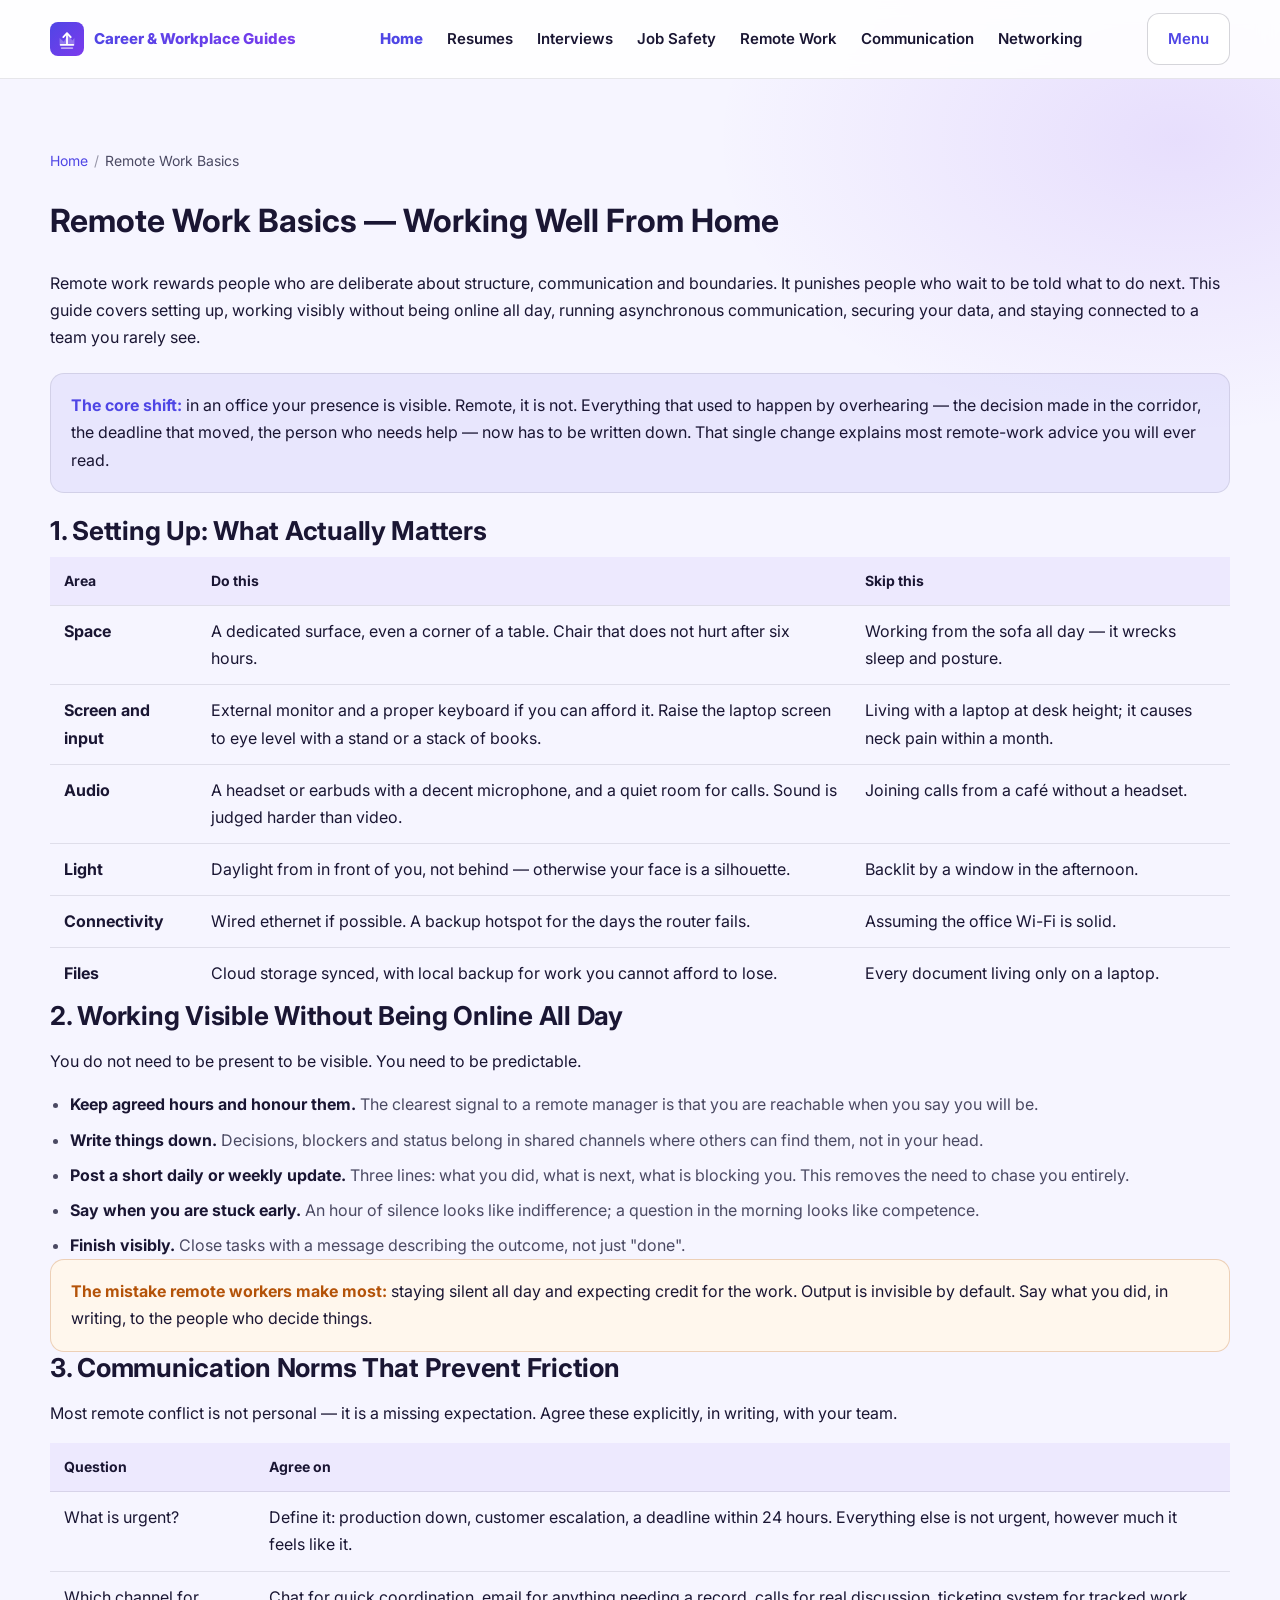
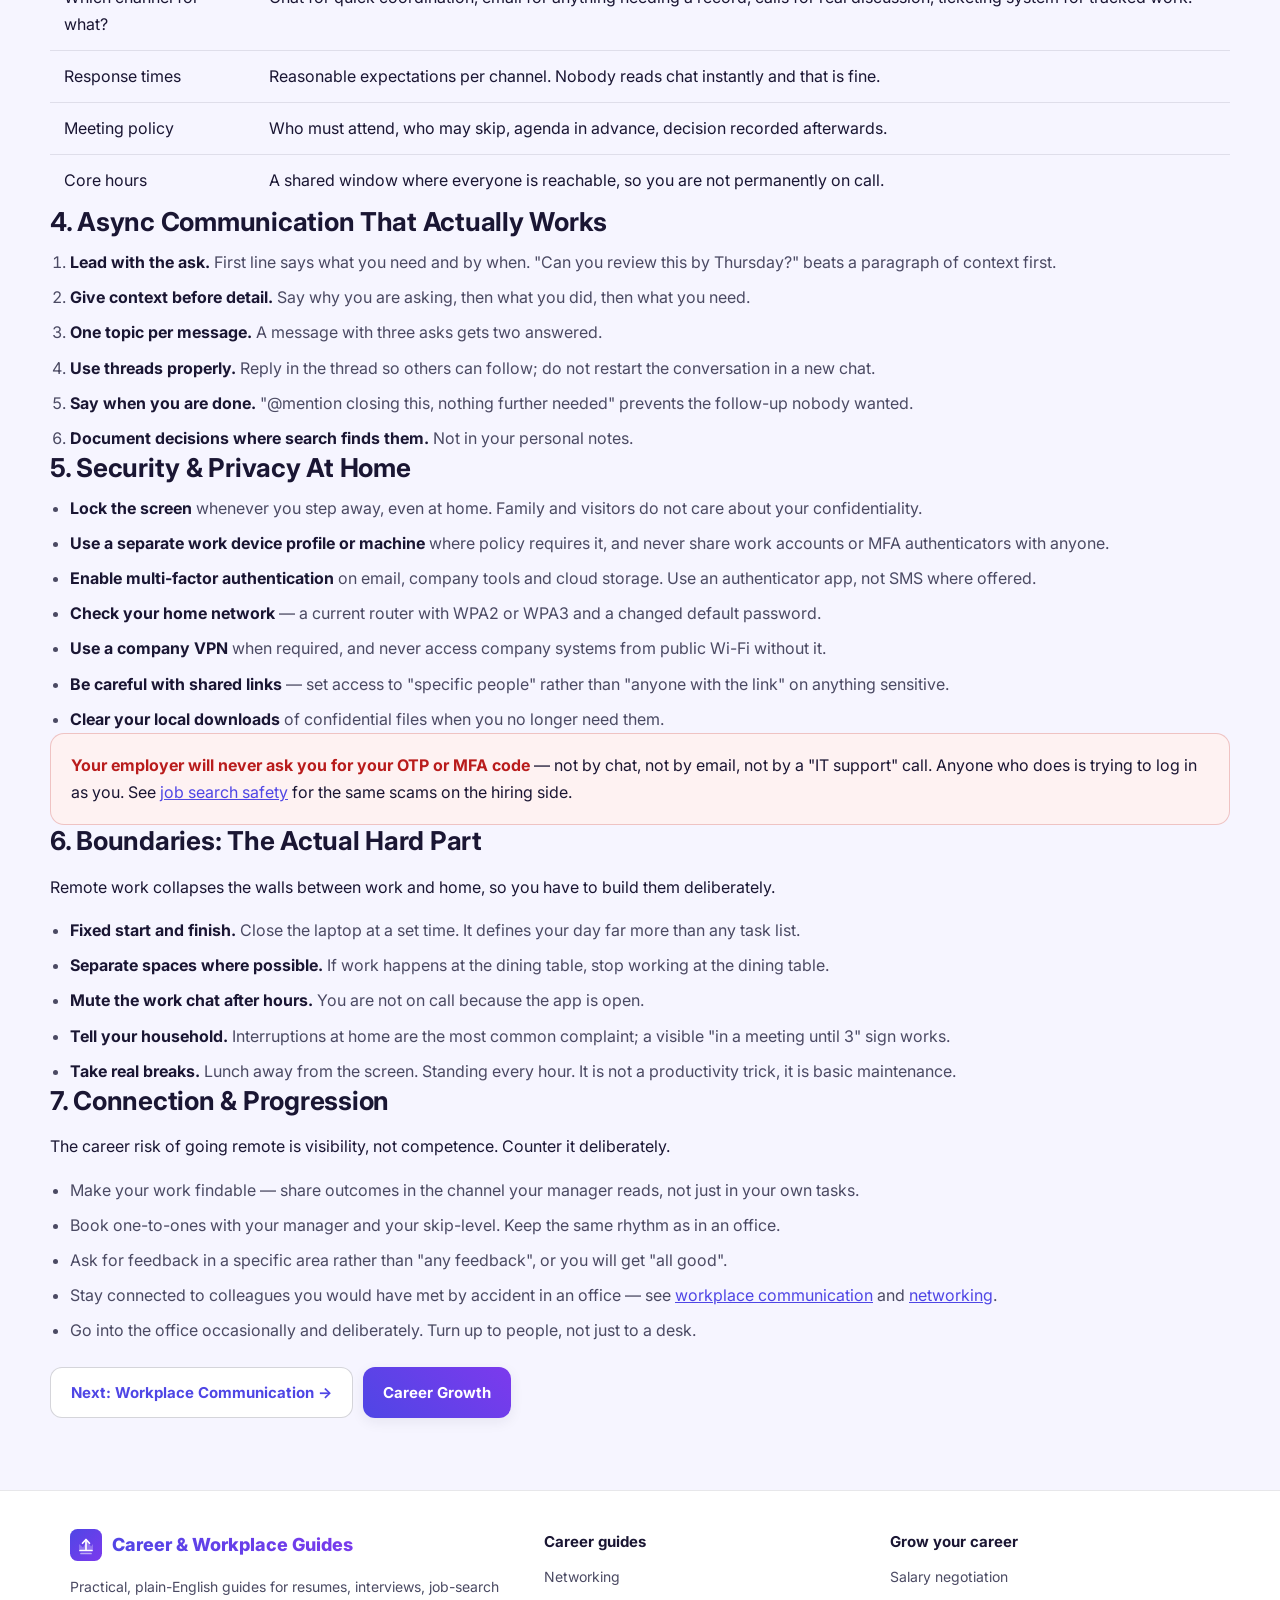
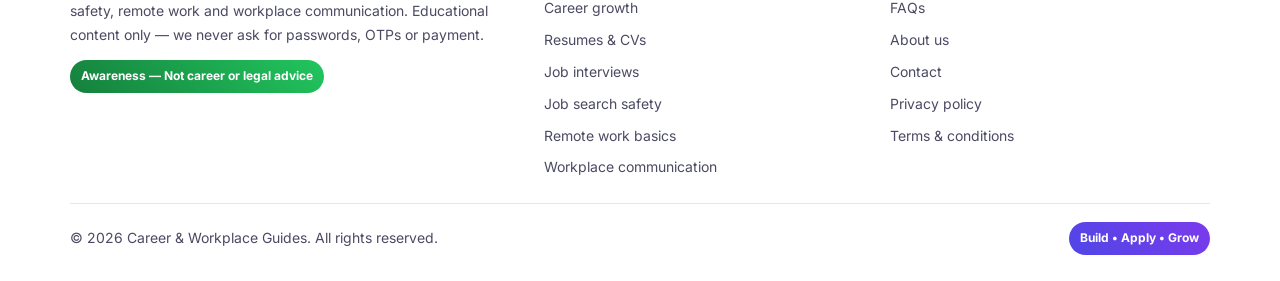
<file: remote-work.html>
<!doctype html>
<html lang="en">
<head>
<meta charset="utf-8">
<meta name="viewport" content="width=device-width, initial-scale=1"/>
<link rel="icon" href="favicon.svg">
<title>Remote Work Basics | Career &amp; Workplace Guides</title>
<meta name="description" content="Remote work basics: setting up a home office, staying productive and visible, running async communication, security, boundaries and staying connected to your team.">
<link rel="preconnect" href="https://fonts.googleapis.com"><link rel="preconnect" href="https://fonts.gstatic.com" crossorigin>
<link href="https://fonts.googleapis.com/css2?family=Inter:wght@400;600;800&display=swap" rel="stylesheet">
<link rel="stylesheet" href="assets/css/style.css" />
<script type="application/ld+json">{"@context":"https://schema.org","@graph":[{"@type":"Article","headline":"Remote Work Basics \u2014 Working Well From Home","url":"https://careerworkplaceguides.example/remote-work.html"},{"@type":"FAQPage","mainEntity":[{"@type":"Question","name":"How do you stay productive working from home?","acceptedAnswer":{"@type":"Answer","text":"Use time-blocking, a fixed start and end time, and a separate workspace if you can manage it. Keep a written list of the day's three priorities, batch messaging into a few check-in windows, and take real breaks away from the desk. Most remote productivity problems are actually boundary problems."}},{"@type":"Question","name":"How do you prove you are working when you are remote?","acceptedAnswer":{"@type":"Answer","text":"Do not try to prove it by being constantly online. Be visible through predictable communication, reliable delivery, clear status updates and good documentation. What you are measured on is output and trust, and both come from predictability rather than presence."}},{"@type":"Question","name":"Is working remotely as productive as working in an office?","acceptedAnswer":{"@type":"Answer","text":"For focused individual work it is very often more productive, because you control your environment and lose commuting time. It is weaker for tasks that depend on rapid, unplanned collaboration, and for people who find structure difficult without it. This varies hugely by role, person and how well the team is set up."}}]}]}</script>
</head>
<body>
  <nav class="nav">
    <div class="container nav-inner">
      <a class="logo" href="index.html" aria-label="Career and Workplace Guides home"><img
          src="assets/img/logo-shield.svg" alt="Career and Workplace Guides icon" width="34" height="34"><span> Career
          &amp; Workplace Guides</span></a>
      <div class="menu" data-nav-menu> <a href="index.html" class="active">Home</a>
        <a href="resumes.html">Resumes</a>
        <a href="interviews.html">Interviews</a>
        <a href="job-search-safety.html">Job Safety</a>
        <a href="remote-work.html">Remote Work</a>
        <a href="workplace-communication.html">Communication</a>
        <a href="networking.html">Networking</a>
      </div>
      <div class="right">
        <a class="btn ghost" data-nav-toggle aria-expanded="false">Menu</a>
      </div>
    </div>
  </nav>
<main class="section container">
  <nav class="breadcrumb"><a href="index.html">Home</a><span class="sep">/</span><span>Remote Work Basics</span></nav>
  <h1>Remote Work Basics &mdash; Working Well From Home</h1>
  <p>Remote work rewards people who are deliberate about structure, communication and boundaries. It punishes people who wait to be told what to do next. This guide covers setting up, working visibly without being online all day, running asynchronous communication, securing your data, and staying connected to a team you rarely see.</p>
  <div class="note" style="margin:22px 0"><b>The core shift:</b> in an office your presence is visible. Remote, it is not. Everything that used to happen by overhearing &mdash; the decision made in the corridor, the deadline that moved, the person who needs help &mdash; now has to be written down. That single change explains most remote-work advice you will ever read.</div>

  <h2>1. Setting Up: What Actually Matters</h2>
  <table class="table"><thead><tr><th>Area</th><th>Do this</th><th>Skip this</th></tr></thead><tbody><tr><td><strong>Space</strong></td><td>A dedicated surface, even a corner of a table. Chair that does not hurt after six hours.</td><td>Working from the sofa all day &mdash; it wrecks sleep and posture.</td></tr><tr><td><strong>Screen and input</strong></td><td>External monitor and a proper keyboard if you can afford it. Raise the laptop screen to eye level with a stand or a stack of books.</td><td>Living with a laptop at desk height; it causes neck pain within a month.</td></tr><tr><td><strong>Audio</strong></td><td>A headset or earbuds with a decent microphone, and a quiet room for calls. Sound is judged harder than video.</td><td>Joining calls from a caf&#233; without a headset.</td></tr><tr><td><strong>Light</strong></td><td>Daylight from in front of you, not behind &mdash; otherwise your face is a silhouette.</td><td>Backlit by a window in the afternoon.</td></tr><tr><td><strong>Connectivity</strong></td><td>Wired ethernet if possible. A backup hotspot for the days the router fails.</td><td>Assuming the office Wi-Fi is solid.</td></tr><tr><td><strong>Files</strong></td><td>Cloud storage synced, with local backup for work you cannot afford to lose.</td><td>Every document living only on a laptop.</td></tr></tbody></table>

  <h2>2. Working Visible Without Being Online All Day</h2>
  <p>You do not need to be present to be visible. You need to be predictable.</p>
  <ul class="list">
    <li><strong>Keep agreed hours and honour them.</strong> The clearest signal to a remote manager is that you are reachable when you say you will be.</li>
    <li><strong>Write things down.</strong> Decisions, blockers and status belong in shared channels where others can find them, not in your head.</li>
    <li><strong>Post a short daily or weekly update.</strong> Three lines: what you did, what is next, what is blocking you. This removes the need to chase you entirely.</li>
    <li><strong>Say when you are stuck early.</strong> An hour of silence looks like indifference; a question in the morning looks like competence.</li>
    <li><strong>Finish visibly.</strong> Close tasks with a message describing the outcome, not just "done".</li>
  </ul>
  <div class="note warn"><b>The mistake remote workers make most:</b> staying silent all day and expecting credit for the work. Output is invisible by default. Say what you did, in writing, to the people who decide things.</div>

  <h2>3. Communication Norms That Prevent Friction</h2>
  <p>Most remote conflict is not personal &mdash; it is a missing expectation. Agree these explicitly, in writing, with your team.</p>
  <table class="table"><thead><tr><th>Question</th><th>Agree on</th></tr></thead><tbody><tr><td>What is urgent?</td><td>Define it: production down, customer escalation, a deadline within 24 hours. Everything else is not urgent, however much it feels like it.</td></tr><tr><td>Which channel for what?</td><td>Chat for quick coordination, email for anything needing a record, calls for real discussion, ticketing system for tracked work.</td></tr><tr><td>Response times</td><td>Reasonable expectations per channel. Nobody reads chat instantly and that is fine.</td></tr><tr><td>Meeting policy</td><td>Who must attend, who may skip, agenda in advance, decision recorded afterwards.</td></tr><tr><td>Core hours</td><td>A shared window where everyone is reachable, so you are not permanently on call.</td></tr></tbody></table>

  <h2>4. Async Communication That Actually Works</h2>
  <ol class="list">
    <li><strong>Lead with the ask.</strong> First line says what you need and by when. "Can you review this by Thursday?" beats a paragraph of context first.</li>
    <li><strong>Give context before detail.</strong> Say why you are asking, then what you did, then what you need.</li>
    <li><strong>One topic per message.</strong> A message with three asks gets two answered.</li>
    <li><strong>Use threads properly.</strong> Reply in the thread so others can follow; do not restart the conversation in a new chat.</li>
    <li><strong>Say when you are done.</strong> "@mention closing this, nothing further needed" prevents the follow-up nobody wanted.</li>
    <li><strong>Document decisions where search finds them.</strong> Not in your personal notes.</li>
  </ol>

  <h2>5. Security &amp; Privacy At Home</h2>
  <ul class="list">
    <li><strong>Lock the screen</strong> whenever you step away, even at home. Family and visitors do not care about your confidentiality.</li>
    <li><strong>Use a separate work device profile or machine</strong> where policy requires it, and never share work accounts or MFA authenticators with anyone.</li>
    <li><strong>Enable multi-factor authentication</strong> on email, company tools and cloud storage. Use an authenticator app, not SMS where offered.</li>
    <li><strong>Check your home network</strong> &mdash; a current router with WPA2 or WPA3 and a changed default password.</li>
    <li><strong>Use a company VPN</strong> when required, and never access company systems from public Wi-Fi without it.</li>
    <li><strong>Be careful with shared links</strong> &mdash; set access to "specific people" rather than "anyone with the link" on anything sensitive.</li>
    <li><strong>Clear your local downloads</strong> of confidential files when you no longer need them.</li>
  </ul>
  <div class="note danger"><b>Your employer will never ask you for your OTP or MFA code</b> &mdash; not by chat, not by email, not by a "IT support" call. Anyone who does is trying to log in as you. See <a href="job-search-safety.html">job search safety</a> for the same scams on the hiring side.</div>

  <h2>6. Boundaries: The Actual Hard Part</h2>
  <p>Remote work collapses the walls between work and home, so you have to build them deliberately.</p>
  <ul class="list">
    <li><strong>Fixed start and finish.</strong> Close the laptop at a set time. It defines your day far more than any task list.</li>
    <li><strong>Separate spaces where possible.</strong> If work happens at the dining table, stop working at the dining table.</li>
    <li><strong>Mute the work chat after hours.</strong> You are not on call because the app is open.</li>
    <li><strong>Tell your household.</strong> Interruptions at home are the most common complaint; a visible "in a meeting until 3" sign works.</li>
    <li><strong>Take real breaks.</strong> Lunch away from the screen. Standing every hour. It is not a productivity trick, it is basic maintenance.</li>
  </ul>

  <h2>7. Connection &amp; Progression</h2>
  <p>The career risk of going remote is visibility, not competence. Counter it deliberately.</p>
  <ul class="list">
    <li>Make your work findable &mdash; share outcomes in the channel your manager reads, not just in your own tasks.</li>
    <li>Book one-to-ones with your manager and your skip-level. Keep the same rhythm as in an office.</li>
    <li>Ask for feedback in a specific area rather than "any feedback", or you will get "all good".</li>
    <li>Stay connected to colleagues you would have met by accident in an office &mdash; see <a href="workplace-communication.html">workplace communication</a> and <a href="networking.html">networking</a>.</li>
    <li>Go into the office occasionally and deliberately. Turn up to people, not just to a desk.</li>
  </ul>
  <div style="display:flex;gap:10px;flex-wrap:wrap;margin-top:22px"><a class="btn ghost" href="workplace-communication.html">Next: Workplace Communication &rarr;</a><a class="btn" href="career-growth.html">Career Growth</a></div>
</main>
<footer class="footer">
  <div class="container">
    <div class="footer-grid">
      <div>
        <a class="logo" href="index.html"><img src="assets/img/logo-shield.svg" alt="" width="32" height="32"><span> Career &amp; Workplace Guides</span></a>
        <p>Practical, plain-English guides for resumes, interviews, job-search safety, remote work and workplace communication. Educational content only &mdash; we never ask for passwords, OTPs or payment.</p>
        <span class="badge badge-green">Awareness &mdash; Not career or legal advice</span>
      </div>
      <div>
        <h4>Career guides</h4>
        <ul class="footer-links">
            <li><a href="networking.html">Networking</a></li>
          <li><a href="career-growth.html">Career growth</a></li>
          <li><a href="resumes.html">Resumes &amp; CVs</a></li>
          <li><a href="interviews.html">Job interviews</a></li>
          <li><a href="job-search-safety.html">Job search safety</a></li>
          <li><a href="remote-work.html">Remote work basics</a></li>
          <li><a href="workplace-communication.html">Workplace communication</a></li>
        </ul>
      </div>
      <div>
        <h4>Grow your career</h4>
        <ul class="footer-links">
        
          <li><a href="salary-negotiation.html">Salary negotiation</a></li>
          <li><a href="faqs.html">FAQs</a></li>
          <li><a href="about.html">About us</a></li>
          <li><a href="contact-us.html">Contact</a></li>
          <li><a href="privacy-policy.html">Privacy policy</a></li>
          <li><a href="terms-conditions.html">Terms &amp; conditions</a></li>
        </ul>
      </div>
    </div>
    <div class="footer-bottom">
      <div>&copy; <span data-year>2026</span> Career &amp; Workplace Guides. All rights reserved.</div>
      <div style="display:flex;gap:10px;align-items:center;flex-wrap:wrap"><span class="badge">Build &bull; Apply &bull; Grow</span></div>
    </div>
  </div>
</footer>
<script src="assets/js/main.js"></script>
</body>
</html>
</file>
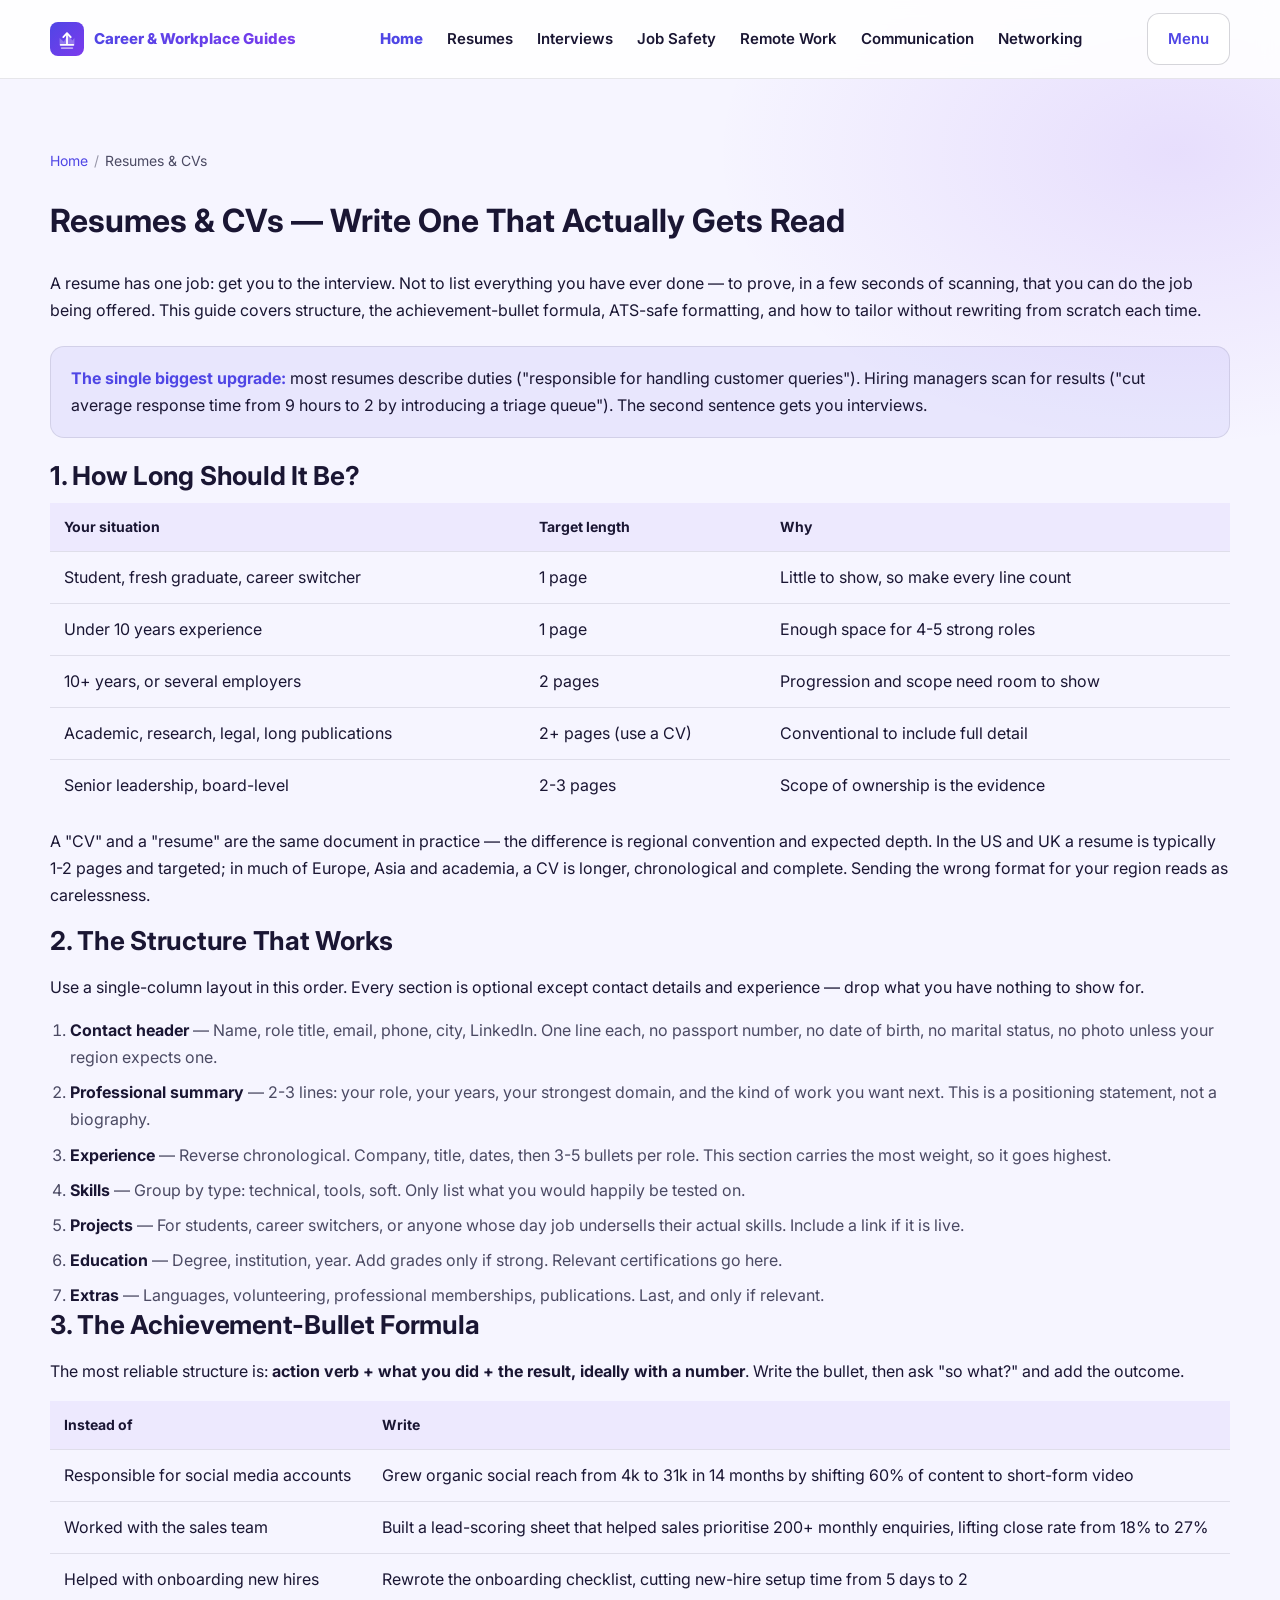
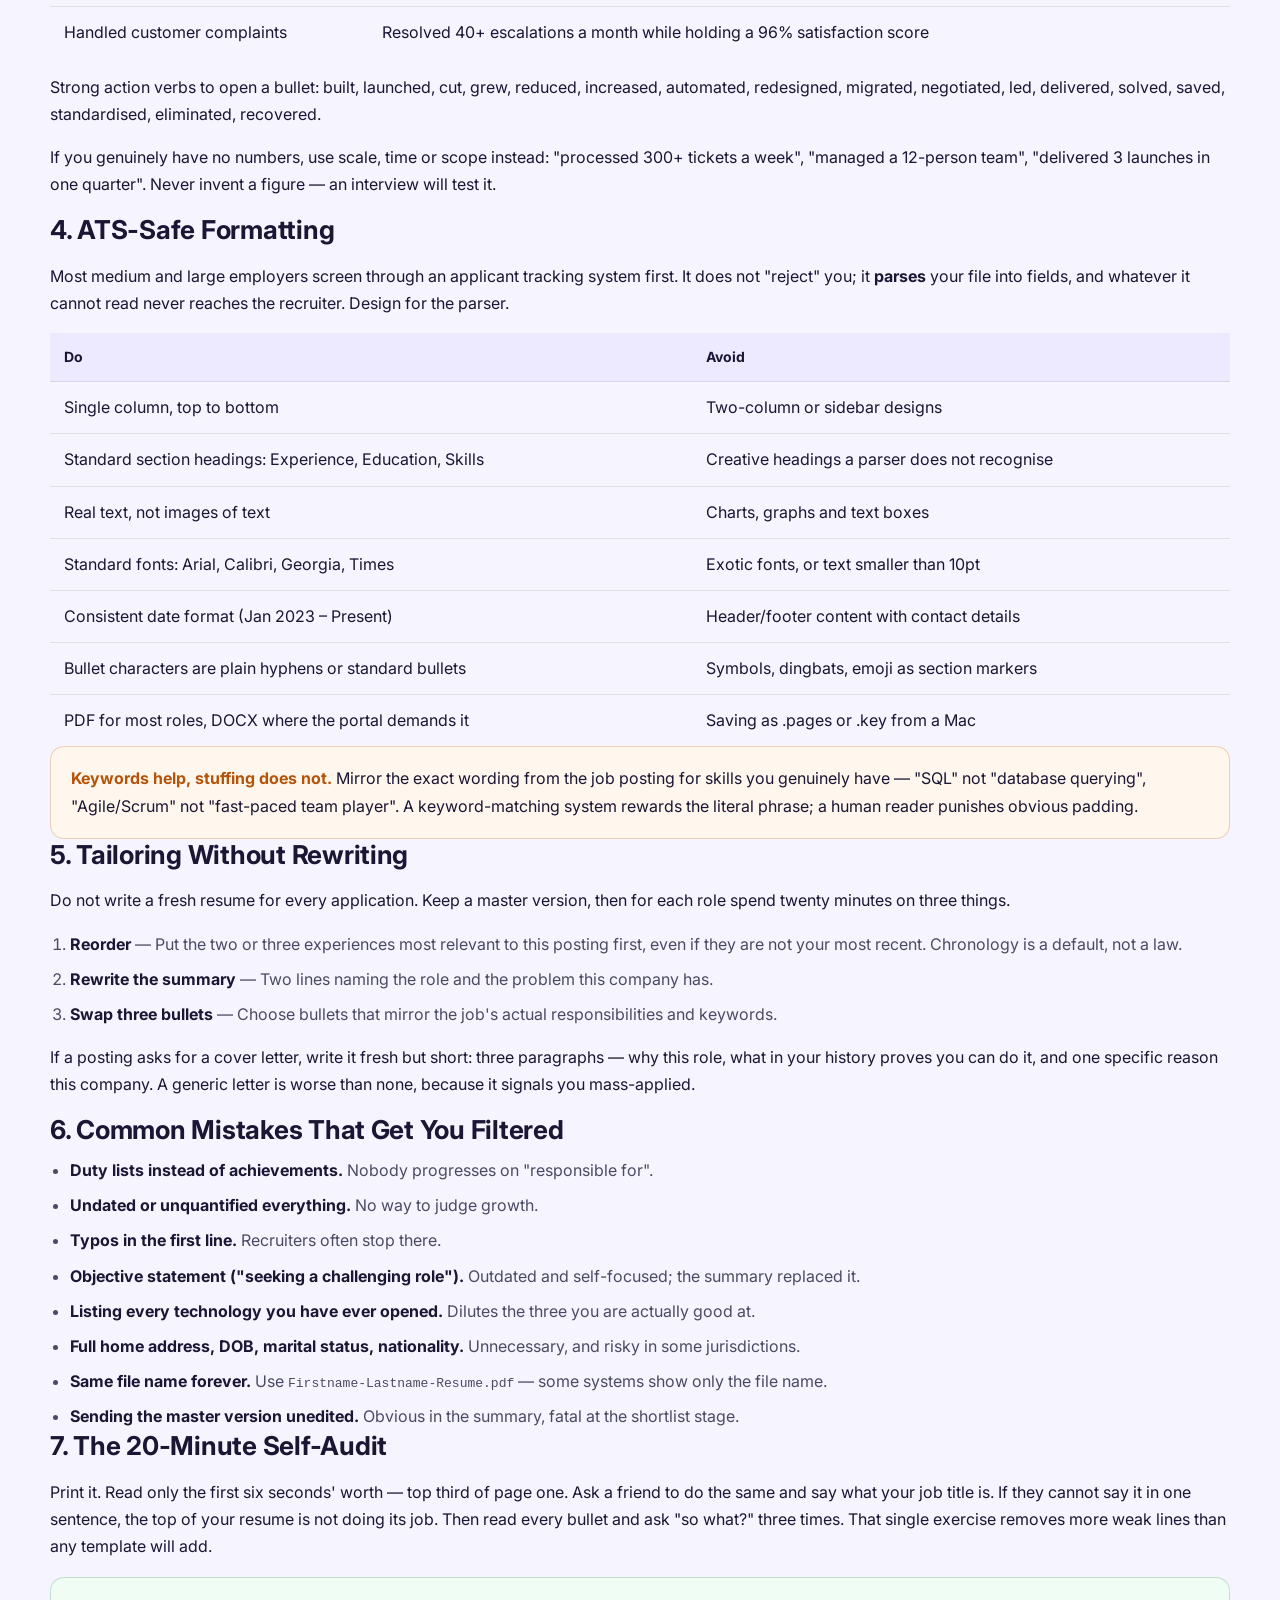
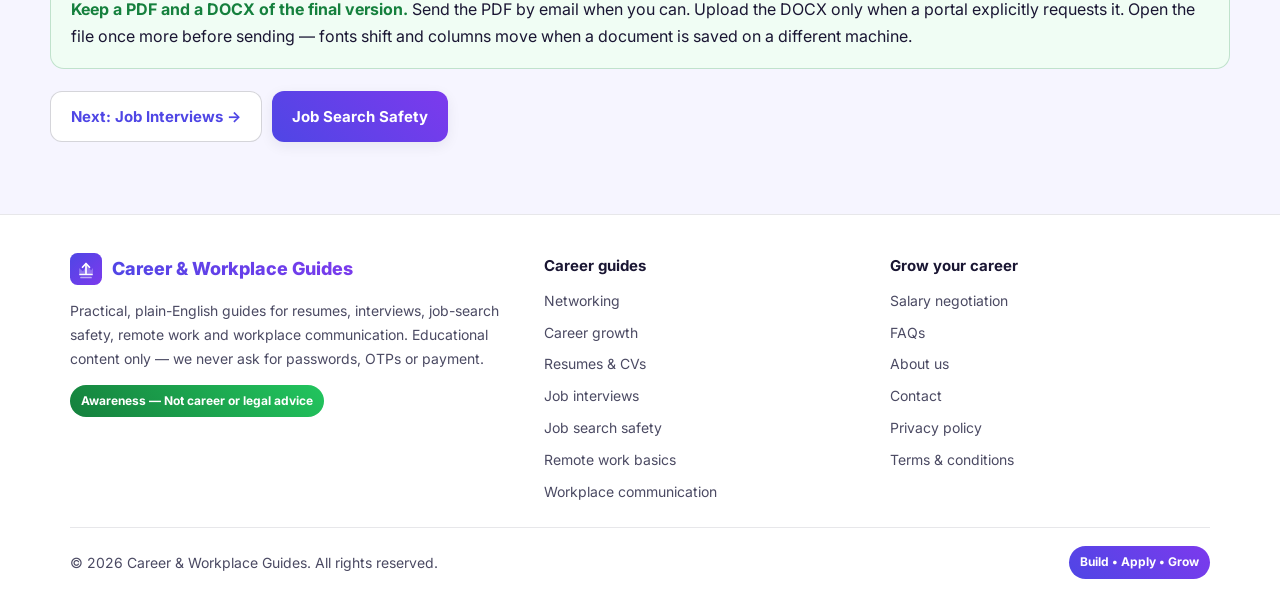
<file: resumes.html>
<!doctype html>
<html lang="en">
<head>
<meta charset="utf-8">
<meta name="viewport" content="width=device-width, initial-scale=1"/>
<link rel="icon" href="favicon.svg">
<title>Resumes &amp; CVs | Career &amp; Workplace Guides</title>
<meta name="description" content="How to write a resume that gets read: ATS-safe formatting, achievement bullets that show results, tailoring per job, and the mistakes that get filtered out.">
<link rel="preconnect" href="https://fonts.googleapis.com"><link rel="preconnect" href="https://fonts.gstatic.com" crossorigin>
<link href="https://fonts.googleapis.com/css2?family=Inter:wght@400;600;800&display=swap" rel="stylesheet">
<link rel="stylesheet" href="assets/css/style.css" />
<script type="application/ld+json">{"@context":"https://schema.org","@graph":[{"@type":"Article","headline":"Resumes & CVs \u2014 How To Write One That Gets Read","url":"https://careerworkplaceguides.example/resumes.html"},{"@type":"FAQPage","mainEntity":[{"@type":"Question","name":"How long should a resume be?","acceptedAnswer":{"@type":"Answer","text":"One page for under ten years of experience, two pages for ten or more. Senior and research roles often justify two. Content and results matter more than page count, but a dense wall of text gets skimmed and dropped."}},{"@type":"Question","name":"Should I use a resume template?","acceptedAnswer":{"@type":"Answer","text":"Only if it is a simple single-column layout. Fancy two-column designs, text boxes, icons and charts break the parsers that applicant tracking systems use to read your file."}},{"@type":"Question","name":"Does an ATS really reject resumes?","acceptedAnswer":{"@type":"Answer","text":"Most ATS do not reject files outright. They parse them into fields, and anything they cannot read is invisible to the recruiter. Columns, tables, headers, footers and images are the usual casualties, so keep the important content in the body text."}}]}]}</script>
</head>
<body>
  <nav class="nav">
    <div class="container nav-inner">
      <a class="logo" href="index.html" aria-label="Career and Workplace Guides home"><img
          src="assets/img/logo-shield.svg" alt="Career and Workplace Guides icon" width="34" height="34"><span> Career
          &amp; Workplace Guides</span></a>
      <div class="menu" data-nav-menu> <a href="index.html" class="active">Home</a>
        <a href="resumes.html">Resumes</a>
        <a href="interviews.html">Interviews</a>
        <a href="job-search-safety.html">Job Safety</a>
        <a href="remote-work.html">Remote Work</a>
        <a href="workplace-communication.html">Communication</a>
        <a href="networking.html">Networking</a>
      </div>
      <div class="right">
        <a class="btn ghost" data-nav-toggle aria-expanded="false">Menu</a>
      </div>
    </div>
  </nav>
<main class="section container">
  <nav class="breadcrumb"><a href="index.html">Home</a><span class="sep">/</span><span>Resumes &amp; CVs</span></nav>
  <h1>Resumes &amp; CVs &mdash; Write One That Actually Gets Read</h1>
  <p>A resume has one job: get you to the interview. Not to list everything you have ever done &mdash; to prove, in a few seconds of scanning, that you can do the job being offered. This guide covers structure, the achievement-bullet formula, ATS-safe formatting, and how to tailor without rewriting from scratch each time.</p>
  <div class="note" style="margin:22px 0"><b>The single biggest upgrade:</b> most resumes describe duties ("responsible for handling customer queries"). Hiring managers scan for results ("cut average response time from 9 hours to 2 by introducing a triage queue"). The second sentence gets you interviews.</div>

  <h2>1. How Long Should It Be?</h2>
  <table class="table"><thead><tr><th>Your situation</th><th>Target length</th><th>Why</th></tr></thead><tbody><tr><td>Student, fresh graduate, career switcher</td><td>1 page</td><td>Little to show, so make every line count</td></tr><tr><td>Under 10 years experience</td><td>1 page</td><td>Enough space for 4-5 strong roles</td></tr><tr><td>10+ years, or several employers</td><td>2 pages</td><td>Progression and scope need room to show</td></tr><tr><td>Academic, research, legal, long publications</td><td>2+ pages (use a CV)</td><td>Conventional to include full detail</td></tr><tr><td>Senior leadership, board-level</td><td>2-3 pages</td><td>Scope of ownership is the evidence</td></tr></tbody></table>
  <p>A "CV" and a "resume" are the same document in practice &mdash; the difference is regional convention and expected depth. In the US and UK a resume is typically 1-2 pages and targeted; in much of Europe, Asia and academia, a CV is longer, chronological and complete. Sending the wrong format for your region reads as carelessness.</p>

  <h2>2. The Structure That Works</h2>
  <p>Use a single-column layout in this order. Every section is optional except contact details and experience &mdash; drop what you have nothing to show for.</p>
  <ol class="list">
    <li><strong>Contact header</strong> &mdash; Name, role title, email, phone, city, LinkedIn. One line each, no passport number, no date of birth, no marital status, no photo unless your region expects one.</li>
    <li><strong>Professional summary</strong> &mdash; 2-3 lines: your role, your years, your strongest domain, and the kind of work you want next. This is a positioning statement, not a biography.</li>
    <li><strong>Experience</strong> &mdash; Reverse chronological. Company, title, dates, then 3-5 bullets per role. This section carries the most weight, so it goes highest.</li>
    <li><strong>Skills</strong> &mdash; Group by type: technical, tools, soft. Only list what you would happily be tested on.</li>
    <li><strong>Projects</strong> &mdash; For students, career switchers, or anyone whose day job undersells their actual skills. Include a link if it is live.</li>
    <li><strong>Education</strong> &mdash; Degree, institution, year. Add grades only if strong. Relevant certifications go here.</li>
    <li><strong>Extras</strong> &mdash; Languages, volunteering, professional memberships, publications. Last, and only if relevant.</li>
  </ol>

  <h2>3. The Achievement-Bullet Formula</h2>
  <p>The most reliable structure is: <strong>action verb + what you did + the result, ideally with a number</strong>. Write the bullet, then ask "so what?" and add the outcome.</p>
  <table class="table"><thead><tr><th>Instead of</th><th>Write</th></tr></thead><tbody><tr><td>Responsible for social media accounts</td><td>Grew organic social reach from 4k to 31k in 14 months by shifting 60% of content to short-form video</td></tr><tr><td>Worked with the sales team</td><td>Built a lead-scoring sheet that helped sales prioritise 200+ monthly enquiries, lifting close rate from 18% to 27%</td></tr><tr><td>Helped with onboarding new hires</td><td>Rewrote the onboarding checklist, cutting new-hire setup time from 5 days to 2</td></tr><tr><td>Handled customer complaints</td><td>Resolved 40+ escalations a month while holding a 96% satisfaction score</td></tr></tbody></table>
  <p>Strong action verbs to open a bullet: built, launched, cut, grew, reduced, increased, automated, redesigned, migrated, negotiated, led, delivered, solved, saved, standardised, eliminated, recovered.</p>
  <p>If you genuinely have no numbers, use scale, time or scope instead: "processed 300+ tickets a week", "managed a 12-person team", "delivered 3 launches in one quarter". Never invent a figure &mdash; an interview will test it.</p>

  <h2>4. ATS-Safe Formatting</h2>
  <p>Most medium and large employers screen through an applicant tracking system first. It does not "reject" you; it <strong>parses</strong> your file into fields, and whatever it cannot read never reaches the recruiter. Design for the parser.</p>
  <table class="table"><thead><tr><th>Do</th><th>Avoid</th></tr></thead><tbody><tr><td>Single column, top to bottom</td><td>Two-column or sidebar designs</td></tr><tr><td>Standard section headings: Experience, Education, Skills</td><td>Creative headings a parser does not recognise</td></tr><tr><td>Real text, not images of text</td><td>Charts, graphs and text boxes</td></tr><tr><td>Standard fonts: Arial, Calibri, Georgia, Times</td><td>Exotic fonts, or text smaller than 10pt</td></tr><tr><td>Consistent date format (Jan 2023 &ndash; Present)</td><td>Header/footer content with contact details</td></tr><tr><td>Bullet characters are plain hyphens or standard bullets</td><td>Symbols, dingbats, emoji as section markers</td></tr><tr><td>PDF for most roles, DOCX where the portal demands it</td><td>Saving as .pages or .key from a Mac</td></tr></tbody></table>
  <div class="note warn"><b>Keywords help, stuffing does not.</b> Mirror the exact wording from the job posting for skills you genuinely have &mdash; "SQL" not "database querying", "Agile/Scrum" not "fast-paced team player". A keyword-matching system rewards the literal phrase; a human reader punishes obvious padding.</div>

  <h2>5. Tailoring Without Rewriting</h2>
  <p>Do not write a fresh resume for every application. Keep a master version, then for each role spend twenty minutes on three things.</p>
  <ol class="list">
    <li><strong>Reorder</strong> &mdash; Put the two or three experiences most relevant to this posting first, even if they are not your most recent. Chronology is a default, not a law.</li>
    <li><strong>Rewrite the summary</strong> &mdash; Two lines naming the role and the problem this company has.</li>
    <li><strong>Swap three bullets</strong> &mdash; Choose bullets that mirror the job's actual responsibilities and keywords.</li>
  </ol>
  <p>If a posting asks for a cover letter, write it fresh but short: three paragraphs &mdash; why this role, what in your history proves you can do it, and one specific reason this company. A generic letter is worse than none, because it signals you mass-applied.</p>

  <h2>6. Common Mistakes That Get You Filtered</h2>
  <ul class="list">
    <li><strong>Duty lists instead of achievements.</strong> Nobody progresses on "responsible for".</li>
    <li><strong>Undated or unquantified everything.</strong> No way to judge growth.</li>
    <li><strong>Typos in the first line.</strong> Recruiters often stop there.</li>
    <li><strong>Objective statement ("seeking a challenging role").</strong> Outdated and self-focused; the summary replaced it.</li>
    <li><strong>Listing every technology you have ever opened.</strong> Dilutes the three you are actually good at.</li>
    <li><strong>Full home address, DOB, marital status, nationality.</strong> Unnecessary, and risky in some jurisdictions.</li>
    <li><strong>Same file name forever.</strong> Use <code>Firstname-Lastname-Resume.pdf</code> &mdash; some systems show only the file name.</li>
    <li><strong>Sending the master version unedited.</strong> Obvious in the summary, fatal at the shortlist stage.</li>
  </ul>

  <h2>7. The 20-Minute Self-Audit</h2>
  <p>Print it. Read only the first six seconds' worth &mdash; top third of page one. Ask a friend to do the same and say what your job title is. If they cannot say it in one sentence, the top of your resume is not doing its job. Then read every bullet and ask "so what?" three times. That single exercise removes more weak lines than any template will add.</p>
  <div class="note ok"><b>Keep a PDF and a DOCX of the final version.</b> Send the PDF by email when you can. Upload the DOCX only when a portal explicitly requests it. Open the file once more before sending &mdash; fonts shift and columns move when a document is saved on a different machine.</div>
  <div style="display:flex;gap:10px;flex-wrap:wrap;margin-top:22px"><a class="btn ghost" href="interviews.html">Next: Job Interviews &rarr;</a><a class="btn" href="job-search-safety.html">Job Search Safety</a></div>
</main>
<footer class="footer">
  <div class="container">
    <div class="footer-grid">
      <div>
        <a class="logo" href="index.html"><img src="assets/img/logo-shield.svg" alt="" width="32" height="32"><span> Career &amp; Workplace Guides</span></a>
        <p>Practical, plain-English guides for resumes, interviews, job-search safety, remote work and workplace communication. Educational content only &mdash; we never ask for passwords, OTPs or payment.</p>
        <span class="badge badge-green">Awareness &mdash; Not career or legal advice</span>
      </div>
      <div>
        <h4>Career guides</h4>
        <ul class="footer-links">
            <li><a href="networking.html">Networking</a></li>
          <li><a href="career-growth.html">Career growth</a></li>
          <li><a href="resumes.html">Resumes &amp; CVs</a></li>
          <li><a href="interviews.html">Job interviews</a></li>
          <li><a href="job-search-safety.html">Job search safety</a></li>
          <li><a href="remote-work.html">Remote work basics</a></li>
          <li><a href="workplace-communication.html">Workplace communication</a></li>
        </ul>
      </div>
      <div>
        <h4>Grow your career</h4>
        <ul class="footer-links">
        
          <li><a href="salary-negotiation.html">Salary negotiation</a></li>
          <li><a href="faqs.html">FAQs</a></li>
          <li><a href="about.html">About us</a></li>
          <li><a href="contact-us.html">Contact</a></li>
          <li><a href="privacy-policy.html">Privacy policy</a></li>
          <li><a href="terms-conditions.html">Terms &amp; conditions</a></li>
        </ul>
      </div>
    </div>
    <div class="footer-bottom">
      <div>&copy; <span data-year>2026</span> Career &amp; Workplace Guides. All rights reserved.</div>
      <div style="display:flex;gap:10px;align-items:center;flex-wrap:wrap"><span class="badge">Build &bull; Apply &bull; Grow</span></div>
    </div>
  </div>
</footer>
<script src="assets/js/main.js"></script>
</body>
</html>
</file>
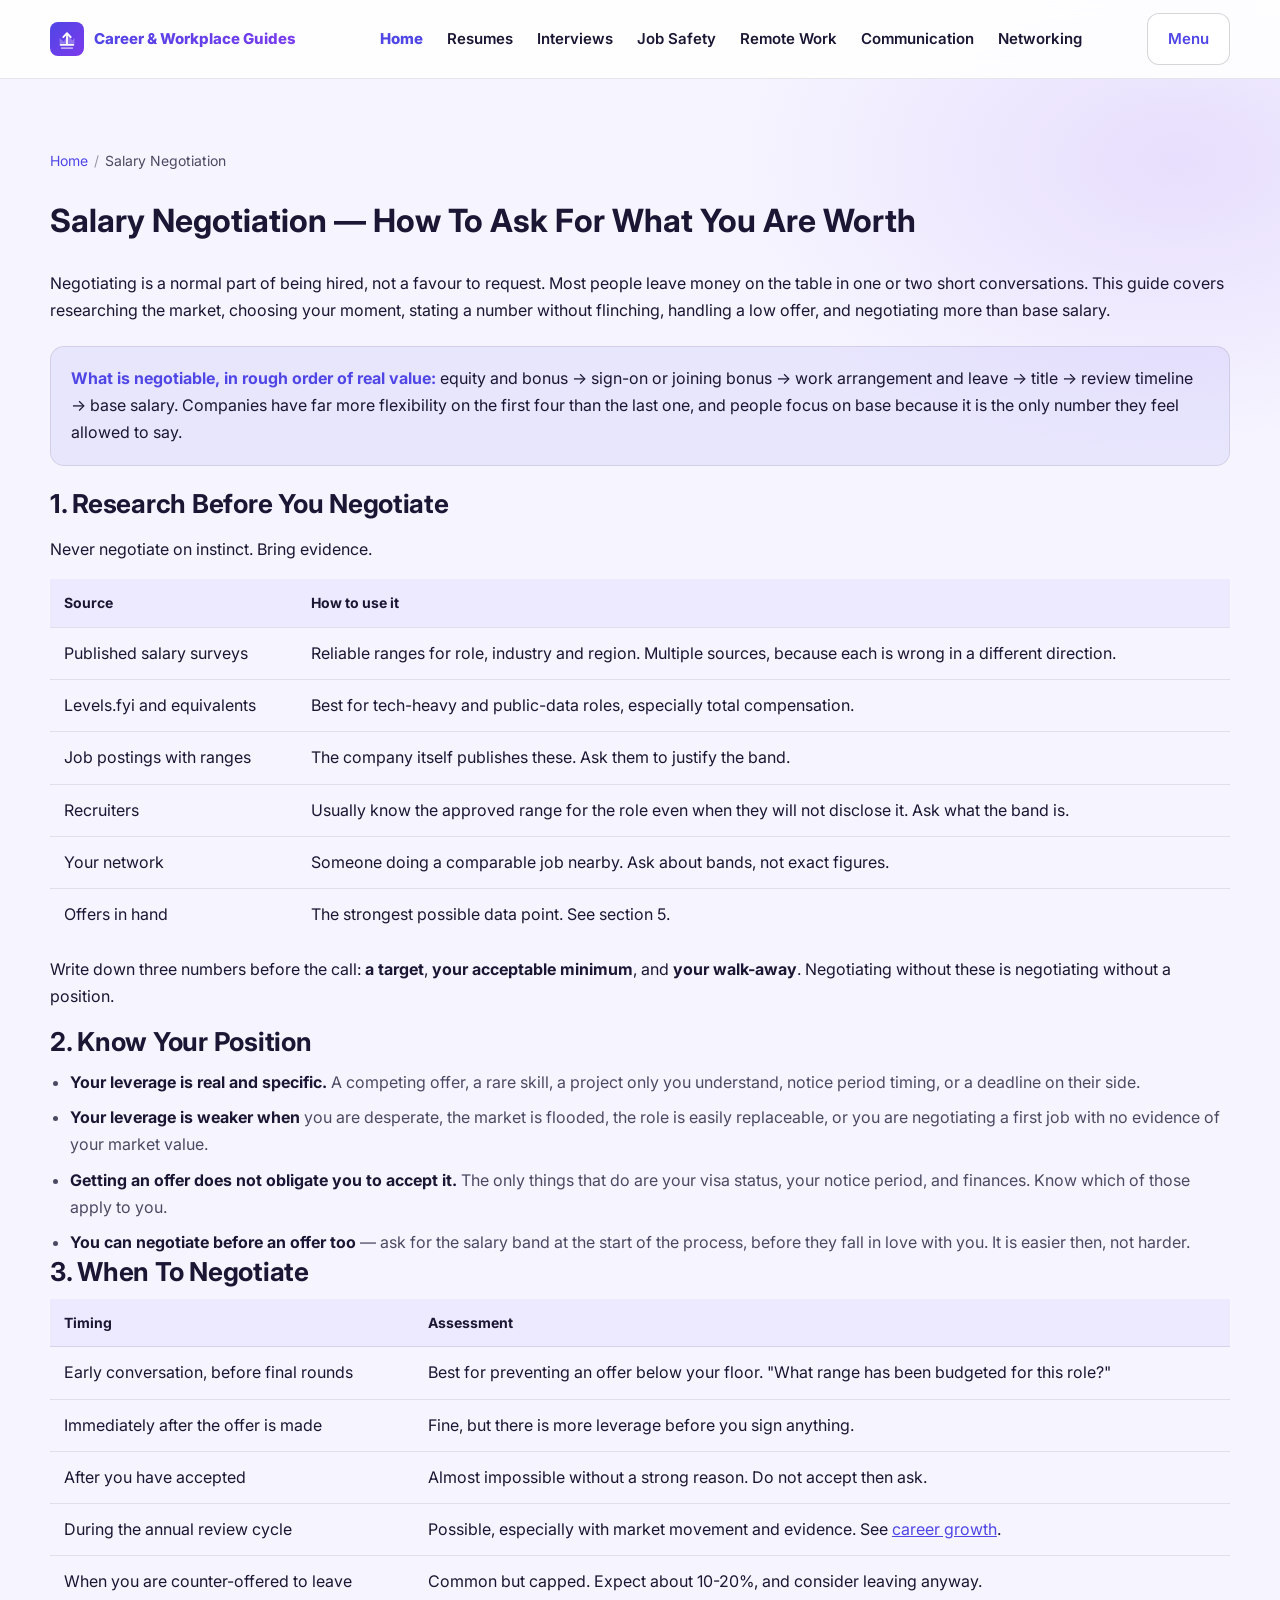
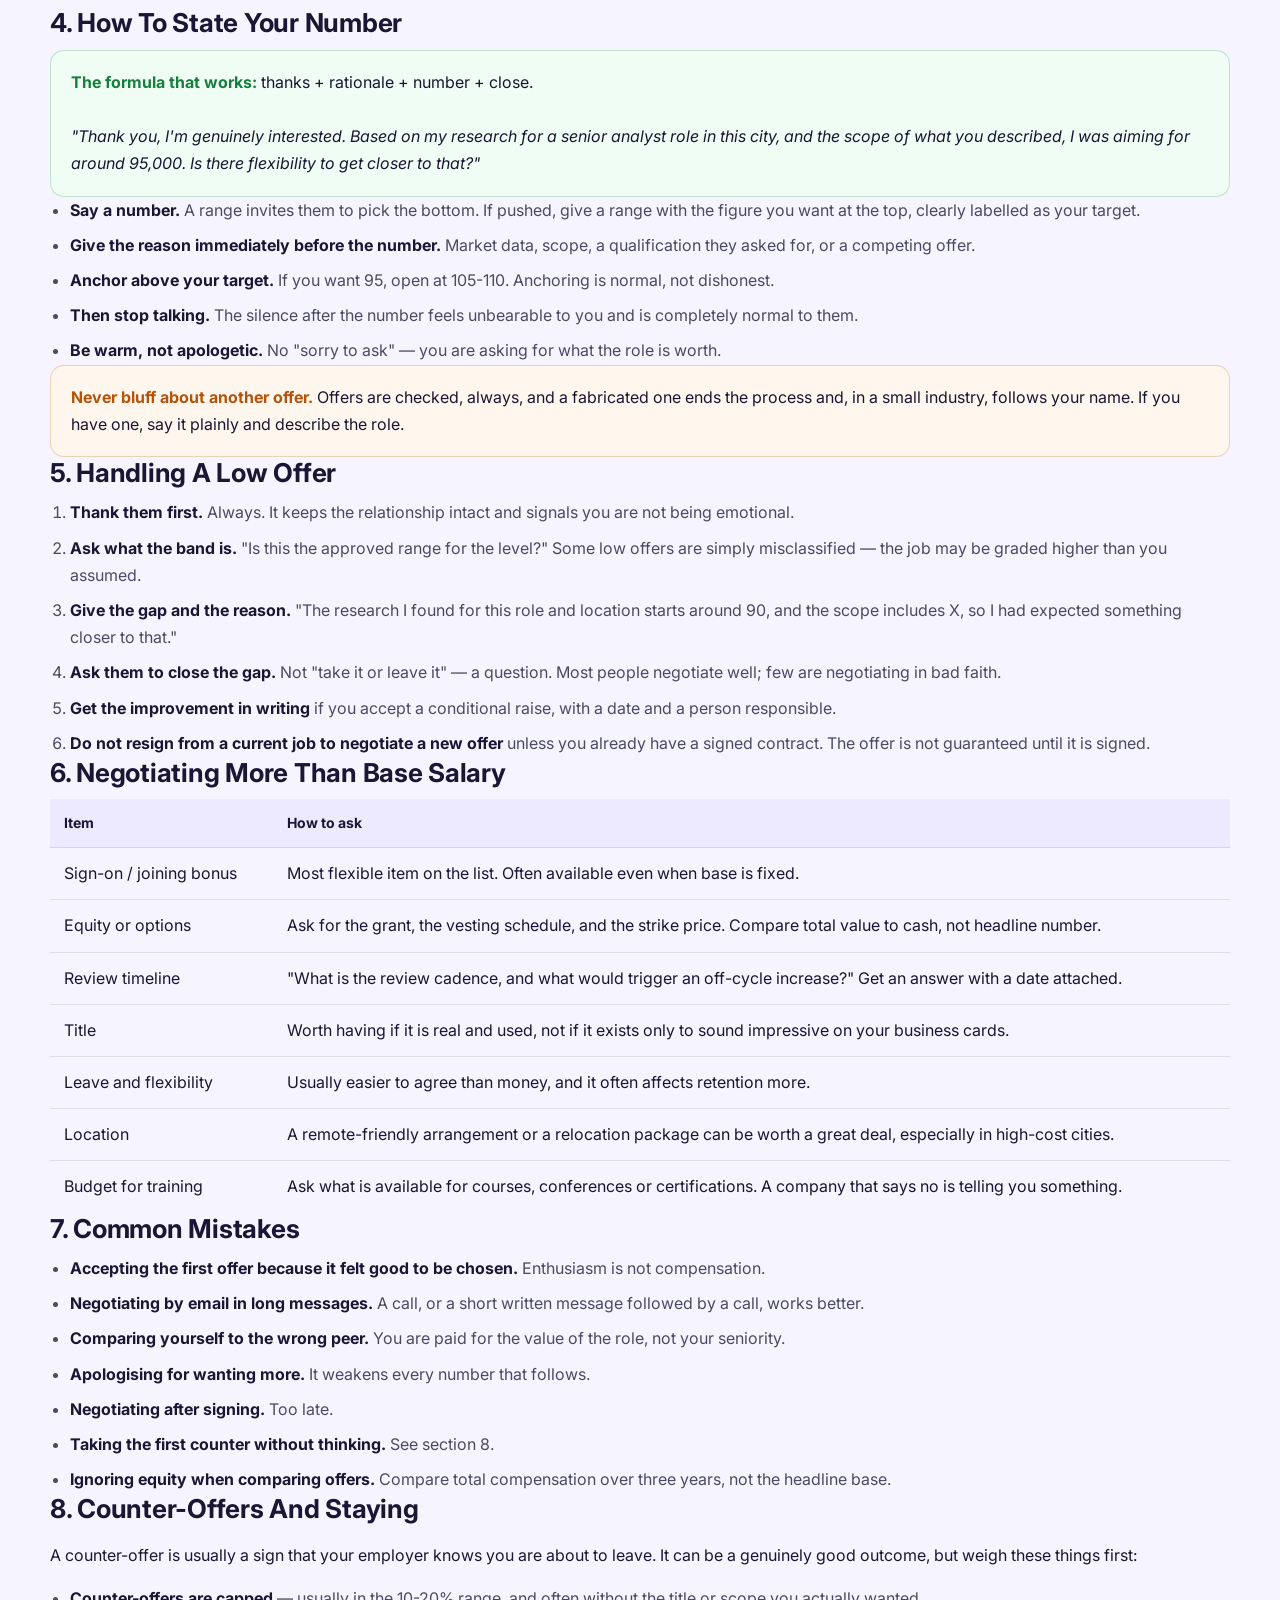
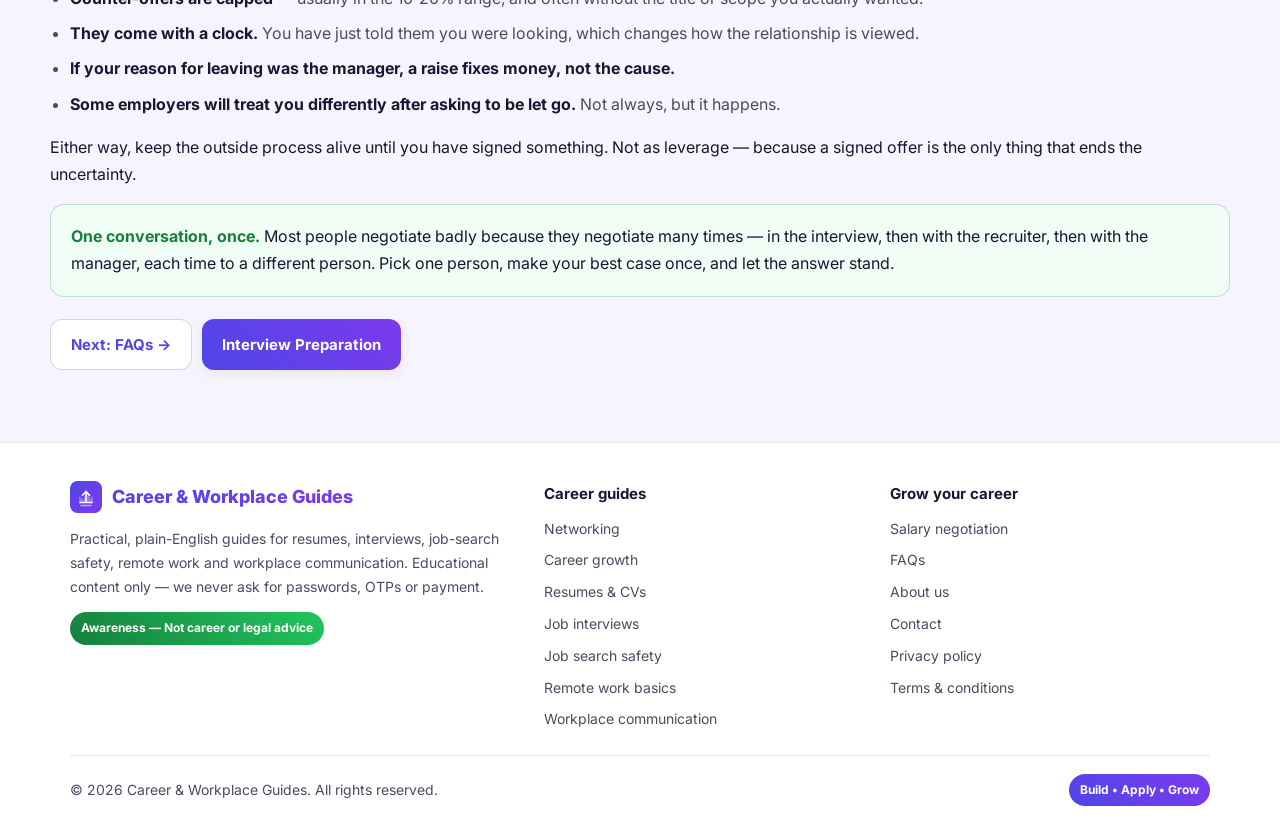
<file: salary-negotiation.html>
<!doctype html>
<html lang="en">
<head>
<meta charset="utf-8">
<meta name="viewport" content="width=device-width, initial-scale=1"/>
<link rel="icon" href="favicon.svg">
<title>Salary Negotiation | Career &amp; Workplace Guides</title>
<meta name="description" content="How to negotiate salary: researching market rates, when to negotiate, how to state your number, responding to low offers, counter-offers, and what to ask besides base pay.">
<link rel="preconnect" href="https://fonts.googleapis.com"><link rel="preconnect" href="https://fonts.gstatic.com" crossorigin>
<link href="https://fonts.googleapis.com/css2?family=Inter:wght@400;600;800&display=swap" rel="stylesheet">
<link rel="stylesheet" href="assets/css/style.css" />
<script type="application/ld+json">{"@context":"https://schema.org","@graph":[{"@type":"Article","headline":"Salary Negotiation \u2014 How To Ask For What You Are Worth","url":"https://careerworkplaceguides.example/salary-negotiation.html"},{"@type":"FAQPage","mainEntity":[{"@type":"Question","name":"Is it bad to negotiate salary?","acceptedAnswer":{"@type":"Answer","text":"Not in most hiring cultures. A reasonable employer expects some negotiation, and your showing you have researched and can advocate for yourself reads as competence. What does not help is negotiating without a rationale, bluffing, or accepting a lower figure without checking whether it is comparable to what others are paid."}},{"@type":"Question","name":"How do I find out the market rate?","acceptedAnswer":{"@type":"Answer","text":"Combine several sources: published salary surveys for your role and location, levels.fyi or equivalent if your field is listed there, job postings with disclosed ranges, and a conversation with a recruiter, who usually knows the range for the role even when they will not say it."}},{"@type":"Question","name":"How do I respond to a low offer without seeming ungrateful?","acceptedAnswer":{"@type":"Answer","text":"Thank them, then give the reason for the gap rather than just naming a new number. Researched market data for the role and location, a competing offer, or a specific qualification they were asking for are all legitimate reasons. Then state your expectation clearly and ask them to see if they can close the gap."}}]}]}</script>
</head>
<body>
  <nav class="nav">
    <div class="container nav-inner">
      <a class="logo" href="index.html" aria-label="Career and Workplace Guides home"><img
          src="assets/img/logo-shield.svg" alt="Career and Workplace Guides icon" width="34" height="34"><span> Career
          &amp; Workplace Guides</span></a>
      <div class="menu" data-nav-menu> <a href="index.html" class="active">Home</a>
        <a href="resumes.html">Resumes</a>
        <a href="interviews.html">Interviews</a>
        <a href="job-search-safety.html">Job Safety</a>
        <a href="remote-work.html">Remote Work</a>
        <a href="workplace-communication.html">Communication</a>
        <a href="networking.html">Networking</a>
      </div>
      <div class="right">
        <a class="btn ghost" data-nav-toggle aria-expanded="false">Menu</a>
      </div>
    </div>
  </nav>
<main class="section container">
  <nav class="breadcrumb"><a href="index.html">Home</a><span class="sep">/</span><span>Salary Negotiation</span></nav>
  <h1>Salary Negotiation &mdash; How To Ask For What You Are Worth</h1>
  <p>Negotiating is a normal part of being hired, not a favour to request. Most people leave money on the table in one or two short conversations. This guide covers researching the market, choosing your moment, stating a number without flinching, handling a low offer, and negotiating more than base salary.</p>
  <div class="note" style="margin:22px 0"><b>What is negotiable, in rough order of real value:</b> equity and bonus &rarr; sign-on or joining bonus &rarr; work arrangement and leave &rarr; title &rarr; review timeline &rarr; base salary. Companies have far more flexibility on the first four than the last one, and people focus on base because it is the only number they feel allowed to say.</div>

  <h2>1. Research Before You Negotiate</h2>
  <p>Never negotiate on instinct. Bring evidence.</p>
  <table class="table"><thead><tr><th>Source</th><th>How to use it</th></tr></thead><tbody><tr><td>Published salary surveys</td><td>Reliable ranges for role, industry and region. Multiple sources, because each is wrong in a different direction.</td></tr><tr><td>Levels.fyi and equivalents</td><td>Best for tech-heavy and public-data roles, especially total compensation.</td></tr><tr><td>Job postings with ranges</td><td>The company itself publishes these. Ask them to justify the band.</td></tr><tr><td>Recruiters</td><td>Usually know the approved range for the role even when they will not disclose it. Ask what the band is.</td></tr><tr><td>Your network</td><td>Someone doing a comparable job nearby. Ask about bands, not exact figures.</td></tr><tr><td>Offers in hand</td><td>The strongest possible data point. See section 5.</td></tr></tbody></table>
  <p>Write down three numbers before the call: <strong>a target</strong>, <strong>your acceptable minimum</strong>, and <strong>your walk-away</strong>. Negotiating without these is negotiating without a position.</p>

  <h2>2. Know Your Position</h2>
  <ul class="list">
    <li><strong>Your leverage is real and specific.</strong> A competing offer, a rare skill, a project only you understand, notice period timing, or a deadline on their side.</li>
    <li><strong>Your leverage is weaker when</strong> you are desperate, the market is flooded, the role is easily replaceable, or you are negotiating a first job with no evidence of your market value.</li>
    <li><strong>Getting an offer does not obligate you to accept it.</strong> The only things that do are your visa status, your notice period, and finances. Know which of those apply to you.</li>
    <li><strong>You can negotiate before an offer too</strong> &mdash; ask for the salary band at the start of the process, before they fall in love with you. It is easier then, not harder.</li>
  </ul>

  <h2>3. When To Negotiate</h2>
  <table class="table"><thead><tr><th>Timing</th><th>Assessment</th></tr></thead><tbody><tr><td>Early conversation, before final rounds</td><td>Best for preventing an offer below your floor. "What range has been budgeted for this role?"</td></tr><tr><td>Immediately after the offer is made</td><td>Fine, but there is more leverage before you sign anything.</td></tr><tr><td>After you have accepted</td><td>Almost impossible without a strong reason. Do not accept then ask.</td></tr><tr><td>During the annual review cycle</td><td>Possible, especially with market movement and evidence. See <a href="career-growth.html">career growth</a>.</td></tr><tr><td>When you are counter-offered to leave</td><td>Common but capped. Expect about 10-20%, and consider leaving anyway.</td></tr></tbody></table>

  <h2>4. How To State Your Number</h2>
  <div class="note ok"><b>The formula that works:</b> thanks + rationale + number + close.<br><br><em>"Thank you, I'm genuinely interested. Based on my research for a senior analyst role in this city, and the scope of what you described, I was aiming for around 95,000. Is there flexibility to get closer to that?"</em></div>
  <ul class="list">
    <li><strong>Say a number.</strong> A range invites them to pick the bottom. If pushed, give a range with the figure you want at the top, clearly labelled as your target.</li>
    <li><strong>Give the reason immediately before the number.</strong> Market data, scope, a qualification they asked for, or a competing offer.</li>
    <li><strong>Anchor above your target.</strong> If you want 95, open at 105-110. Anchoring is normal, not dishonest.</li>
    <li><strong>Then stop talking.</strong> The silence after the number feels unbearable to you and is completely normal to them.</li>
    <li><strong>Be warm, not apologetic.</strong> No "sorry to ask" &mdash; you are asking for what the role is worth.</li>
  </ul>
  <div class="note warn"><b>Never bluff about another offer.</b> Offers are checked, always, and a fabricated one ends the process and, in a small industry, follows your name. If you have one, say it plainly and describe the role.</div>

  <h2>5. Handling A Low Offer</h2>
  <ol class="list">
    <li><strong>Thank them first.</strong> Always. It keeps the relationship intact and signals you are not being emotional.</li>
    <li><strong>Ask what the band is.</strong> "Is this the approved range for the level?" Some low offers are simply misclassified &mdash; the job may be graded higher than you assumed.</li>
    <li><strong>Give the gap and the reason.</strong> "The research I found for this role and location starts around 90, and the scope includes X, so I had expected something closer to that."</li>
    <li><strong>Ask them to close the gap.</strong> Not "take it or leave it" &mdash; a question. Most people negotiate well; few are negotiating in bad faith.</li>
    <li><strong>Get the improvement in writing</strong> if you accept a conditional raise, with a date and a person responsible.</li>
    <li><strong>Do not resign from a current job to negotiate a new offer</strong> unless you already have a signed contract. The offer is not guaranteed until it is signed.</li>
  </ol>

  <h2>6. Negotiating More Than Base Salary</h2>
  <table class="table"><thead><tr><th>Item</th><th>How to ask</th></tr></thead><tbody><tr><td>Sign-on / joining bonus</td><td>Most flexible item on the list. Often available even when base is fixed.</td></tr><tr><td>Equity or options</td><td>Ask for the grant, the vesting schedule, and the strike price. Compare total value to cash, not headline number.</td></tr><tr><td>Review timeline</td><td>"What is the review cadence, and what would trigger an off-cycle increase?" Get an answer with a date attached.</td></tr><tr><td>Title</td><td>Worth having if it is real and used, not if it exists only to sound impressive on your business cards.</td></tr><tr><td>Leave and flexibility</td><td>Usually easier to agree than money, and it often affects retention more.</td></tr><tr><td>Location</td><td>A remote-friendly arrangement or a relocation package can be worth a great deal, especially in high-cost cities.</td></tr><tr><td>Budget for training</td><td>Ask what is available for courses, conferences or certifications. A company that says no is telling you something.</td></tr></tbody></table>

  <h2>7. Common Mistakes</h2>
  <ul class="list">
    <li><strong>Accepting the first offer because it felt good to be chosen.</strong> Enthusiasm is not compensation.</li>
    <li><strong>Negotiating by email in long messages.</strong> A call, or a short written message followed by a call, works better.</li>
    <li><strong>Comparing yourself to the wrong peer.</strong> You are paid for the value of the role, not your seniority.</li>
    <li><strong>Apologising for wanting more.</strong> It weakens every number that follows.</li>
    <li><strong>Negotiating after signing.</strong> Too late.</li>
    <li><strong>Taking the first counter without thinking.</strong> See section 8.</li>
    <li><strong>Ignoring equity when comparing offers.</strong> Compare total compensation over three years, not the headline base.</li>
  </ul>

  <h2>8. Counter-Offers And Staying</h2>
  <p>A counter-offer is usually a sign that your employer knows you are about to leave. It can be a genuinely good outcome, but weigh these things first:</p>
  <ul class="list">
    <li><strong>Counter-offers are capped</strong> &mdash; usually in the 10-20% range, and often without the title or scope you actually wanted.</li>
    <li><strong>They come with a clock.</strong> You have just told them you were looking, which changes how the relationship is viewed.</li>
    <li><strong>If your reason for leaving was the manager, a raise fixes money, not the cause.</strong></li>
    <li><strong>Some employers will treat you differently after asking to be let go.</strong> Not always, but it happens.</li>
  </ul>
  <p>Either way, keep the outside process alive until you have signed something. Not as leverage &mdash; because a signed offer is the only thing that ends the uncertainty.</p>
  <div class="note ok"><b>One conversation, once.</b> Most people negotiate badly because they negotiate many times &mdash; in the interview, then with the recruiter, then with the manager, each time to a different person. Pick one person, make your best case once, and let the answer stand.</div>
  <div style="display:flex;gap:10px;flex-wrap:wrap;margin-top:22px"><a class="btn ghost" href="faqs.html">Next: FAQs &rarr;</a><a class="btn" href="interviews.html">Interview Preparation</a></div>
</main>
<footer class="footer">
  <div class="container">
    <div class="footer-grid">
      <div>
        <a class="logo" href="index.html"><img src="assets/img/logo-shield.svg" alt="" width="32" height="32"><span> Career &amp; Workplace Guides</span></a>
        <p>Practical, plain-English guides for resumes, interviews, job-search safety, remote work and workplace communication. Educational content only &mdash; we never ask for passwords, OTPs or payment.</p>
        <span class="badge badge-green">Awareness &mdash; Not career or legal advice</span>
      </div>
      <div>
        <h4>Career guides</h4>
        <ul class="footer-links">
           <li><a href="networking.html">Networking</a></li>
          <li><a href="career-growth.html">Career growth</a></li>
          <li><a href="resumes.html">Resumes &amp; CVs</a></li>
          <li><a href="interviews.html">Job interviews</a></li>
          <li><a href="job-search-safety.html">Job search safety</a></li>
          <li><a href="remote-work.html">Remote work basics</a></li>
          <li><a href="workplace-communication.html">Workplace communication</a></li>
        </ul>
      </div>
      <div>
        <h4>Grow your career</h4>
        <ul class="footer-links">
         
          <li><a href="salary-negotiation.html">Salary negotiation</a></li>
          <li><a href="faqs.html">FAQs</a></li>
          <li><a href="about.html">About us</a></li>
          <li><a href="contact-us.html">Contact</a></li>
          <li><a href="privacy-policy.html">Privacy policy</a></li>
          <li><a href="terms-conditions.html">Terms &amp; conditions</a></li>
        </ul>
      </div>
    </div>
    <div class="footer-bottom">
      <div>&copy; <span data-year>2026</span> Career &amp; Workplace Guides. All rights reserved.</div>
      <div style="display:flex;gap:10px;align-items:center;flex-wrap:wrap"><span class="badge">Build &bull; Apply &bull; Grow</span></div>
    </div>
  </div>
</footer>
<script src="assets/js/main.js"></script>
</body>
</html>
</file>
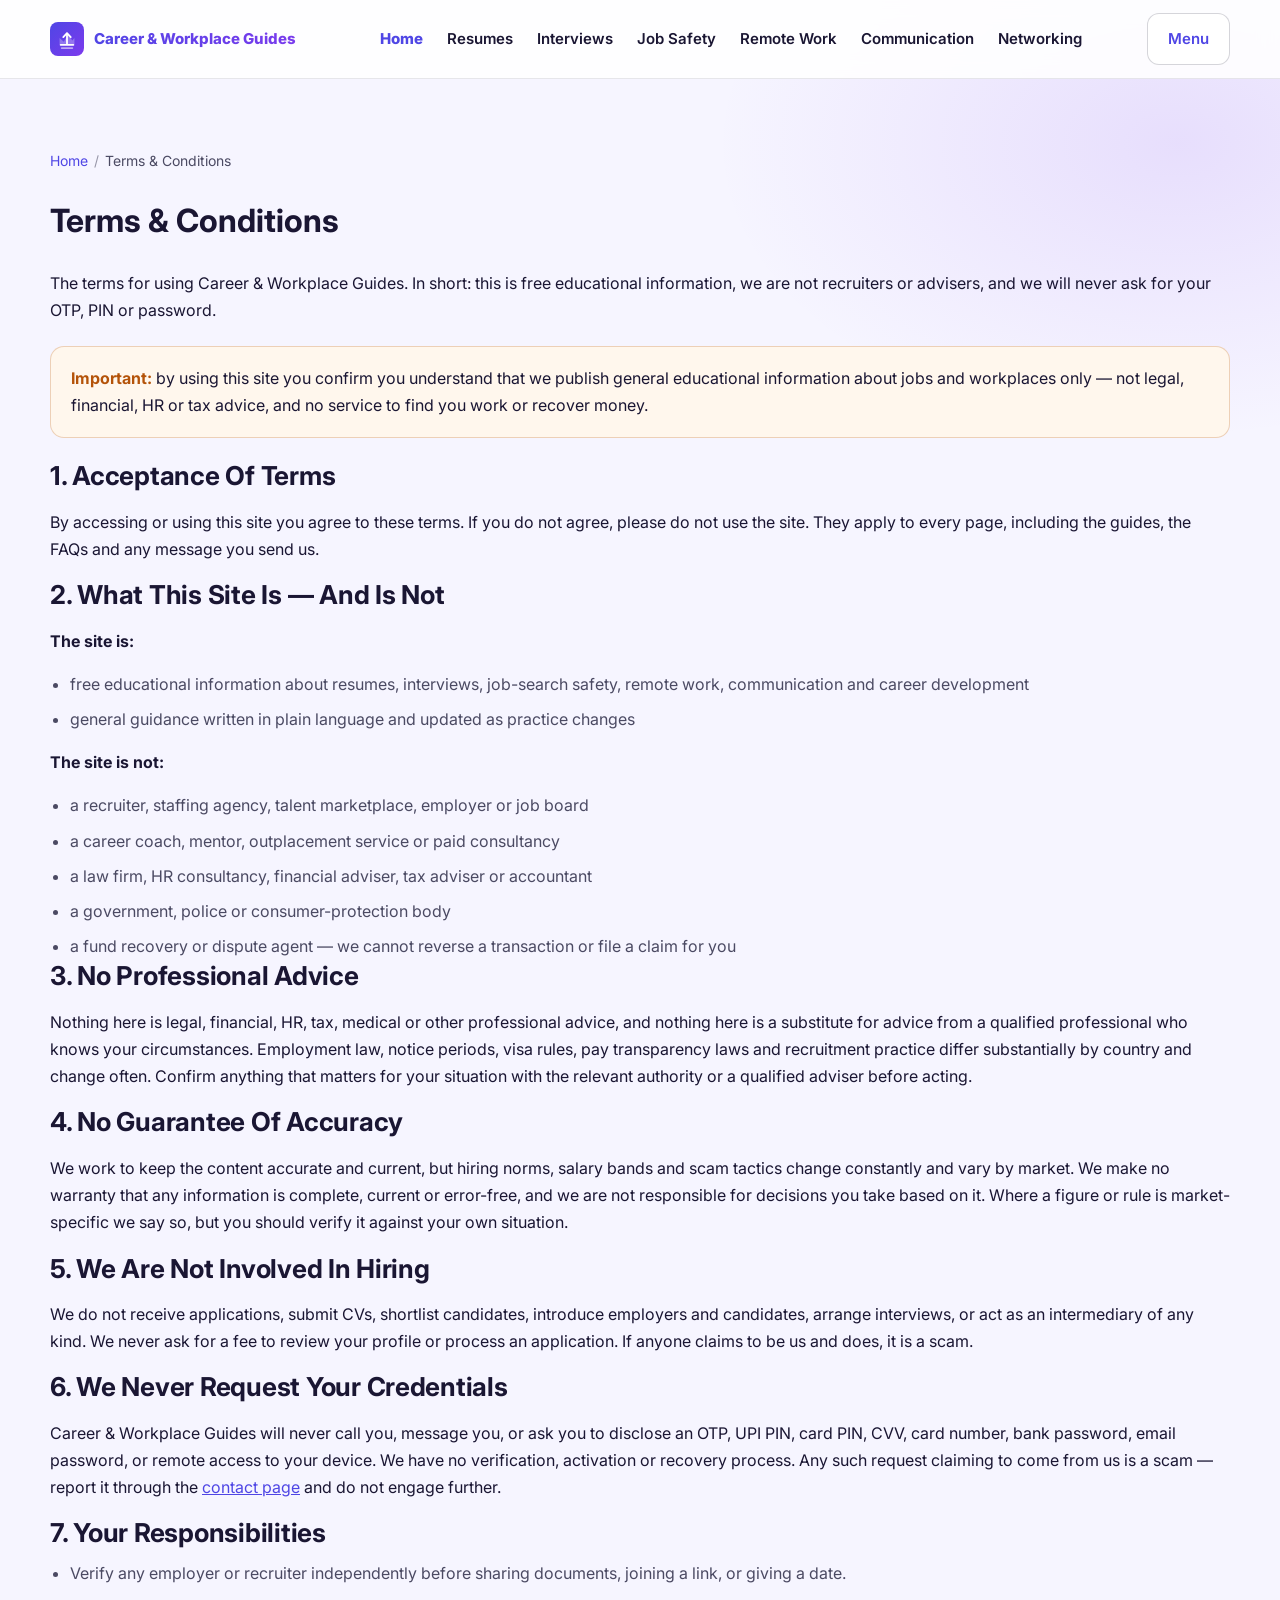
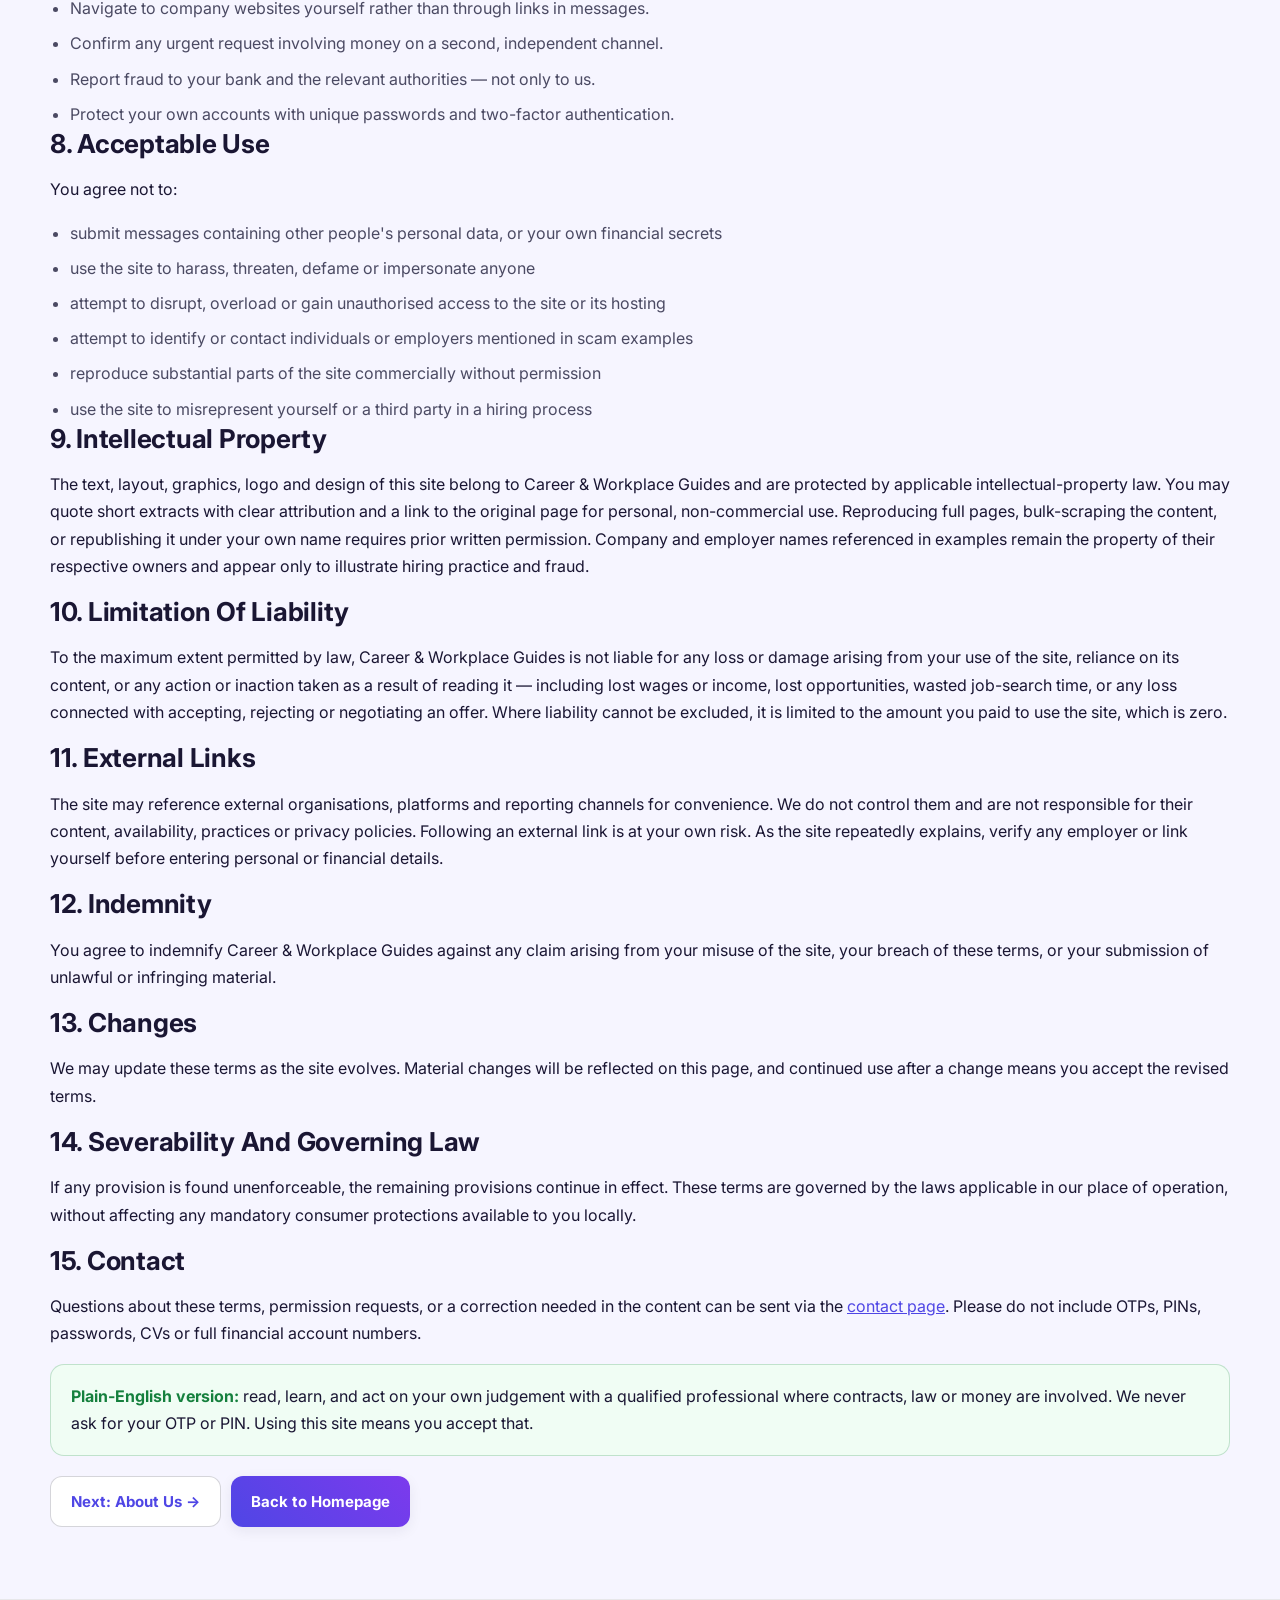
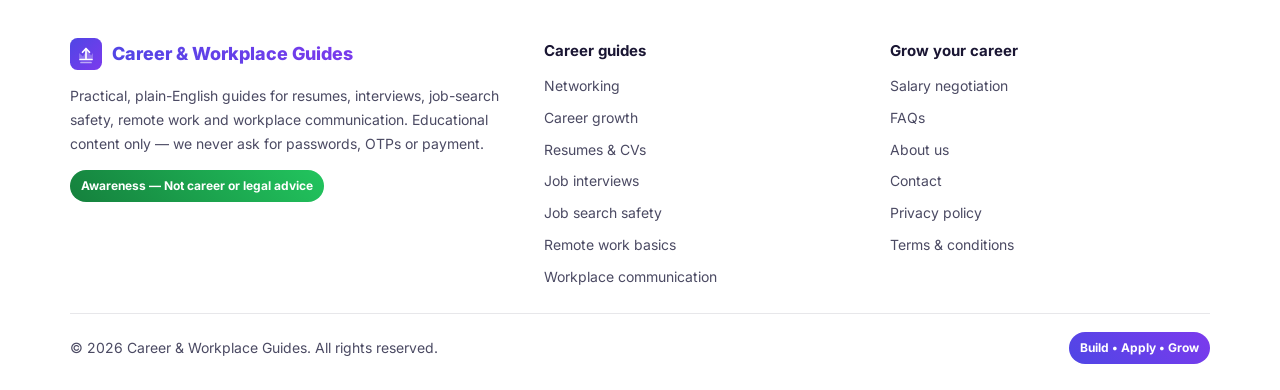
<file: terms-conditions.html>
<!doctype html>
<html lang="en">

<head>
  <meta charset="utf-8">
  <meta name="viewport" content="width=device-width, initial-scale=1" />
  <link rel="icon" href="favicon.svg">
  <title>Terms &amp; Conditions | Career &amp; Workplace Guides</title>
  <meta name="description" content="Terms and Conditions for Career and Workplace Guides: educational use only, not recruiters or advisers, acceptable use, intellectual property and limitation of liability.">
  <link rel="preconnect" href="https://fonts.googleapis.com">
  <link rel="preconnect" href="https://fonts.gstatic.com" crossorigin>
  <link href="https://fonts.googleapis.com/css2?family=Inter:wght@400;600;800&display=swap" rel="stylesheet">
  <link rel="stylesheet" href="assets/css/style.css" />
  <script type="application/ld+json">{"@context":"https://schema.org","@type":"WebPage","name":"Terms and Conditions","url":"https://careerworkplaceguides.example/terms-conditions.html"}</script>
</head>

<body>
  <nav class="nav">
    <div class="container nav-inner">
      <a class="logo" href="index.html" aria-label="Career and Workplace Guides home"><img
          src="assets/img/logo-shield.svg" alt="Career and Workplace Guides icon" width="34" height="34"><span> Career
          &amp; Workplace Guides</span></a>
      <div class="menu" data-nav-menu> <a href="index.html" class="active">Home</a>
        <a href="resumes.html">Resumes</a>
        <a href="interviews.html">Interviews</a>
        <a href="job-search-safety.html">Job Safety</a>
        <a href="remote-work.html">Remote Work</a>
        <a href="workplace-communication.html">Communication</a>
        <a href="networking.html">Networking</a>
      </div>
      <div class="right">
        <a class="btn ghost" data-nav-toggle aria-expanded="false">Menu</a>
      </div>
    </div>
  </nav>
  <main class="section container">
  <nav class="breadcrumb"><a href="index.html">Home</a><span class="sep">/</span><span>Terms &amp; Conditions</span></nav>
  <h1>Terms &amp; Conditions</h1>
  <p>The terms for using Career &amp; Workplace Guides. In short: this is free educational information, we are not recruiters or advisers, and we will never ask for your OTP, PIN or password.</p>
  <div class="note warn" style="margin:22px 0"><b>Important:</b> by using this site you confirm you understand that we publish general educational information about jobs and workplaces only &mdash; not legal, financial, HR or tax advice, and no service to find you work or recover money.</div>

  <h2>1. Acceptance Of Terms</h2><p>By accessing or using this site you agree to these terms. If you do not agree, please do not use the site. They apply to every page, including the guides, the FAQs and any message you send us.</p>
  <h2>2. What This Site Is &mdash; And Is Not</h2>
  <p><strong>The site is:</strong></p>
  <ul class="list">
    <li>free educational information about resumes, interviews, job-search safety, remote work, communication and career development</li>
    <li>general guidance written in plain language and updated as practice changes</li>
  </ul>
  <p><strong>The site is not:</strong></p>
  <ul class="list">
    <li>a recruiter, staffing agency, talent marketplace, employer or job board</li>
    <li>a career coach, mentor, outplacement service or paid consultancy</li>
    <li>a law firm, HR consultancy, financial adviser, tax adviser or accountant</li>
    <li>a government, police or consumer-protection body</li>
    <li>a fund recovery or dispute agent &mdash; we cannot reverse a transaction or file a claim for you</li>
  </ul>
  <h2>3. No Professional Advice</h2><p>Nothing here is legal, financial, HR, tax, medical or other professional advice, and nothing here is a substitute for advice from a qualified professional who knows your circumstances. Employment law, notice periods, visa rules, pay transparency laws and recruitment practice differ substantially by country and change often. Confirm anything that matters for your situation with the relevant authority or a qualified adviser before acting.</p>
  <h2>4. No Guarantee Of Accuracy</h2><p>We work to keep the content accurate and current, but hiring norms, salary bands and scam tactics change constantly and vary by market. We make no warranty that any information is complete, current or error-free, and we are not responsible for decisions you take based on it. Where a figure or rule is market-specific we say so, but you should verify it against your own situation.</p>
  <h2>5. We Are Not Involved In Hiring</h2><p>We do not receive applications, submit CVs, shortlist candidates, introduce employers and candidates, arrange interviews, or act as an intermediary of any kind. We never ask for a fee to review your profile or process an application. If anyone claims to be us and does, it is a scam.</p>
  <h2>6. We Never Request Your Credentials</h2><p>Career &amp; Workplace Guides will never call you, message you, or ask you to disclose an OTP, UPI PIN, card PIN, CVV, card number, bank password, email password, or remote access to your device. We have no verification, activation or recovery process. Any such request claiming to come from us is a scam &mdash; report it through the <a href="contact-us.html">contact page</a> and do not engage further.</p>
  <h2>7. Your Responsibilities</h2>
  <ul class="list">
    <li>Verify any employer or recruiter independently before sharing documents, joining a link, or giving a date.</li>
    <li>Navigate to company websites yourself rather than through links in messages.</li>
    <li>Confirm any urgent request involving money on a second, independent channel.</li>
    <li>Report fraud to your bank and the relevant authorities &mdash; not only to us.</li>
    <li>Protect your own accounts with unique passwords and two-factor authentication.</li>
  </ul>
  <h2>8. Acceptable Use</h2><p>You agree not to:</p>
  <ul class="list">
    <li>submit messages containing other people's personal data, or your own financial secrets</li>
    <li>use the site to harass, threaten, defame or impersonate anyone</li>
    <li>attempt to disrupt, overload or gain unauthorised access to the site or its hosting</li>
    <li>attempt to identify or contact individuals or employers mentioned in scam examples</li>
    <li>reproduce substantial parts of the site commercially without permission</li>
    <li>use the site to misrepresent yourself or a third party in a hiring process</li>
  </ul>
  <h2>9. Intellectual Property</h2><p>The text, layout, graphics, logo and design of this site belong to Career &amp; Workplace Guides and are protected by applicable intellectual-property law. You may quote short extracts with clear attribution and a link to the original page for personal, non-commercial use. Reproducing full pages, bulk-scraping the content, or republishing it under your own name requires prior written permission. Company and employer names referenced in examples remain the property of their respective owners and appear only to illustrate hiring practice and fraud.</p>
  <h2>10. Limitation Of Liability</h2><p>To the maximum extent permitted by law, Career &amp; Workplace Guides is not liable for any loss or damage arising from your use of the site, reliance on its content, or any action or inaction taken as a result of reading it &mdash; including lost wages or income, lost opportunities, wasted job-search time, or any loss connected with accepting, rejecting or negotiating an offer. Where liability cannot be excluded, it is limited to the amount you paid to use the site, which is zero.</p>
  <h2>11. External Links</h2><p>The site may reference external organisations, platforms and reporting channels for convenience. We do not control them and are not responsible for their content, availability, practices or privacy policies. Following an external link is at your own risk. As the site repeatedly explains, verify any employer or link yourself before entering personal or financial details.</p>
  <h2>12. Indemnity</h2><p>You agree to indemnify Career &amp; Workplace Guides against any claim arising from your misuse of the site, your breach of these terms, or your submission of unlawful or infringing material.</p>
  <h2>13. Changes</h2><p>We may update these terms as the site evolves. Material changes will be reflected on this page, and continued use after a change means you accept the revised terms.</p>
  <h2>14. Severability And Governing Law</h2><p>If any provision is found unenforceable, the remaining provisions continue in effect. These terms are governed by the laws applicable in our place of operation, without affecting any mandatory consumer protections available to you locally.</p>
  <h2>15. Contact</h2><p>Questions about these terms, permission requests, or a correction needed in the content can be sent via the <a href="contact-us.html">contact page</a>. Please do not include OTPs, PINs, passwords, CVs or full financial account numbers.</p>
  <div class="note ok"><b>Plain-English version:</b> read, learn, and act on your own judgement with a qualified professional where contracts, law or money are involved. We never ask for your OTP or PIN. Using this site means you accept that.</div>
  <div style="display:flex;gap:10px;flex-wrap:wrap;margin-top:20px"><a class="btn ghost" href="about.html">Next: About Us &rarr;</a><a class="btn" href="index.html">Back to Homepage</a></div>
</main>
  <footer class="footer">
  <div class="container">
    <div class="footer-grid">
      <div>
        <a class="logo" href="index.html"><img src="assets/img/logo-shield.svg" alt="" width="32" height="32"><span> Career &amp; Workplace Guides</span></a>
        <p>Practical, plain-English guides for resumes, interviews, job-search safety, remote work and workplace communication. Educational content only &mdash; we never ask for passwords, OTPs or payment.</p>
        <span class="badge badge-green">Awareness &mdash; Not career or legal advice</span>
      </div>
      <div>
        <h4>Career guides</h4>
        <ul class="footer-links">
            <li><a href="networking.html">Networking</a></li>
          <li><a href="career-growth.html">Career growth</a></li>
          <li><a href="resumes.html">Resumes &amp; CVs</a></li>
          <li><a href="interviews.html">Job interviews</a></li>
          <li><a href="job-search-safety.html">Job search safety</a></li>
          <li><a href="remote-work.html">Remote work basics</a></li>
          <li><a href="workplace-communication.html">Workplace communication</a></li>
        </ul>
      </div>
      <div>
        <h4>Grow your career</h4>
        <ul class="footer-links">
        
          <li><a href="salary-negotiation.html">Salary negotiation</a></li>
          <li><a href="faqs.html">FAQs</a></li>
          <li><a href="about.html">About us</a></li>
          <li><a href="contact-us.html">Contact</a></li>
          <li><a href="privacy-policy.html">Privacy policy</a></li>
          <li><a href="terms-conditions.html">Terms &amp; conditions</a></li>
        </ul>
      </div>
    </div>
    <div class="footer-bottom">
      <div>&copy; <span data-year>2026</span> Career &amp; Workplace Guides. All rights reserved.</div>
      <div style="display:flex;gap:10px;align-items:center;flex-wrap:wrap"><span class="badge">Build &bull; Apply &bull; Grow</span></div>
    </div>
  </div>
</footer>
  <script src="assets/js/main.js"></script>
</body>

</html>
</file>
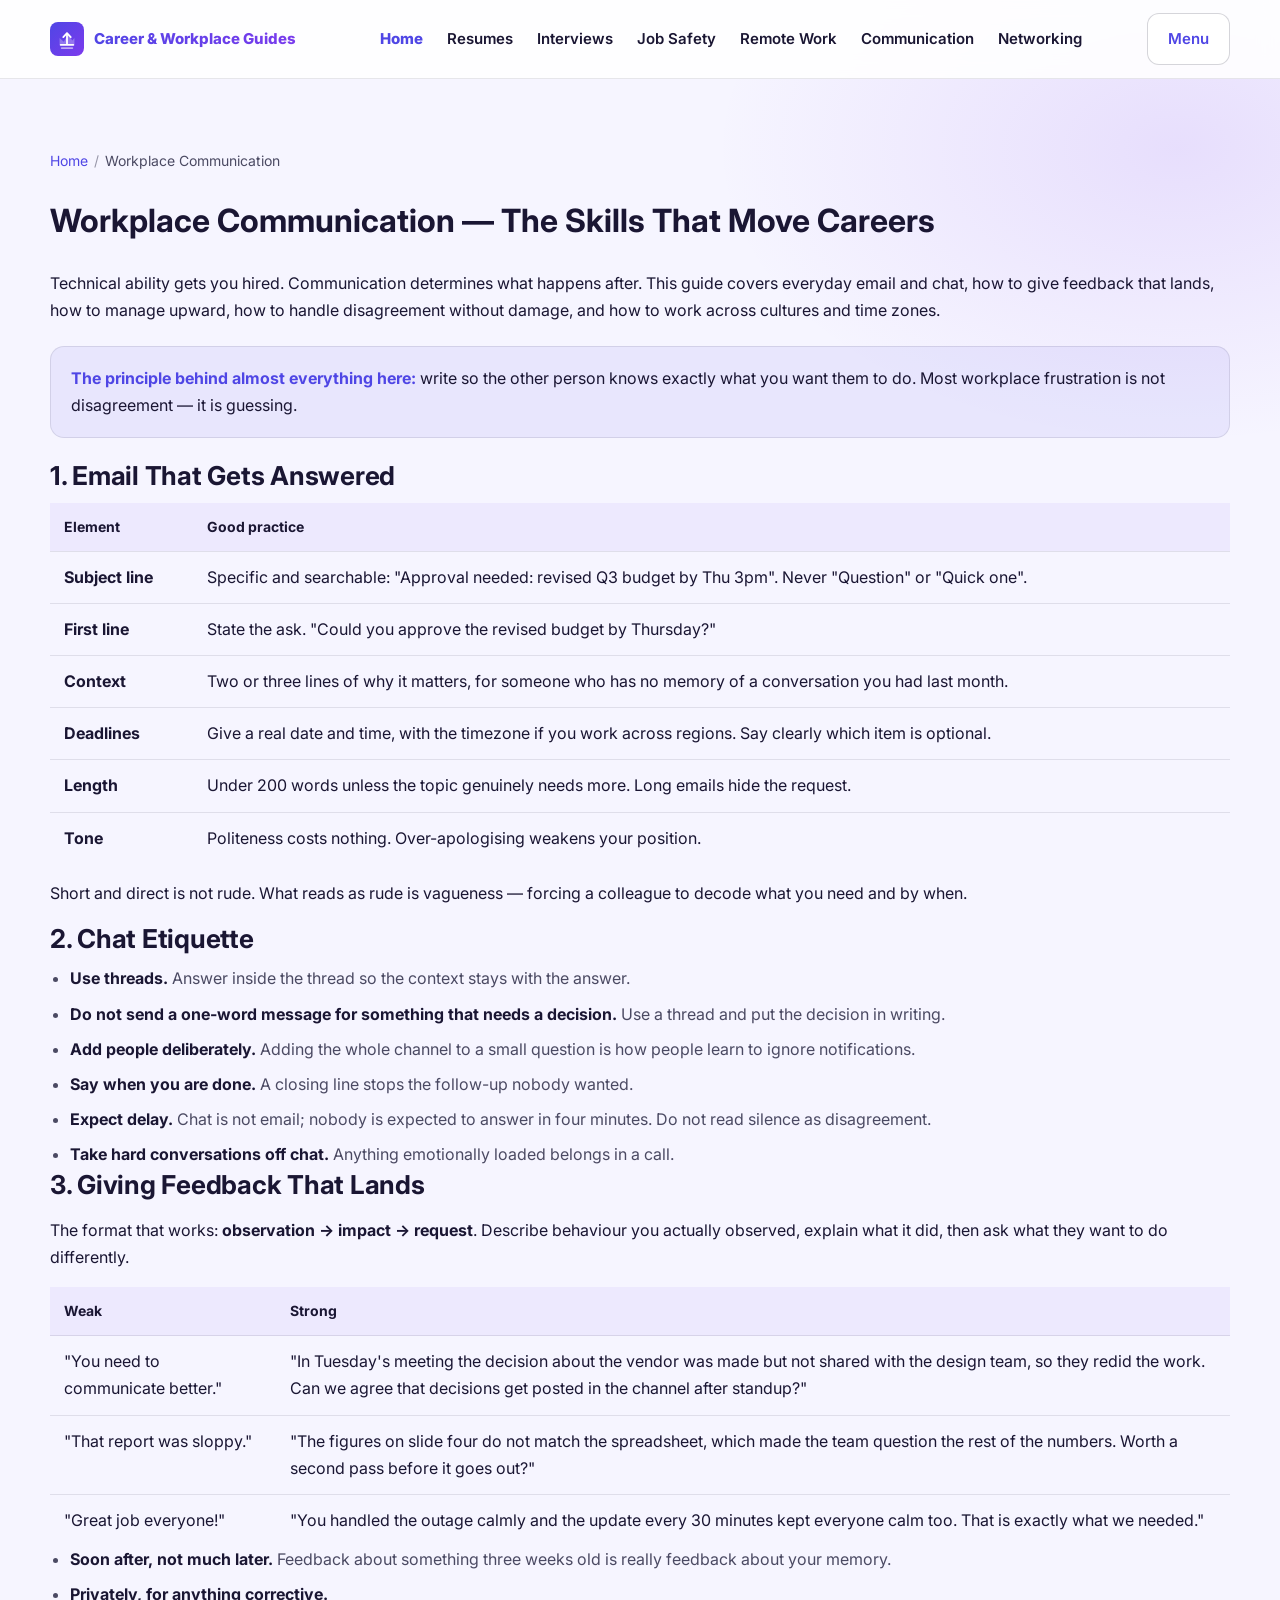
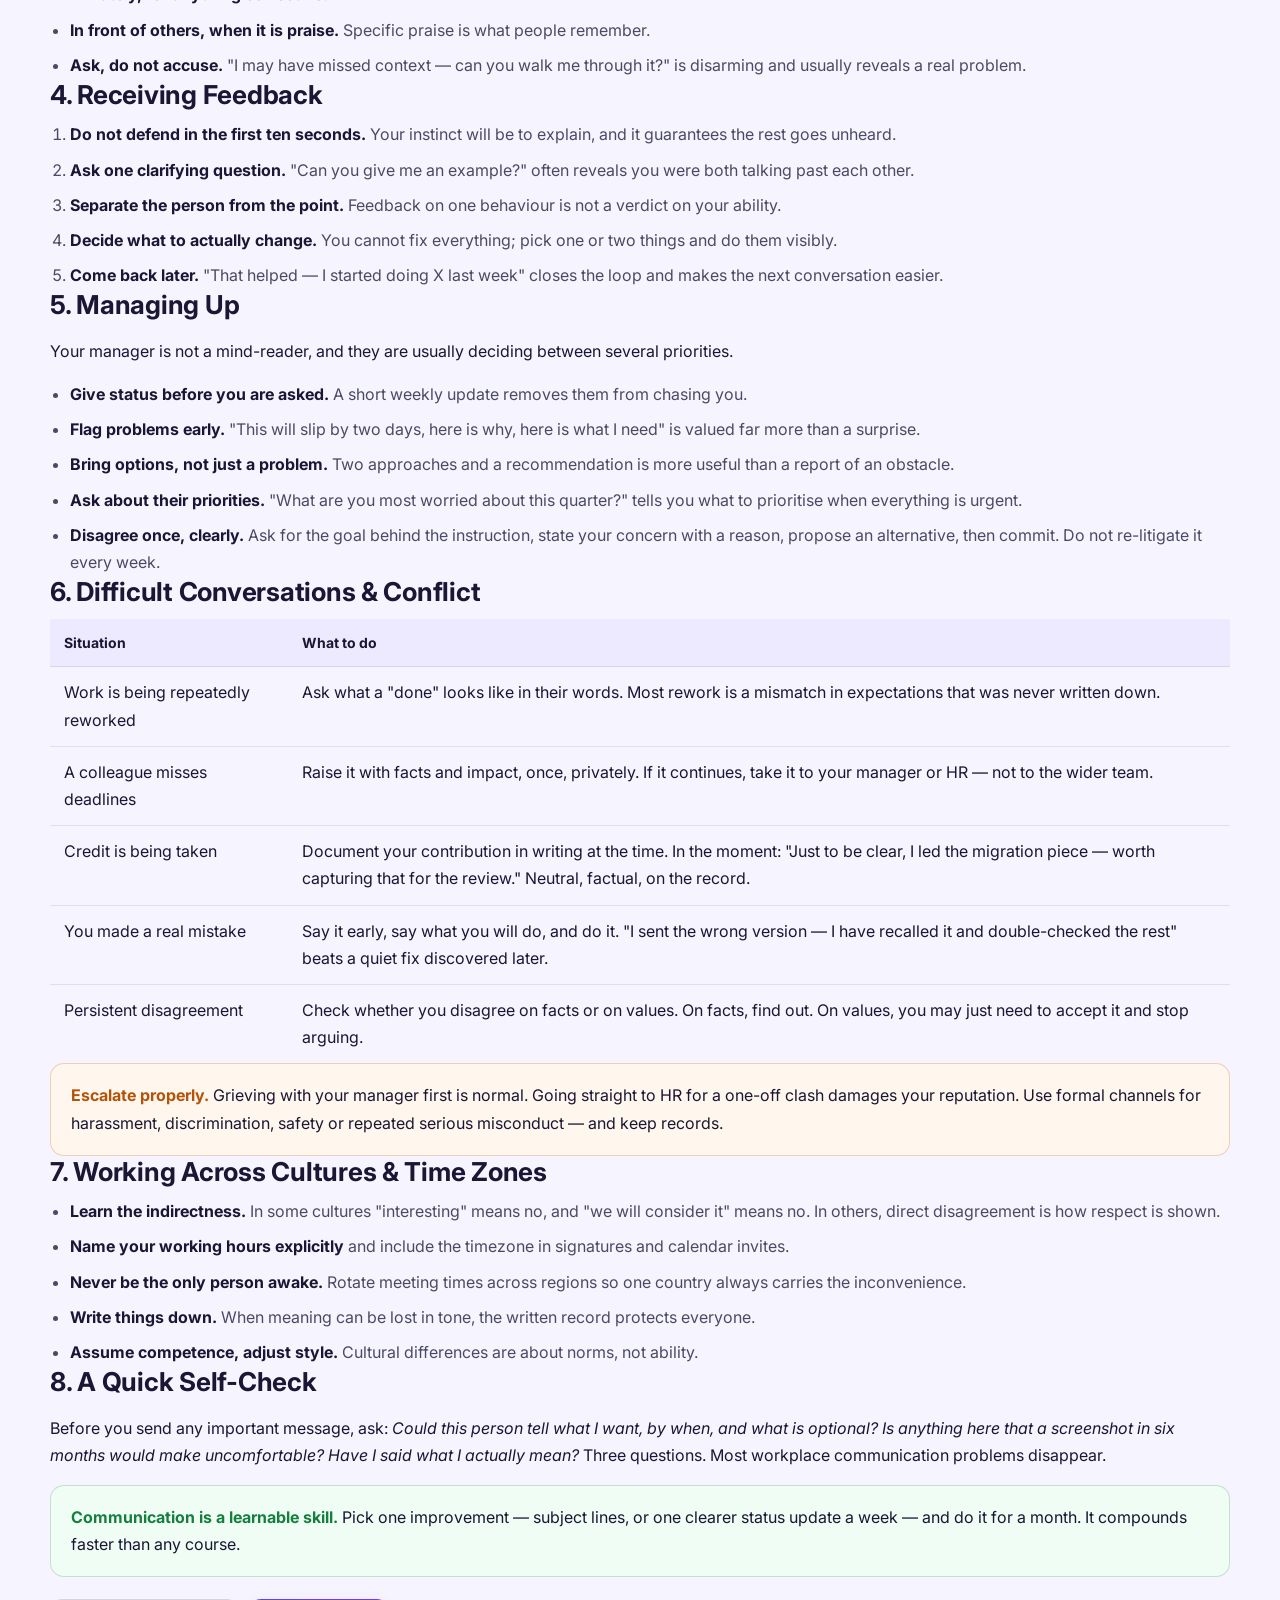
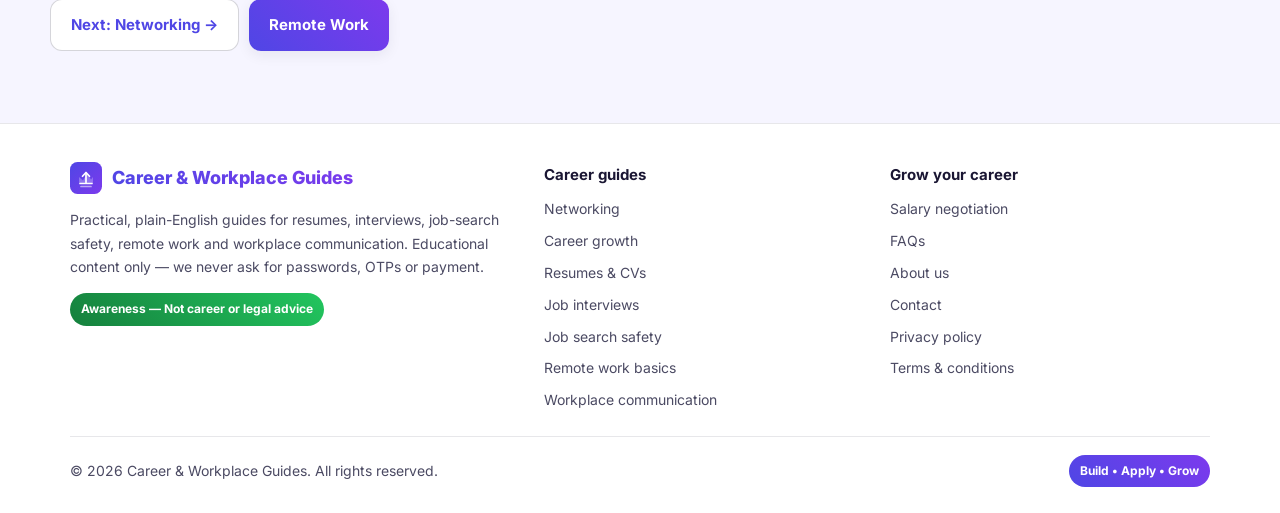
<file: workplace-communication.html>
<!doctype html>
<html lang="en">
<head>
<meta charset="utf-8">
<meta name="viewport" content="width=device-width, initial-scale=1"/>
<link rel="icon" href="favicon.svg">
<title>Workplace Communication | Career &amp; Workplace Guides</title>
<meta name="description" content="Workplace communication essentials: email and chat etiquette, giving and receiving feedback, managing up, difficult conversations, and cross-cultural awareness.">
<link rel="preconnect" href="https://fonts.googleapis.com"><link rel="preconnect" href="https://fonts.gstatic.com" crossorigin>
<link href="https://fonts.googleapis.com/css2?family=Inter:wght@400;600;800&display=swap" rel="stylesheet">
<link rel="stylesheet" href="assets/css/style.css" />
<script type="application/ld+json">{"@context":"https://schema.org","@graph":[{"@type":"Article","headline":"Workplace Communication \u2014 The Skills That Move Careers","url":"https://careerworkplaceguides.example/workplace-communication.html"},{"@type":"FAQPage","mainEntity":[{"@type":"Question","name":"How do I give feedback to a colleague?","acceptedAnswer":{"@type":"Answer","text":"Be specific about the behaviour and its effect, not about the person. Describe what you observed, explain the impact, then suggest what would be better. Do it soon after the event, and ask a question rather than delivering a verdict."}},{"@type":"Question","name":"How do I push back on my manager?","acceptedAnswer":{"@type":"Answer","text":"Ask for the goal behind the instruction, offer your concern with a reason, and propose an alternative rather than only objecting. Frame it as helping them reach the outcome they want, and pick your moment rather than reacting in the moment."}},{"@type":"Question","name":"Is email making me look rude?","acceptedAnswer":{"@type":"Answer","text":"Short and direct is not rude. What reads as rude is vagueness and ambiguity that forces the reader to guess. Clear subject lines, an explicit ask with a deadline, and stating which point is optional remove almost all of the friction."}}]}]}</script>
</head>
<body>
  <nav class="nav">
    <div class="container nav-inner">
      <a class="logo" href="index.html" aria-label="Career and Workplace Guides home"><img
          src="assets/img/logo-shield.svg" alt="Career and Workplace Guides icon" width="34" height="34"><span> Career
          &amp; Workplace Guides</span></a>
      <div class="menu" data-nav-menu> <a href="index.html" class="active">Home</a>
        <a href="resumes.html">Resumes</a>
        <a href="interviews.html">Interviews</a>
        <a href="job-search-safety.html">Job Safety</a>
        <a href="remote-work.html">Remote Work</a>
        <a href="workplace-communication.html">Communication</a>
        <a href="networking.html">Networking</a>
      </div>
      <div class="right">
        <a class="btn ghost" data-nav-toggle aria-expanded="false">Menu</a>
      </div>
    </div>
  </nav>
<main class="section container">
  <nav class="breadcrumb"><a href="index.html">Home</a><span class="sep">/</span><span>Workplace Communication</span></nav>
  <h1>Workplace Communication &mdash; The Skills That Move Careers</h1>
  <p>Technical ability gets you hired. Communication determines what happens after. This guide covers everyday email and chat, how to give feedback that lands, how to manage upward, how to handle disagreement without damage, and how to work across cultures and time zones.</p>
  <div class="note" style="margin:22px 0"><b>The principle behind almost everything here:</b> write so the other person knows exactly what you want them to do. Most workplace frustration is not disagreement &mdash; it is guessing.</div>

  <h2>1. Email That Gets Answered</h2>
  <table class="table"><thead><tr><th>Element</th><th>Good practice</th></tr></thead><tbody><tr><td><strong>Subject line</strong></td><td>Specific and searchable: "Approval needed: revised Q3 budget by Thu 3pm". Never "Question" or "Quick one".</td></tr><tr><td><strong>First line</strong></td><td>State the ask. "Could you approve the revised budget by Thursday?"</td></tr><tr><td><strong>Context</strong></td><td>Two or three lines of why it matters, for someone who has no memory of a conversation you had last month.</td></tr><tr><td><strong>Deadlines</strong></td><td>Give a real date and time, with the timezone if you work across regions. Say clearly which item is optional.</td></tr><tr><td><strong>Length</strong></td><td>Under 200 words unless the topic genuinely needs more. Long emails hide the request.</td></tr><tr><td><strong>Tone</strong></td><td>Politeness costs nothing. Over-apologising weakens your position.</td></tr></tbody></table>
  <p>Short and direct is not rude. What reads as rude is vagueness &mdash; forcing a colleague to decode what you need and by when.</p>

  <h2>2. Chat Etiquette</h2>
  <ul class="list">
    <li><strong>Use threads.</strong> Answer inside the thread so the context stays with the answer.</li>
    <li><strong>Do not send a one-word message for something that needs a decision.</strong> Use a thread and put the decision in writing.</li>
    <li><strong>Add people deliberately.</strong> Adding the whole channel to a small question is how people learn to ignore notifications.</li>
    <li><strong>Say when you are done.</strong> A closing line stops the follow-up nobody wanted.</li>
    <li><strong>Expect delay.</strong> Chat is not email; nobody is expected to answer in four minutes. Do not read silence as disagreement.</li>
    <li><strong>Take hard conversations off chat.</strong> Anything emotionally loaded belongs in a call.</li>
  </ul>

  <h2>3. Giving Feedback That Lands</h2>
  <p>The format that works: <strong>observation &rarr; impact &rarr; request</strong>. Describe behaviour you actually observed, explain what it did, then ask what they want to do differently.</p>
  <table class="table"><thead><tr><th>Weak</th><th>Strong</th></tr></thead><tbody><tr><td>"You need to communicate better."</td><td>"In Tuesday's meeting the decision about the vendor was made but not shared with the design team, so they redid the work. Can we agree that decisions get posted in the channel after standup?"</td></tr><tr><td>"That report was sloppy."</td><td>"The figures on slide four do not match the spreadsheet, which made the team question the rest of the numbers. Worth a second pass before it goes out?"</td></tr><tr><td>"Great job everyone!"</td><td>"You handled the outage calmly and the update every 30 minutes kept everyone calm too. That is exactly what we needed."</td></tr></tbody></table>
  <ul class="list">
    <li><strong>Soon after, not much later.</strong> Feedback about something three weeks old is really feedback about your memory.</li>
    <li><strong>Privately, for anything corrective.</strong></li>
    <li><strong>In front of others, when it is praise.</strong> Specific praise is what people remember.</li>
    <li><strong>Ask, do not accuse.</strong> "I may have missed context &mdash; can you walk me through it?" is disarming and usually reveals a real problem.</li>
  </ul>

  <h2>4. Receiving Feedback</h2>
  <ol class="list">
    <li><strong>Do not defend in the first ten seconds.</strong> Your instinct will be to explain, and it guarantees the rest goes unheard.</li>
    <li><strong>Ask one clarifying question.</strong> "Can you give me an example?" often reveals you were both talking past each other.</li>
    <li><strong>Separate the person from the point.</strong> Feedback on one behaviour is not a verdict on your ability.</li>
    <li><strong>Decide what to actually change.</strong> You cannot fix everything; pick one or two things and do them visibly.</li>
    <li><strong>Come back later.</strong> "That helped &mdash; I started doing X last week" closes the loop and makes the next conversation easier.</li>
  </ol>

  <h2>5. Managing Up</h2>
  <p>Your manager is not a mind-reader, and they are usually deciding between several priorities.</p>
  <ul class="list">
    <li><strong>Give status before you are asked.</strong> A short weekly update removes them from chasing you.</li>
    <li><strong>Flag problems early.</strong> "This will slip by two days, here is why, here is what I need" is valued far more than a surprise.</li>
    <li><strong>Bring options, not just a problem.</strong> Two approaches and a recommendation is more useful than a report of an obstacle.</li>
    <li><strong>Ask about their priorities.</strong> "What are you most worried about this quarter?" tells you what to prioritise when everything is urgent.</li>
    <li><strong>Disagree once, clearly.</strong> Ask for the goal behind the instruction, state your concern with a reason, propose an alternative, then commit. Do not re-litigate it every week.</li>
  </ul>

  <h2>6. Difficult Conversations &amp; Conflict</h2>
  <table class="table"><thead><tr><th>Situation</th><th>What to do</th></tr></thead><tbody><tr><td>Work is being repeatedly reworked</td><td>Ask what a "done" looks like in their words. Most rework is a mismatch in expectations that was never written down.</td></tr><tr><td>A colleague misses deadlines</td><td>Raise it with facts and impact, once, privately. If it continues, take it to your manager or HR &mdash; not to the wider team.</td></tr><tr><td>Credit is being taken</td><td>Document your contribution in writing at the time. In the moment: "Just to be clear, I led the migration piece &mdash; worth capturing that for the review." Neutral, factual, on the record.</td></tr><tr><td>You made a real mistake</td><td>Say it early, say what you will do, and do it. "I sent the wrong version &mdash; I have recalled it and double-checked the rest" beats a quiet fix discovered later.</td></tr><tr><td>Persistent disagreement</td><td>Check whether you disagree on facts or on values. On facts, find out. On values, you may just need to accept it and stop arguing.</td></tr></tbody></table>
  <div class="note warn"><b>Escalate properly.</b> Grieving with your manager first is normal. Going straight to HR for a one-off clash damages your reputation. Use formal channels for harassment, discrimination, safety or repeated serious misconduct &mdash; and keep records.</div>

  <h2>7. Working Across Cultures &amp; Time Zones</h2>
  <ul class="list">
    <li><strong>Learn the indirectness.</strong> In some cultures "interesting" means no, and "we will consider it" means no. In others, direct disagreement is how respect is shown.</li>
    <li><strong>Name your working hours explicitly</strong> and include the timezone in signatures and calendar invites.</li>
    <li><strong>Never be the only person awake.</strong> Rotate meeting times across regions so one country always carries the inconvenience.</li>
    <li><strong>Write things down.</strong> When meaning can be lost in tone, the written record protects everyone.</li>
    <li><strong>Assume competence, adjust style.</strong> Cultural differences are about norms, not ability.</li>
  </ul>

  <h2>8. A Quick Self-Check</h2>
  <p>Before you send any important message, ask: <em>Could this person tell what I want, by when, and what is optional? Is anything here that a screenshot in six months would make uncomfortable? Have I said what I actually mean?</em> Three questions. Most workplace communication problems disappear.</p>
  <div class="note ok"><b>Communication is a learnable skill.</b> Pick one improvement &mdash; subject lines, or one clearer status update a week &mdash; and do it for a month. It compounds faster than any course.</div>
  <div style="display:flex;gap:10px;flex-wrap:wrap;margin-top:22px"><a class="btn ghost" href="networking.html">Next: Networking &rarr;</a><a class="btn" href="remote-work.html">Remote Work</a></div>
</main>
<footer class="footer">
  <div class="container">
    <div class="footer-grid">
      <div>
        <a class="logo" href="index.html"><img src="assets/img/logo-shield.svg" alt="" width="32" height="32"><span> Career &amp; Workplace Guides</span></a>
        <p>Practical, plain-English guides for resumes, interviews, job-search safety, remote work and workplace communication. Educational content only &mdash; we never ask for passwords, OTPs or payment.</p>
        <span class="badge badge-green">Awareness &mdash; Not career or legal advice</span>
      </div>
      <div>
        <h4>Career guides</h4>
        <ul class="footer-links">
           <li><a href="networking.html">Networking</a></li>
          <li><a href="career-growth.html">Career growth</a></li>
          <li><a href="resumes.html">Resumes &amp; CVs</a></li>
          <li><a href="interviews.html">Job interviews</a></li>
          <li><a href="job-search-safety.html">Job search safety</a></li>
          <li><a href="remote-work.html">Remote work basics</a></li>
          <li><a href="workplace-communication.html">Workplace communication</a></li>
        </ul>
      </div>
      <div>
        <h4>Grow your career</h4>
        <ul class="footer-links">
         
          <li><a href="salary-negotiation.html">Salary negotiation</a></li>
          <li><a href="faqs.html">FAQs</a></li>
          <li><a href="about.html">About us</a></li>
          <li><a href="contact-us.html">Contact</a></li>
          <li><a href="privacy-policy.html">Privacy policy</a></li>
          <li><a href="terms-conditions.html">Terms &amp; conditions</a></li>
        </ul>
      </div>
    </div>
    <div class="footer-bottom">
      <div>&copy; <span data-year>2026</span> Career &amp; Workplace Guides. All rights reserved.</div>
      <div style="display:flex;gap:10px;align-items:center;flex-wrap:wrap"><span class="badge">Build &bull; Apply &bull; Grow</span></div>
    </div>
  </div>
</footer>
<script src="assets/js/main.js"></script>
</body>
</html>
</file>
<file: assets/css/style.css>
/* Career & Workplace Guides - Indigo + Violet theme */
:root {
  --bg: #f6f5ff;
  --bg-alt: #ede9fe;
  --card: #ffffff;
  --muted: #4b4a63;
  --text: #1a1633;
  --a: #4f46e5;
  --b: #7c3aed;
  --a-soft: rgba(79, 70, 229, .08);
  --line: rgba(26, 22, 51, .10);
  --line-strong: rgba(26, 22, 51, .18);
  --warn: #b45309;
  --warn-soft: #fff7ed;
  --danger: #b91c1c;
  --danger-soft: #fef2f2;
  --ok: #15803d;
  --ok-soft: #f0fdf4;
  --shadow: 0 10px 30px rgba(26, 22, 51, .10);
  --shadow-sm: 0 4px 14px rgba(26, 22, 51, .07);
}

* {
  box-sizing: border-box
}

html,
body {
  margin: 0;
  padding: 0
}

html {
  scroll-behavior: smooth
}

body {
  font-family: Inter, Poppins, system-ui, -apple-system, "Segoe UI", Roboto, Arial, sans-serif;
  color: var(--text);
  background:
    radial-gradient(1100px 700px at 8% -10%, rgba(79, 70, 229, .12), transparent 42%),
    radial-gradient(1100px 700px at 92% 4%, rgba(124, 58, 237, .12), transparent 42%),
    var(--bg);
  line-height: 1.7;
  -webkit-font-smoothing: antialiased;
}

img {
  max-width: 100%
}

a {
  color: var(--a)
}

.container {
  max-width: 1180px;
  margin: 0 auto;
  padding: 0 20px
}

/* ---------- nav ---------- */
.nav {
  position: sticky;
  top: 0;
  z-index: 50;
  background: rgba(255, 255, 255, .88);
  backdrop-filter: blur(10px);
  border-bottom: 1px solid var(--line)
}

.nav-inner {
  display: flex;
  align-items: center;
  justify-content: space-between;
  padding: 13px 0;
  gap: 12px
}

.nav a {
  color: var(--text);
  text-decoration: none;
  margin-left: 18px;
  font-weight: 600;
  font-size: 15px
}

.nav a:hover {
  color: var(--a)
}

.logo {
  display: flex;
  align-items: center;
  gap: 10px;
  text-decoration: none;
  margin: 0 !important;
  font-size: 18px
}

.logo span {
  font-weight: 800;
  background: linear-gradient(45deg, var(--a), var(--b));
  -webkit-background-clip: text;
  background-clip: text;
  color: transparent
}

.menu {
  display: flex;
  align-items: center;
  gap: 6px;
  flex-wrap: wrap
}

.menu a.active {
  color: var(--a);
  font-weight: 800
}

.right {
  display: flex;
  align-items: center;
  gap: 8px
}

/* ---------- buttons ---------- */
.btn {
  display: inline-flex;
  align-items: center;
  gap: 10px;
  padding: 12px 20px;
  border-radius: 12px;
  background: linear-gradient(45deg, var(--a), var(--b));
  color: #fff;
  text-decoration: none;
  font-weight: 700;
  border: 0;
  box-shadow: var(--shadow-sm);
  cursor: pointer;
  font-size: 15px;
  font-family: inherit
}

.btn:hover {
  filter: brightness(1.07);
  color: #fff
}

.btn.ghost {
  background: #fff;
  border: 1px solid var(--line-strong);
  color: var(--a);
  box-shadow: none
}

.btn.ghost:hover {
  background: var(--a-soft)
}

.nav .btn {
  margin: 0
}

/* ---------- hero ---------- */
.hero {
  padding: 64px 0 36px
}

.hero .grid {
  display: grid;
  grid-template-columns: 1.15fr 1fr;
  gap: 34px;
  align-items: center
}

.hero h1 {
  font-size: clamp(30px, 4.6vw, 50px);
  line-height: 1.15;
  margin: 16px 0 14px;
  letter-spacing: -.02em
}

.hero p {
  font-size: 18px;
  color: var(--muted);
  margin: 0 0 22px;
  max-width: 56ch
}

.eyebrow {
  font-size: 13px;
  font-weight: 700;
  letter-spacing: .09em;
  text-transform: uppercase;
  color: var(--a);
  background: var(--a-soft);
  display: inline-block;
  padding: 7px 13px;
  border-radius: 999px
}

/* ---------- cards / sections ---------- */
.section {
  padding: 52px 0
}

.section.tint {
  background: var(--bg-alt);
  border-block: 1px solid var(--line)
}

.section h2 {
  font-size: clamp(18px, 3vw, 26px);
  line-height: 1.25;
  margin: 0 0 10px;
  letter-spacing: -.01em
}

.section .lead {
  color: var(--muted);
  font-size: 17px;
  max-width: 70ch;
  margin: 0 0 26px
}

.eyebrow-title {
  margin: 0 0 8px
}

.center {
  text-align: center
}

.center .lead {
  margin-left: auto;
  margin-right: auto
}

.card {
  background: var(--card);
  border: 1px solid var(--line);
  border-radius: 18px;
  padding: 24px;
  box-shadow: var(--shadow-sm)
}

.card h3 {
  margin: 0 0 8px;
  font-size: 20px
}

.card p {
  margin: 0;
  color: var(--muted)
}

.grid-2 {
  display: grid;
  grid-template-columns: 1fr 1fr;
  gap: 18px
}

.grid-3 {
  display: grid;
  grid-template-columns: repeat(3, 1fr);
  gap: 18px
}

.grid-4 {
  display: grid;
  grid-template-columns: repeat(4, 1fr);
  gap: 18px
}

.stack>*+* {
  margin-top: 14px
}

/* ---------- topic tiles ---------- */
.topic {
  display: flex;
  flex-direction: column;
  gap: 10px;
  background: var(--card);
  border: 1px solid var(--line);
  border-radius: 18px;
  padding: 24px;
  box-shadow: var(--shadow-sm);
  text-decoration: none;
  color: inherit;
  transition: transform .18s ease, box-shadow .18s ease, border-color .18s ease
}

.topic:hover {
  transform: translateY(-4px);
  box-shadow: var(--shadow);
  border-color: rgba(79, 70, 229, .35)
}

.topic .ico {
  width: 46px;
  height: 46px;
  border-radius: 13px;
  display: grid;
  place-items: center;
  font-size: 22px;
  background: var(--a-soft);
  border: 1px solid var(--line)
}

.topic h3 {
  margin: 0;
  font-size: 19px;
  color: var(--text)
}

.topic p {
  margin: 0;
  color: var(--muted);
  font-size: 15px
}

.topic .more {
  margin-top: auto;
  padding-top: 6px;
  font-weight: 700;
  color: var(--a);
  font-size: 14px
}

.showcase {
  display: grid;
  grid-template-columns: repeat(3, 1fr);
  gap: 18px
}

/* ---------- lists / steps ---------- */
.list {
  margin: 0;
  padding-left: 20px;
  display: flex;
  flex-direction: column;
  gap: 8px;
  color: var(--muted)
}

.list strong {
  color: var(--text)
}

.checks {
  list-style: none;
  margin: 0;
  padding: 0;
  display: grid;
  gap: 10px
}

.checks li {
  position: relative;
  padding-left: 32px;
  color: var(--muted)
}

.checks li::before {
  content: "\2713";
  position: absolute;
  left: 0;
  top: -1px;
  width: 22px;
  height: 22px;
  border-radius: 50%;
  background: var(--ok-soft);
  color: var(--ok);
  font-weight: 800;
  font-size: 13px;
  display: grid;
  place-items: center;
  border: 1px solid rgba(21, 128, 61, .22)
}

.crosses {
  list-style: none;
  margin: 0;
  padding: 0;
  display: grid;
  gap: 10px
}

.crosses li {
  position: relative;
  padding-left: 32px;
  color: var(--muted)
}

.crosses li::before {
  content: "\2715";
  position: absolute;
  left: 0;
  top: -1px;
  width: 22px;
  height: 22px;
  border-radius: 50%;
  background: var(--danger-soft);
  color: var(--danger);
  font-weight: 800;
  font-size: 12px;
  display: grid;
  place-items: center;
  border: 1px solid rgba(185, 28, 28, .22)
}

.steps {
  list-style: none;
  margin: 0;
  padding: 0;
  counter-reset: s;
  display: grid;
  gap: 16px;
  grid-auto-flow: column;
}

.steps li {
  counter-increment: s;
  position: relative;
  background: var(--card);
  border: 1px solid var(--line);
  border-radius: 14px;
  box-shadow: var(--shadow-sm)
}



.steps strong {
  display: block;
  margin-bottom: 2px
}

.steps span {
  color: #fff;
  font-size: 15px
}

/* ---------- callouts ---------- */
.note {
  border-radius: 14px;
  padding: 18px 20px;
  border: 1px solid var(--line);
  background: var(--a-soft);
  color: var(--text)
}

.note.warn {
  background: var(--warn-soft);
  border-color: rgba(180, 83, 9, .24)
}

.note.warn b {
  color: var(--warn)
}

.note.danger {
  background: var(--danger-soft);
  border-color: rgba(185, 28, 28, .22)
}

.note.danger b {
  color: var(--danger)
}

.note.ok {
  background: var(--ok-soft);
  border-color: rgba(21, 128, 61, .22)
}

.note.ok b {
  color: var(--ok)
}

.note b {
  color: var(--a)
}

/* ---------- stats / badges ---------- */
.stats {
  display: grid;
  grid-template-columns: repeat(4, 1fr);
  gap: 18px
}

.stat {
  text-align: center;
  background: var(--card);
  border: 1px solid var(--line);
  border-radius: 16px;
  padding: 22px 16px;
  box-shadow: var(--shadow-sm)
}

.stat .n {
  font-size: 34px;
  font-weight: 900;
  line-height: 1.15;
  background: linear-gradient(45deg, var(--a), var(--b));
  -webkit-background-clip: text;
  background-clip: text;
  color: transparent
}

.stat .t {
  color: var(--muted);
  font-size: 14px
}

.badge {
  font-size: 12px;
  font-weight: 700;
  color: #fff;
  background: linear-gradient(45deg, var(--a), var(--b));
  display: inline-block;
  padding: 6px 11px;
  border-radius: 999px
}

.badge-blue {
  background: linear-gradient(45deg, var(--a), var(--b))
}

.badge-green {
  background: linear-gradient(45deg, #15803d, #22c55e)
}

.badge-amber {
  background: linear-gradient(45deg, #b45309, #f59e0b)
}

.kudos {
  display: flex;
  flex-wrap: wrap;
  gap: 10px;
  margin-top: 18px
}

.kudos .pill {
  padding: 8px 13px;
  border: 1px solid var(--line-strong);
  border-radius: 999px;
  color: var(--muted);
  font-size: 13px;
  background: #fff
}

.pill-row {
  display: flex;
  flex-wrap: wrap;
  gap: 8px;
  margin-top: 12px
}

/* ---------- faq ---------- */
.faq-item {
  background: var(--card);
  border: 1px solid var(--line);
  border-radius: 14px;
  padding: 18px 20px;
  box-shadow: var(--shadow-sm)
}

.faq-item+.faq-item {
  margin-top: 12px
}

.faq-item summary {
  cursor: pointer;
  font-weight: 700;
  list-style: none;
  display: flex;
  justify-content: space-between;
  gap: 14px;
  align-items: center
}

.faq-item summary::-webkit-details-marker {
  display: none
}

.faq-item summary::after {
  content: "+";
  font-size: 22px;
  color: var(--a);
  font-weight: 800;
  line-height: 1
}

.faq-item[open] summary::after {
  content: "-"
}

.faq-item p {
  margin: 12px 0 0;
  color: var(--muted)
}

/* ---------- table ---------- */
.table-wrap {
  overflow-x: auto;
  border: 1px solid var(--line);
  border-radius: 14px;
  background: var(--card);
  box-shadow: var(--shadow-sm)
}

.table {
  width: 100%;
  border-collapse: collapse;
  min-width: 520px
}

.table th,
.table td {
  border-bottom: 1px solid var(--line);
  padding: 12px 14px;
  text-align: left;
  vertical-align: top
}

.table thead th {
  background: var(--bg-alt);
  font-size: 14px;
  color: var(--text)
}

.table tbody tr:last-child td {
  border-bottom: 0
}

/* ---------- forms ---------- */
label {
  display: block;
  font-weight: 600;
  font-size: 14px;
  margin-bottom: 6px
}

.input,
input,
textarea,
select {
  width: 100%;
  padding: 13px 14px;
  border-radius: 12px;
  border: 1px solid var(--line-strong);
  background: #fff;
  color: var(--text);
  font-family: inherit;
  font-size: 15px
}

input:focus,
textarea:focus,
select:focus {
  outline: 2px solid rgba(79, 70, 229, .35);
  outline-offset: 1px;
  border-color: var(--a)
}

.form-row {
  display: grid;
  grid-template-columns: 1fr 1fr;
  gap: 14px
}

.hint {
  font-size: 13px;
  color: var(--muted);
  margin-top: 8px
}

/* ---------- article ---------- */
.breadcrumb {
  display: flex;
  flex-wrap: wrap;
  gap: 6px;
  align-items: center;
  margin: 18px 0 6px;
  color: var(--muted);
  font-size: 14px
}

.breadcrumb a {
  color: var(--a);
  text-decoration: none
}

.breadcrumb .sep {
  opacity: .55
}

.article {
  max-width: 820px
}

.article h2 {
  margin: 38px 0 10px;
  font-size: clamp(21px, 2.6vw, 27px);
  line-height: 1.3
}

.article h3 {
  margin: 26px 0 8px;
  font-size: 19px
}

.article p {
  color: var(--muted)
}

.article ul,
.article ol {
  color: var(--muted);
  display: flex;
  flex-direction: column;
  gap: 8px;
  padding-left: 22px
}

.prose-hero {
  background: var(--card);
  border: 1px solid var(--line);
  border-radius: 20px;
  padding: 30px;
  box-shadow: var(--shadow-sm);
  margin-top: 16px
}

.prose-hero h1 {
  margin: 0 0 12px;
  font-size: clamp(27px, 3.8vw, 40px);
  line-height: 1.2;
  letter-spacing: -.02em
}

.prose-hero p {
  margin: 0;
  color: var(--muted);
  font-size: 17px
}

/* ---------- cta ---------- */
.cta {
  background: linear-gradient(45deg, var(--a), var(--b));
  color: #fff;
  border-radius: 20px;
  padding: 32px;
  text-align: center;
  box-shadow: var(--shadow)
}

.cta h2 {
  margin: 0 0 8px;
  color: #fff
}

.cta p {
  margin: 0 auto 20px;
  color: rgba(255, 255, 255, .92);
  max-width: 60ch
}

.cta .btn {
  background: #fff;
  color: var(--a);
  box-shadow: none
}

.cta .btn.ghost {
  background: transparent;
  color: #fff;
  border-color: rgba(255, 255, 255, .5)
}

/* ---------- footer ---------- */
.footer {
  padding: 38px 0 26px;
  border-top: 1px solid var(--line);
  background: #fff;
  color: var(--muted);
  font-size: 14px;
  margin-top: 20px
}

.footer-grid {
  display: grid;
  grid-template-columns: 1.4fr 1fr 1fr;
  gap: 26px;
  margin-bottom: 24px
}

.footer h4 {
  margin: 0 0 10px;
  font-size: 15px;
  color: var(--text)
}

.footer-links {
  list-style: none;
  margin: 0;
  padding: 0;
  display: flex;
  flex-direction: column;
  gap: 8px
}

.footer-links a {
  color: var(--muted);
  text-decoration: none
}

.footer-links a:hover {
  color: var(--a)
}

.footer .logo {
  margin-bottom: 10px
}

.footer-bottom {
  display: flex;
  align-items: center;
  justify-content: space-between;
  gap: 12px;
  flex-wrap: wrap;
  border-top: 1px solid var(--line);
  padding-top: 18px
}

/* ---------- illustrations ---------- */
.figure {
  margin: 0
}

.figure img {
  display: block;
  width: 100%;
  height: auto;
  border-radius: 20px
}

.figure figcaption {
  margin-top: 12px;
  font-size: 14px;
  color: var(--muted)
}



.hero-art img {
  box-shadow: var(--shadow-sm)
}

.art-band {
  margin-bottom: 26px
}

/* ---------- responsive ---------- */
@media(max-width:1000px) {

  .hero .grid,
  .grid-2,
  .grid-3,
  .grid-4,
  .showcase,
  .stats,
  .footer-grid {
    grid-template-columns: 1fr
  }

  .form-row {
    grid-template-columns: 1fr
  }
}

@media(max-width:760px) {
  .menu {
    display: none
  }

  .menu.open {
    display: flex;
    position: absolute;
    top: 100%;
    left: 0;
    right: 0;
    flex-direction: column;
    align-items: flex-start;
    background: #fff;
    border-bottom: 1px solid var(--line);
    padding: 14px 20px;
    gap: 2px;
    box-shadow: var(--shadow-sm)
  }

  .menu.open a {
    margin: 0;
    width: 100%;
    padding: 9px 0
  }

  .hero {
    padding: 40px 0 26px
  }

  .section {
    padding: 40px 0
  }

  .figure {
    margin: 0 auto 22px;
    max-width: 560px
  }

  .figure figcaption {
    text-align: center
  }
}

/* ---------- scam alert modal ---------- */
.modal {
  position: fixed;
  inset: 0;
  z-index: 200;
  display: none
}

.modal[hidden] {
  display: none
}

.modal.open {
  display: block
}

.modal-overlay {
  position: absolute;
  inset: 0;
  background: rgba(24, 16, 51, .64);
  backdrop-filter: blur(3px)
}

.modal-card {
  position: relative;
  z-index: 1;
  width: min(560px, calc(100% - 32px));
  margin: min(12vh, 110px) auto 0;
  background: var(--card);
  border: 1px solid var(--line);
  border-radius: 20px;
  box-shadow: 0 24px 60px rgba(0, 0, 0, .28);
  overflow: hidden;
  animation: modalIn .22s ease-out
}

@keyframes modalIn {
  from {
    opacity: 0;
    transform: translateY(14px) scale(.98)
  }

  to {
    opacity: 1;
    transform: none
  }
}

.modal-top {
  position: relative;
  display: flex;
  gap: 14px;
  align-items: flex-start;
  padding: 22px 24px;
  background: linear-gradient(135deg, var(--a), var(--b));
  color: #fff
}

.modal-badge {
  flex: 0 0 auto;
  display: grid;
  place-items: center;
  width: 42px;
  height: 42px;
  border-radius: 12px;
  background: rgba(255, 255, 255, .18);
  font-size: 22px
}

.modal-top h2 {
  margin: 0 0 4px;
  font-size: 20px;
  color: #fff
}

.modal-top p {
  margin: 0;
  font-size: 14px;
  line-height: 1.5;
  opacity: .93
}

.modal-close {
  position: absolute;
  top: 10px;
  right: 10px;
  width: 34px;
  height: 34px;
  border: 0;
  border-radius: 10px;
  background: rgba(255, 255, 255, .16);
  color: #fff;
  font-size: 20px;
  line-height: 1;
  cursor: pointer
}

.modal-close:hover {
  background: rgba(255, 255, 255, .3)
}

.modal-close:focus-visible {
  outline: 2px solid #fff;
  outline-offset: 2px
}

.modal-body {
  padding: 20px 24px 4px
}

.modal-body ul {
  margin: 0;
  padding-left: 18px;
  display: flex;
  flex-direction: column;
  gap: 9px
}

.modal-body li {
  font-size: 14.5px;
  line-height: 1.6;
  color: var(--muted)
}

.modal-body li b {
  color: var(--text)
}

.modal-foot {
  display: flex;
  gap: 10px;
  flex-wrap: wrap;
  padding: 18px 24px 22px
}

.modal-foot .btn {
  flex: 1 1 160px;
  justify-content: center
}

.modal-reopen {
  margin: 0 auto;
  display: block;
  background: none;
  border: 0;
  color: var(--a);
  font: inherit;
  font-size: 14px;
  font-weight: 600;
  text-decoration: underline;
  cursor: pointer;
  padding: 0
}

.modal-reopen:hover {
  color: var(--b)
}

.modal-reopen[hidden] {
  display: none
}

body.modal-open {
  overflow: hidden
}

@media(max-width:560px) {
  .modal-card {
    margin-top: 7vh
  }

  .modal-foot {
    flex-direction: column-reverse
  }
}

@media(prefers-reduced-motion:reduce) {
  .modal-card {
    animation: none
  }
}
</file>
